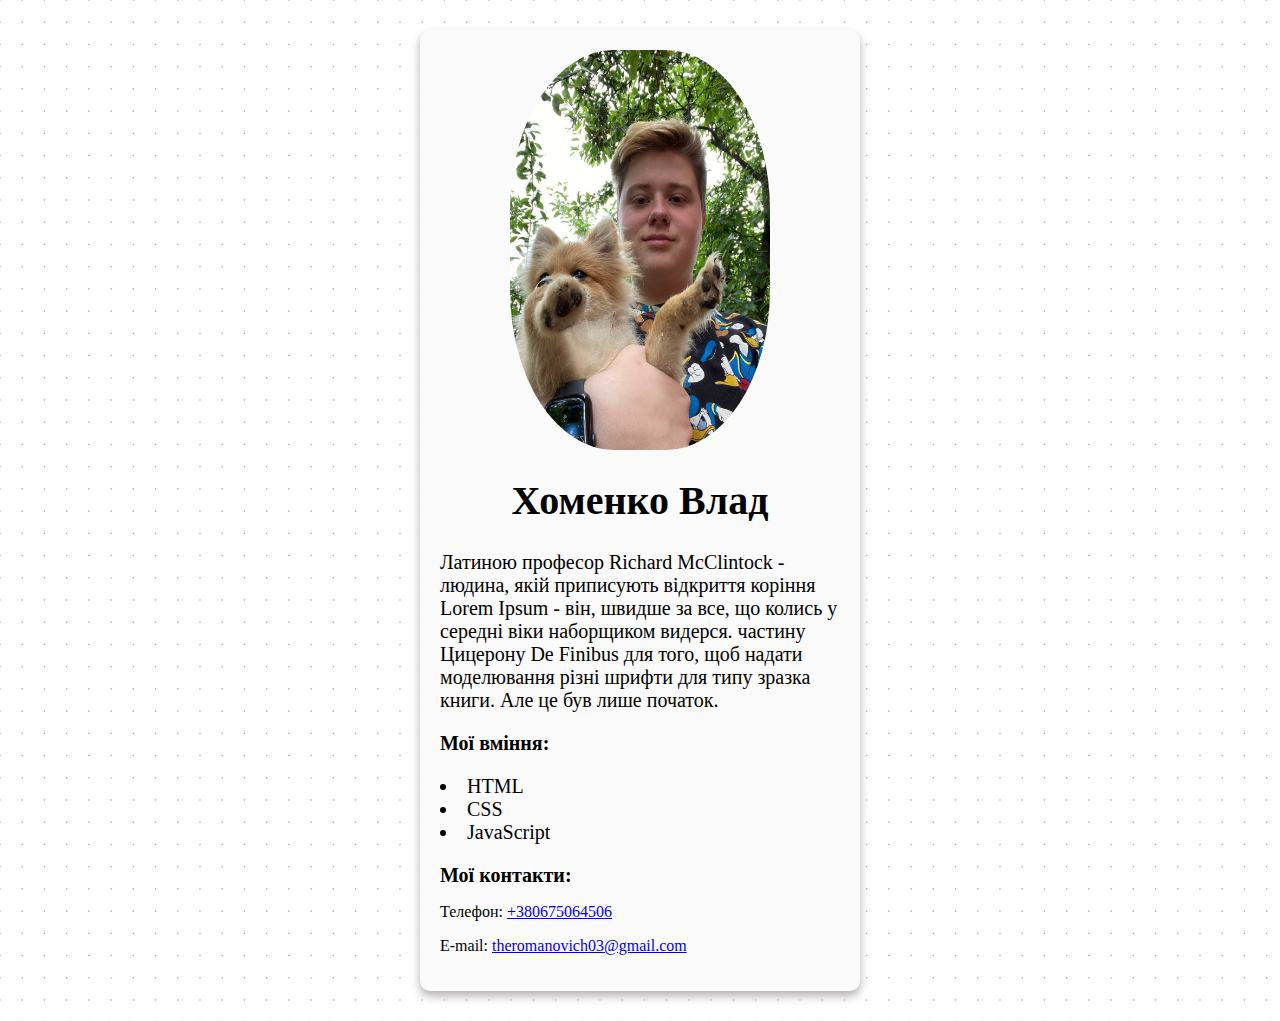
<file: cv/index.html>
<!DOCTYPE html>
<html lang="en">

<head>
    <meta charset="UTF-8">
    <meta http-equiv="X-UA-Compatible" content="IE=edge">
    <link href="style.css" rel="stylesheet" type="text/css">
    <meta name="viewport" content="width=device-width, initial-scale=1.0">
    <title>Візитка</title>
</head>

<body>
    <div class="card">
        <img class="card-photo" src="img/photo_2022-09-20_14-38-18.jpg" alt="Vlad Khomenko">
        <h1 class="card-title">Хоменко Влад</h1>
        <div class="card-text">
            <p>Латиною професор Richard McClintock - людина, якій приписують відкриття коріння
                Lorem Ipsum - він, швидше за все, що колись у середні віки наборщиком видерся.
                частину Цицерону De Finibus для того, щоб надати моделювання
                різні шрифти для типу зразка книги. Але це був лише початок.</p>

        </div>
        <h2 class="card-subtitle">Мої вміння:</h2>
        <ul class="card-list">
            <li>HTML</li>
            <li>CSS</li>
            <li>JavaScript</li>

        </ul>
        <h2 class="card-subtitle">Мої контакти:</h2>
        <p>Телефон: <a href="tell:+380675064506">+380675064506</a></p>
        <p>E-mail: <a href="mailto:theromanovich03@gmail.com">theromanovich03@gmail.com</a></p>

    </div>

</body>

</html>
</file>
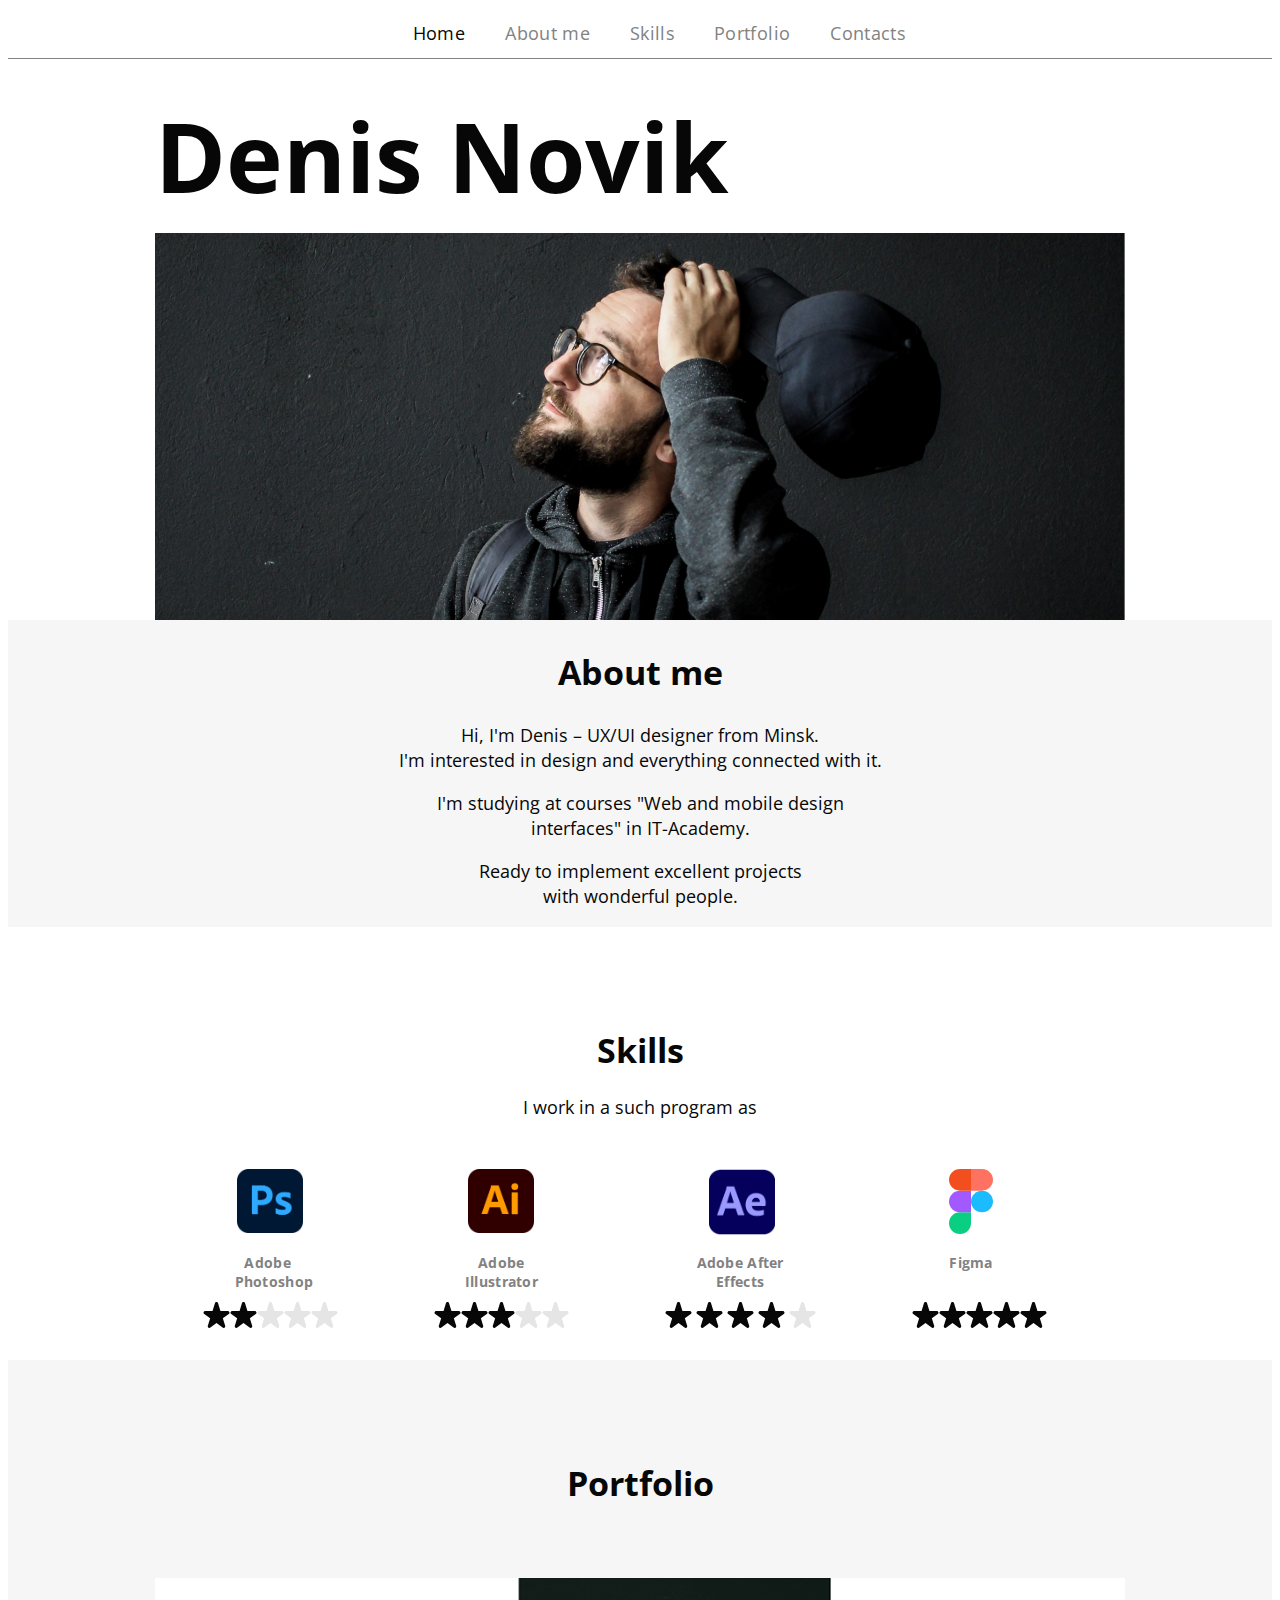
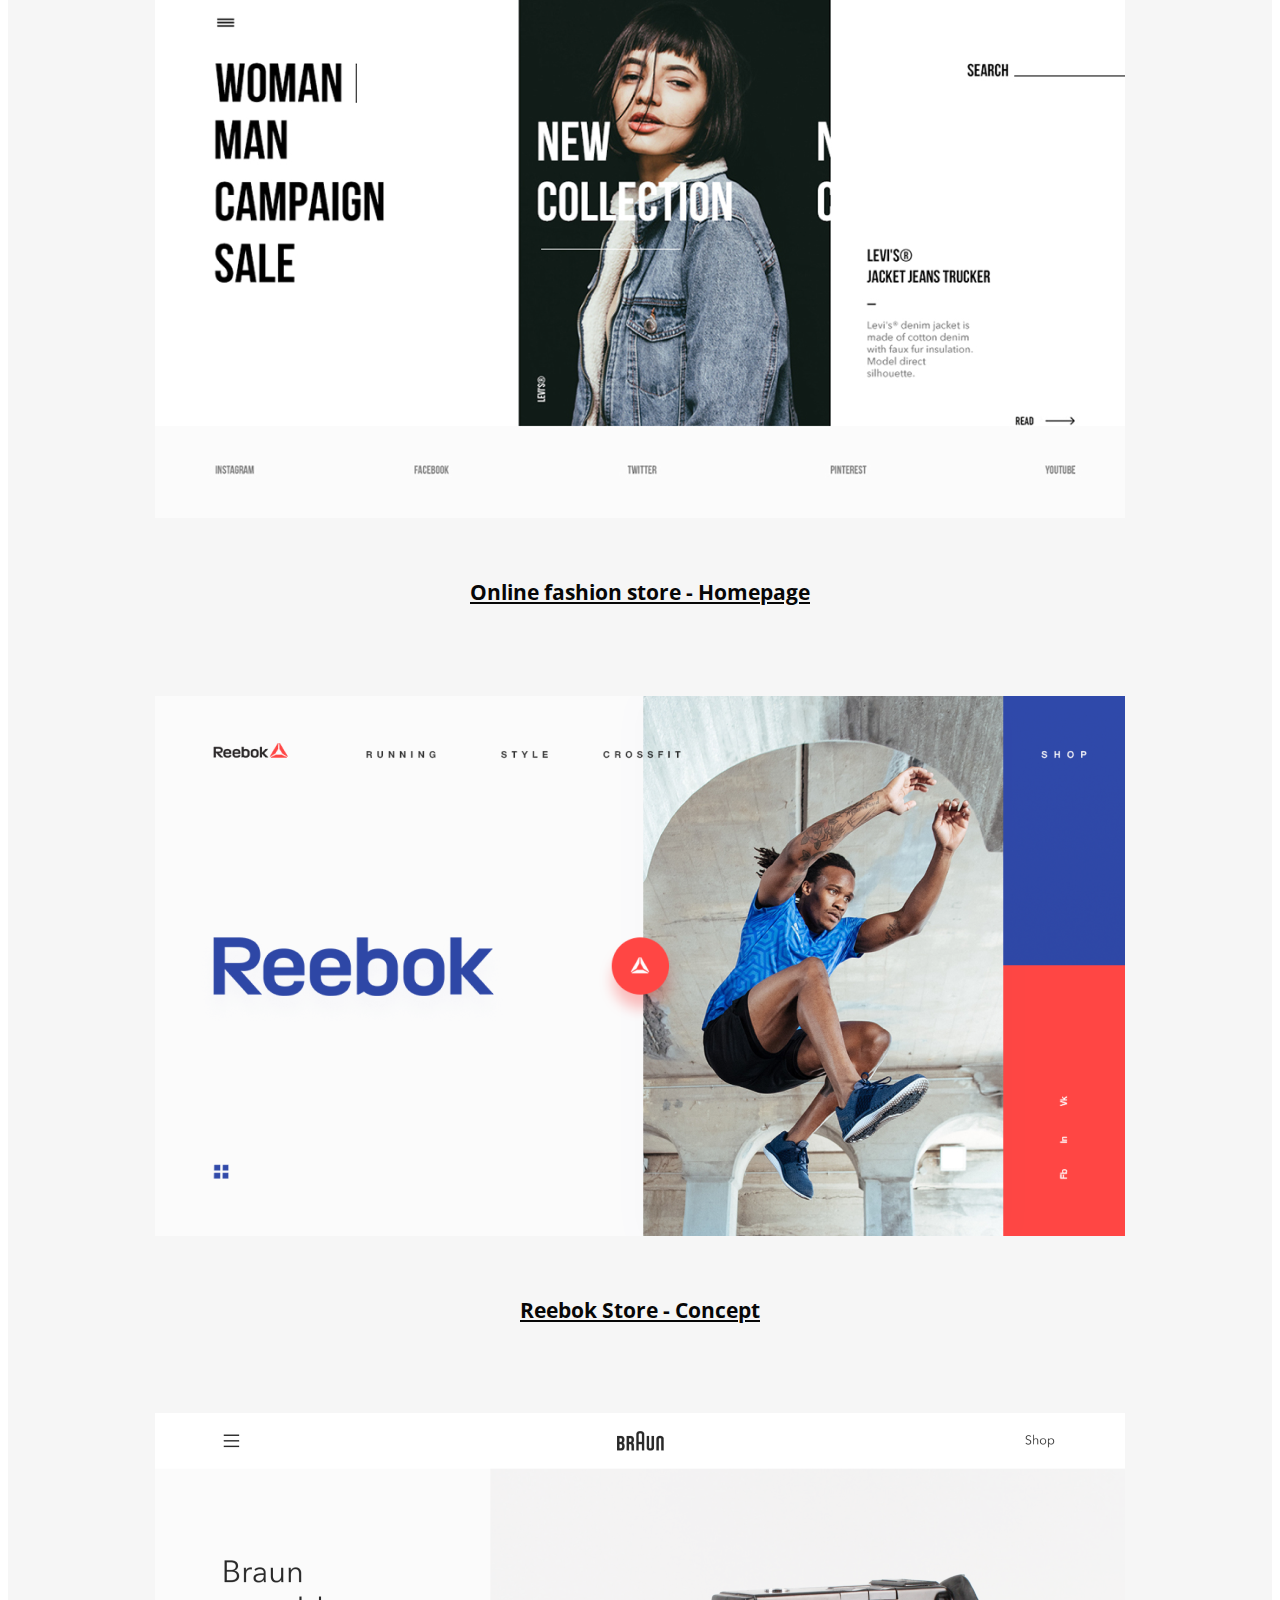
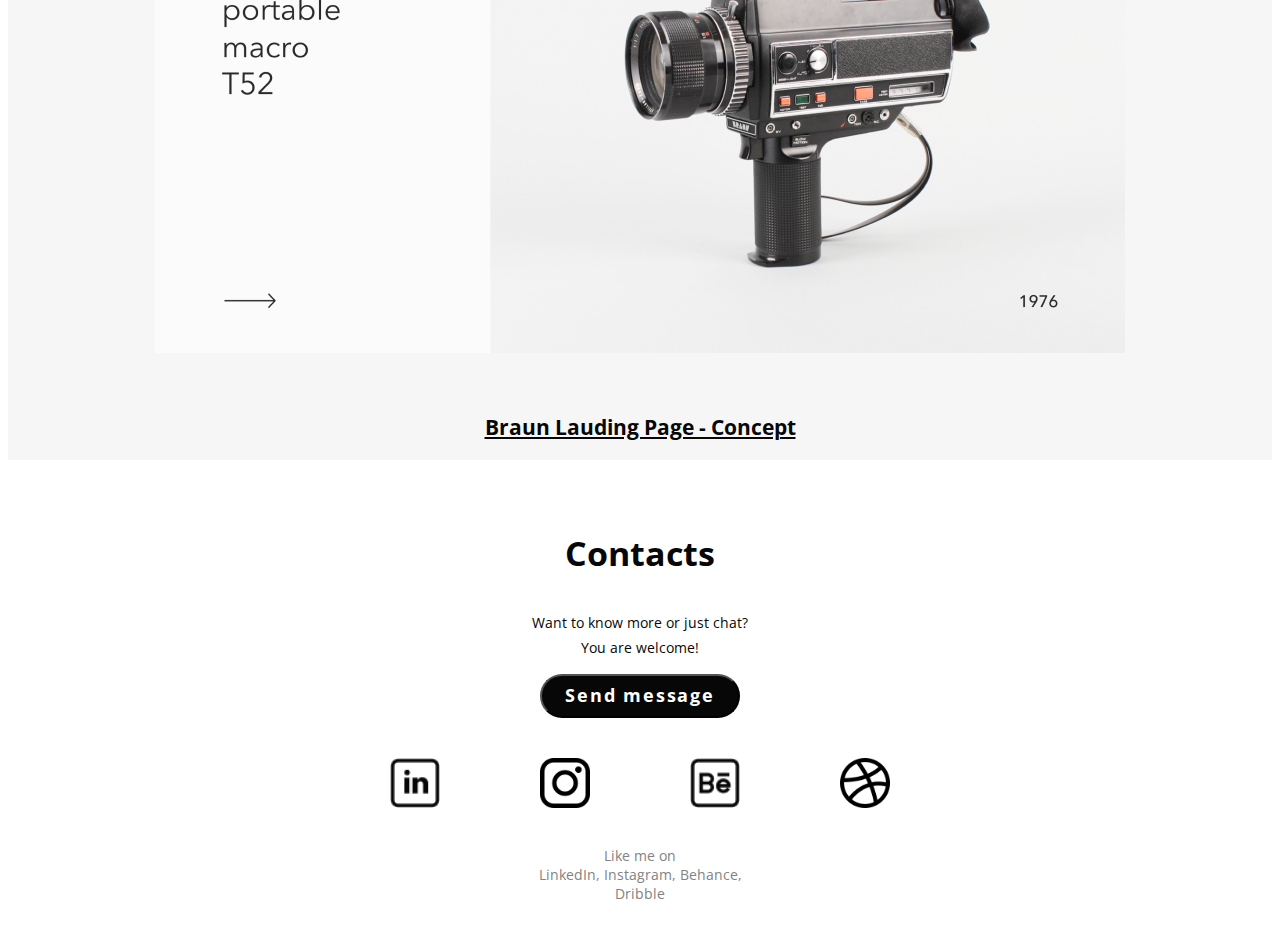
<file: denis/index.html>
<!DOCTYPE html>
<html lang="en">
<head>
    <meta charset="UTF-8">
    <meta http-equiv="X-UA-Compatible" content="IE=edge">
    <meta name="viewport" content="width=device-width, initial-scale=1.0">
    <link rel="stylesheet" href="style.css">
    <link rel="preconnect" href="https://fonts.googleapis.com">
<link rel="preconnect" href="https://fonts.gstatic.com" crossorigin>
<link href="https://fonts.googleapis.com/css2?family=Caveat&family=Open+Sans:wght@700&display=swap" rel="stylesheet">
<link rel="preconnect" href="https://fonts.googleapis.com">
<link rel="preconnect" href="https://fonts.gstatic.com" crossorigin>
<link href="https://fonts.googleapis.com/css2?family=Caveat&family=Open+Sans:wght@400;700&display=swap" rel="stylesheet">
    <title>Document</title>
</head>
<body class="page">
    <section class="section-whiteback">
  
        <div class="container">
            <nav class="menu">
                <ul class="menu__list">
                <a href="#"><li class="menu__element menu__element__home">Home</li></a>
                <a href="#aboutmeinfo"><li class="menu__element menu__element__about">About me</li></a>
                <a href="#myskills"><li class="menu__element menu__element__skills">Skills</li></a>
                <a href="#myportfolio"><li class="menu__element menu__element__portfolio">Portfolio</li></a>
                <a href="#mycontacts"><li class="menu__element menu__element__contacts">Contacts</li></a>
              
                
                </ul>
            </nav>
    
        </div>
        <div class="main-title">
            <h1 class="main-title__element">Denis Novik</h1> </div>
        
       <div class ="main-image">
        <img src="img/photox940.jpg" alt="denis" class="denis-image"></div>
    
</section>
<section class="section-greyback">
<div class="text"> <h2 class="section-greyback__subtitle">About me</h2>
    <p class="main-section-text">Hi, I'm Denis – UX/UI designer from Minsk. <br> I'm interested in design and everything connected with it.</p>
    <p class="main-section-text">I'm studying at courses "Web and mobile design <br> interfaces" in IT-Academy.</p>
    <p class="main-section-text">Ready to implement excellent projects <br> with wonderful people.</p>
</div>
</section>
<section class="program-section">
 <div class="program-section-div"> <h2 class="title__skills">
    Skills
</h2>
<h3 class="program-section__subtitle">I work in a such program as</h3>
</div>
<div class="photo-div-main">
        <div class="photo-div">
                 <div class="photoshop-div"> <img src="img/Adobe_Photoshop_CC_icon.svg.png" class="photoshopicon" alt=""></div>
            
                 <div class="illustrator-div"><img src="img/Adobe_Illustrator_CC_icon.svg.png" class="illustratoricon" alt=""></div>
                 <div class="aftereffects-div"><img src="img/en-adobe-affter-effect-logo-english.png" class="aftereffectsicon" alt=""></div>
             <div class="figma-div"><img src="img/Figma-logo.svg" class="figmaicon" alt=""></div>
        </div>
</div>
    <div class="text-div">
    <div class="photoshop-text"> <p>Adobe Photoshop</p></div>
    <div class="illustrator-text"> <p>Adobe Illustrator</p></div>
    <div class="aftereffects-text"> <p>Adobe After Effects</p></div>
    <div class="figma-text"> <p>Figma</p></div>
</div>
<div class="div-icons">
    <div class="div-icons__photoshop"><svg width="27" height="26" viewBox="0 0 27 26" fill="none" xmlns="http://www.w3.org/2000/svg">
        <path d="M7.41471 25.6211C6.78429 26.1123 6.14017 26.1259 5.48235 25.662C4.82453 25.1982 4.60525 24.5843 4.82452 23.8203L7.16802 16.2485L1.20649 12.0329C0.54867 11.5691 0.350226 10.9551 0.611163 10.1911C0.871003 9.42715 1.39836 9.04516 2.19323 9.04516H9.55263L11.9372 1.18692C12.0743 0.804923 12.287 0.511331 12.5753 0.306144C12.8626 0.102048 13.1707 0 13.4996 0C13.8285 0 14.1366 0.102048 14.4238 0.306144C14.7122 0.511331 14.9249 0.804923 15.0619 1.18692L17.4465 9.04516H24.8059C25.6008 9.04516 26.1287 9.42715 26.3896 10.1911C26.6495 10.9551 26.4505 11.5691 25.7927 12.0329L19.8311 16.2485L22.1746 23.8203C22.3939 24.5843 22.1746 25.1982 21.5168 25.662C20.859 26.1259 20.2149 26.1123 19.5844 25.6211L13.4996 20.9962L7.41471 25.6211Z" fill="#070707"/>
        </svg>
        <svg width="27" height="26" viewBox="0 0 27 26" fill="none" xmlns="http://www.w3.org/2000/svg">
            <path d="M7.41471 25.6211C6.78429 26.1123 6.14017 26.1259 5.48235 25.662C4.82453 25.1982 4.60525 24.5843 4.82452 23.8203L7.16802 16.2485L1.20649 12.0329C0.54867 11.5691 0.350226 10.9551 0.611163 10.1911C0.871003 9.42715 1.39836 9.04516 2.19323 9.04516H9.55263L11.9372 1.18692C12.0743 0.804923 12.287 0.511331 12.5753 0.306144C12.8626 0.102048 13.1707 0 13.4996 0C13.8285 0 14.1366 0.102048 14.4238 0.306144C14.7122 0.511331 14.9249 0.804923 15.0619 1.18692L17.4465 9.04516H24.8059C25.6008 9.04516 26.1287 9.42715 26.3896 10.1911C26.6495 10.9551 26.4505 11.5691 25.7927 12.0329L19.8311 16.2485L22.1746 23.8203C22.3939 24.5843 22.1746 25.1982 21.5168 25.662C20.859 26.1259 20.2149 26.1123 19.5844 25.6211L13.4996 20.9962L7.41471 25.6211Z" fill="#070707"/>
            </svg>
            <svg width="27" height="26" viewBox="0 0 27 26" fill="none" xmlns="http://www.w3.org/2000/svg">
                <path d="M7.41471 25.6211C6.78429 26.1123 6.14017 26.1259 5.48235 25.662C4.82452 25.1982 4.60525 24.5843 4.82452 23.8203L7.16802 16.2485L1.20649 12.0329C0.54867 11.5691 0.350226 10.9551 0.611163 10.1911C0.871003 9.42715 1.39836 9.04516 2.19323 9.04516H9.55264L11.9372 1.18692C12.0743 0.804923 12.287 0.511331 12.5753 0.306144C12.8626 0.102048 13.1707 0 13.4996 0C13.8285 0 14.1366 0.102048 14.4238 0.306144C14.7122 0.511331 14.9249 0.804923 15.0619 1.18692L17.4465 9.04516H24.8059C25.6008 9.04516 26.1287 9.42715 26.3896 10.1911C26.6495 10.9551 26.4505 11.5691 25.7927 12.0329L19.8311 16.2485L22.1746 23.8203C22.3939 24.5843 22.1746 25.1982 21.5168 25.662C20.859 26.1259 20.2149 26.1123 19.5844 25.6211L13.4996 20.9962L7.41471 25.6211Z" fill="#E5E5E5"/>
                </svg>
                
                <svg width="27" height="26" viewBox="0 0 27 26" fill="none" xmlns="http://www.w3.org/2000/svg">
                    <path d="M7.41471 25.6211C6.78429 26.1123 6.14017 26.1259 5.48235 25.662C4.82452 25.1982 4.60525 24.5843 4.82452 23.8203L7.16802 16.2485L1.20649 12.0329C0.54867 11.5691 0.350226 10.9551 0.611163 10.1911C0.871003 9.42715 1.39836 9.04516 2.19323 9.04516H9.55264L11.9372 1.18692C12.0743 0.804923 12.287 0.511331 12.5753 0.306144C12.8626 0.102048 13.1707 0 13.4996 0C13.8285 0 14.1366 0.102048 14.4238 0.306144C14.7122 0.511331 14.9249 0.804923 15.0619 1.18692L17.4465 9.04516H24.8059C25.6008 9.04516 26.1287 9.42715 26.3896 10.1911C26.6495 10.9551 26.4505 11.5691 25.7927 12.0329L19.8311 16.2485L22.1746 23.8203C22.3939 24.5843 22.1746 25.1982 21.5168 25.662C20.859 26.1259 20.2149 26.1123 19.5844 25.6211L13.4996 20.9962L7.41471 25.6211Z" fill="#E5E5E5"/>
                    </svg>
                    <svg width="27" height="26" viewBox="0 0 27 26" fill="none" xmlns="http://www.w3.org/2000/svg">
                        <path d="M7.41471 25.6211C6.78429 26.1123 6.14017 26.1259 5.48235 25.662C4.82452 25.1982 4.60525 24.5843 4.82452 23.8203L7.16802 16.2485L1.20649 12.0329C0.54867 11.5691 0.350226 10.9551 0.611163 10.1911C0.871003 9.42715 1.39836 9.04516 2.19323 9.04516H9.55264L11.9372 1.18692C12.0743 0.804923 12.287 0.511331 12.5753 0.306144C12.8626 0.102048 13.1707 0 13.4996 0C13.8285 0 14.1366 0.102048 14.4238 0.306144C14.7122 0.511331 14.9249 0.804923 15.0619 1.18692L17.4465 9.04516H24.8059C25.6008 9.04516 26.1287 9.42715 26.3896 10.1911C26.6495 10.9551 26.4505 11.5691 25.7927 12.0329L19.8311 16.2485L22.1746 23.8203C22.3939 24.5843 22.1746 25.1982 21.5168 25.662C20.859 26.1259 20.2149 26.1123 19.5844 25.6211L13.4996 20.9962L7.41471 25.6211Z" fill="#E5E5E5"/>
                        </svg>
                        
        </div>
        <div class="div-icons__illustrator">
            <svg width="27" height="26" viewBox="0 0 27 26" fill="none" xmlns="http://www.w3.org/2000/svg">
                <path d="M7.41471 25.6211C6.78429 26.1123 6.14017 26.1259 5.48235 25.662C4.82453 25.1982 4.60525 24.5843 4.82452 23.8203L7.16802 16.2485L1.20649 12.0329C0.54867 11.5691 0.350226 10.9551 0.611163 10.1911C0.871003 9.42715 1.39836 9.04516 2.19323 9.04516H9.55263L11.9372 1.18692C12.0743 0.804923 12.287 0.511331 12.5753 0.306144C12.8626 0.102048 13.1707 0 13.4996 0C13.8285 0 14.1366 0.102048 14.4238 0.306144C14.7122 0.511331 14.9249 0.804923 15.0619 1.18692L17.4465 9.04516H24.8059C25.6008 9.04516 26.1287 9.42715 26.3896 10.1911C26.6495 10.9551 26.4505 11.5691 25.7927 12.0329L19.8311 16.2485L22.1746 23.8203C22.3939 24.5843 22.1746 25.1982 21.5168 25.662C20.859 26.1259 20.2149 26.1123 19.5844 25.6211L13.4996 20.9962L7.41471 25.6211Z" fill="#070707"/>
                </svg>
                <svg width="27" height="26" viewBox="0 0 27 26" fill="none" xmlns="http://www.w3.org/2000/svg">
                    <path d="M7.41471 25.6211C6.78429 26.1123 6.14017 26.1259 5.48235 25.662C4.82453 25.1982 4.60525 24.5843 4.82452 23.8203L7.16802 16.2485L1.20649 12.0329C0.54867 11.5691 0.350226 10.9551 0.611163 10.1911C0.871003 9.42715 1.39836 9.04516 2.19323 9.04516H9.55263L11.9372 1.18692C12.0743 0.804923 12.287 0.511331 12.5753 0.306144C12.8626 0.102048 13.1707 0 13.4996 0C13.8285 0 14.1366 0.102048 14.4238 0.306144C14.7122 0.511331 14.9249 0.804923 15.0619 1.18692L17.4465 9.04516H24.8059C25.6008 9.04516 26.1287 9.42715 26.3896 10.1911C26.6495 10.9551 26.4505 11.5691 25.7927 12.0329L19.8311 16.2485L22.1746 23.8203C22.3939 24.5843 22.1746 25.1982 21.5168 25.662C20.859 26.1259 20.2149 26.1123 19.5844 25.6211L13.4996 20.9962L7.41471 25.6211Z" fill="#070707"/>
                    </svg>
                    <svg width="27" height="26" viewBox="0 0 27 26" fill="none" xmlns="http://www.w3.org/2000/svg">
                        <path d="M7.41471 25.6211C6.78429 26.1123 6.14017 26.1259 5.48235 25.662C4.82453 25.1982 4.60525 24.5843 4.82452 23.8203L7.16802 16.2485L1.20649 12.0329C0.54867 11.5691 0.350226 10.9551 0.611163 10.1911C0.871003 9.42715 1.39836 9.04516 2.19323 9.04516H9.55263L11.9372 1.18692C12.0743 0.804923 12.287 0.511331 12.5753 0.306144C12.8626 0.102048 13.1707 0 13.4996 0C13.8285 0 14.1366 0.102048 14.4238 0.306144C14.7122 0.511331 14.9249 0.804923 15.0619 1.18692L17.4465 9.04516H24.8059C25.6008 9.04516 26.1287 9.42715 26.3896 10.1911C26.6495 10.9551 26.4505 11.5691 25.7927 12.0329L19.8311 16.2485L22.1746 23.8203C22.3939 24.5843 22.1746 25.1982 21.5168 25.662C20.859 26.1259 20.2149 26.1123 19.5844 25.6211L13.4996 20.9962L7.41471 25.6211Z" fill="#070707"/>
                        </svg>
                        <svg width="27" height="26" viewBox="0 0 27 26" fill="none" xmlns="http://www.w3.org/2000/svg">
                            <path d="M7.41471 25.6211C6.78429 26.1123 6.14017 26.1259 5.48235 25.662C4.82452 25.1982 4.60525 24.5843 4.82452 23.8203L7.16802 16.2485L1.20649 12.0329C0.54867 11.5691 0.350226 10.9551 0.611163 10.1911C0.871003 9.42715 1.39836 9.04516 2.19323 9.04516H9.55264L11.9372 1.18692C12.0743 0.804923 12.287 0.511331 12.5753 0.306144C12.8626 0.102048 13.1707 0 13.4996 0C13.8285 0 14.1366 0.102048 14.4238 0.306144C14.7122 0.511331 14.9249 0.804923 15.0619 1.18692L17.4465 9.04516H24.8059C25.6008 9.04516 26.1287 9.42715 26.3896 10.1911C26.6495 10.9551 26.4505 11.5691 25.7927 12.0329L19.8311 16.2485L22.1746 23.8203C22.3939 24.5843 22.1746 25.1982 21.5168 25.662C20.859 26.1259 20.2149 26.1123 19.5844 25.6211L13.4996 20.9962L7.41471 25.6211Z" fill="#E5E5E5"/>
                            </svg>
                            <svg width="27" height="26" viewBox="0 0 27 26" fill="none" xmlns="http://www.w3.org/2000/svg">
                                <path d="M7.41471 25.6211C6.78429 26.1123 6.14017 26.1259 5.48235 25.662C4.82452 25.1982 4.60525 24.5843 4.82452 23.8203L7.16802 16.2485L1.20649 12.0329C0.54867 11.5691 0.350226 10.9551 0.611163 10.1911C0.871003 9.42715 1.39836 9.04516 2.19323 9.04516H9.55264L11.9372 1.18692C12.0743 0.804923 12.287 0.511331 12.5753 0.306144C12.8626 0.102048 13.1707 0 13.4996 0C13.8285 0 14.1366 0.102048 14.4238 0.306144C14.7122 0.511331 14.9249 0.804923 15.0619 1.18692L17.4465 9.04516H24.8059C25.6008 9.04516 26.1287 9.42715 26.3896 10.1911C26.6495 10.9551 26.4505 11.5691 25.7927 12.0329L19.8311 16.2485L22.1746 23.8203C22.3939 24.5843 22.1746 25.1982 21.5168 25.662C20.859 26.1259 20.2149 26.1123 19.5844 25.6211L13.4996 20.9962L7.41471 25.6211Z" fill="#E5E5E5"/>
                                </svg>
        </div>
        <div class="div-icons__aftereffects">
            <svg width="27" height="26" viewBox="0 0 27 26" fill="none" xmlns="http://www.w3.org/2000/svg">
                <path d="M7.41471 25.6211C6.78429 26.1123 6.14017 26.1259 5.48235 25.662C4.82453 25.1982 4.60525 24.5843 4.82452 23.8203L7.16802 16.2485L1.20649 12.0329C0.54867 11.5691 0.350226 10.9551 0.611163 10.1911C0.871003 9.42715 1.39836 9.04516 2.19323 9.04516H9.55263L11.9372 1.18692C12.0743 0.804923 12.287 0.511331 12.5753 0.306144C12.8626 0.102048 13.1707 0 13.4996 0C13.8285 0 14.1366 0.102048 14.4238 0.306144C14.7122 0.511331 14.9249 0.804923 15.0619 1.18692L17.4465 9.04516H24.8059C25.6008 9.04516 26.1287 9.42715 26.3896 10.1911C26.6495 10.9551 26.4505 11.5691 25.7927 12.0329L19.8311 16.2485L22.1746 23.8203C22.3939 24.5843 22.1746 25.1982 21.5168 25.662C20.859 26.1259 20.2149 26.1123 19.5844 25.6211L13.4996 20.9962L7.41471 25.6211Z" fill="#070707"/>
                </svg>
                <svg width="27" height="26" viewBox="0 0 27 26" fill="none" xmlns="http://www.w3.org/2000/svg">
                    <path d="M7.41471 25.6211C6.78429 26.1123 6.14017 26.1259 5.48235 25.662C4.82453 25.1982 4.60525 24.5843 4.82452 23.8203L7.16802 16.2485L1.20649 12.0329C0.54867 11.5691 0.350226 10.9551 0.611163 10.1911C0.871003 9.42715 1.39836 9.04516 2.19323 9.04516H9.55263L11.9372 1.18692C12.0743 0.804923 12.287 0.511331 12.5753 0.306144C12.8626 0.102048 13.1707 0 13.4996 0C13.8285 0 14.1366 0.102048 14.4238 0.306144C14.7122 0.511331 14.9249 0.804923 15.0619 1.18692L17.4465 9.04516H24.8059C25.6008 9.04516 26.1287 9.42715 26.3896 10.1911C26.6495 10.9551 26.4505 11.5691 25.7927 12.0329L19.8311 16.2485L22.1746 23.8203C22.3939 24.5843 22.1746 25.1982 21.5168 25.662C20.859 26.1259 20.2149 26.1123 19.5844 25.6211L13.4996 20.9962L7.41471 25.6211Z" fill="#070707"/>
                    </svg>
                    <svg width="27" height="26" viewBox="0 0 27 26" fill="none" xmlns="http://www.w3.org/2000/svg">
                        <path d="M7.41471 25.6211C6.78429 26.1123 6.14017 26.1259 5.48235 25.662C4.82453 25.1982 4.60525 24.5843 4.82452 23.8203L7.16802 16.2485L1.20649 12.0329C0.54867 11.5691 0.350226 10.9551 0.611163 10.1911C0.871003 9.42715 1.39836 9.04516 2.19323 9.04516H9.55263L11.9372 1.18692C12.0743 0.804923 12.287 0.511331 12.5753 0.306144C12.8626 0.102048 13.1707 0 13.4996 0C13.8285 0 14.1366 0.102048 14.4238 0.306144C14.7122 0.511331 14.9249 0.804923 15.0619 1.18692L17.4465 9.04516H24.8059C25.6008 9.04516 26.1287 9.42715 26.3896 10.1911C26.6495 10.9551 26.4505 11.5691 25.7927 12.0329L19.8311 16.2485L22.1746 23.8203C22.3939 24.5843 22.1746 25.1982 21.5168 25.662C20.859 26.1259 20.2149 26.1123 19.5844 25.6211L13.4996 20.9962L7.41471 25.6211Z" fill="#070707"/>
                        </svg>
                        <svg width="27" height="26" viewBox="0 0 27 26" fill="none" xmlns="http://www.w3.org/2000/svg">
                            <path d="M7.41471 25.6211C6.78429 26.1123 6.14017 26.1259 5.48235 25.662C4.82453 25.1982 4.60525 24.5843 4.82452 23.8203L7.16802 16.2485L1.20649 12.0329C0.54867 11.5691 0.350226 10.9551 0.611163 10.1911C0.871003 9.42715 1.39836 9.04516 2.19323 9.04516H9.55263L11.9372 1.18692C12.0743 0.804923 12.287 0.511331 12.5753 0.306144C12.8626 0.102048 13.1707 0 13.4996 0C13.8285 0 14.1366 0.102048 14.4238 0.306144C14.7122 0.511331 14.9249 0.804923 15.0619 1.18692L17.4465 9.04516H24.8059C25.6008 9.04516 26.1287 9.42715 26.3896 10.1911C26.6495 10.9551 26.4505 11.5691 25.7927 12.0329L19.8311 16.2485L22.1746 23.8203C22.3939 24.5843 22.1746 25.1982 21.5168 25.662C20.859 26.1259 20.2149 26.1123 19.5844 25.6211L13.4996 20.9962L7.41471 25.6211Z" fill="#070707"/>
                            </svg>
                            <svg width="27" height="26" viewBox="0 0 27 26" fill="none" xmlns="http://www.w3.org/2000/svg">
                                <path d="M7.41471 25.6211C6.78429 26.1123 6.14017 26.1259 5.48235 25.662C4.82452 25.1982 4.60525 24.5843 4.82452 23.8203L7.16802 16.2485L1.20649 12.0329C0.54867 11.5691 0.350226 10.9551 0.611163 10.1911C0.871003 9.42715 1.39836 9.04516 2.19323 9.04516H9.55264L11.9372 1.18692C12.0743 0.804923 12.287 0.511331 12.5753 0.306144C12.8626 0.102048 13.1707 0 13.4996 0C13.8285 0 14.1366 0.102048 14.4238 0.306144C14.7122 0.511331 14.9249 0.804923 15.0619 1.18692L17.4465 9.04516H24.8059C25.6008 9.04516 26.1287 9.42715 26.3896 10.1911C26.6495 10.9551 26.4505 11.5691 25.7927 12.0329L19.8311 16.2485L22.1746 23.8203C22.3939 24.5843 22.1746 25.1982 21.5168 25.662C20.859 26.1259 20.2149 26.1123 19.5844 25.6211L13.4996 20.9962L7.41471 25.6211Z" fill="#E5E5E5"/>
                                </svg>
        </div>
        <div class="div-icons__figma">
            <svg width="27" height="26" viewBox="0 0 27 26" fill="none" xmlns="http://www.w3.org/2000/svg">
                <path d="M7.41471 25.6211C6.78429 26.1123 6.14017 26.1259 5.48235 25.662C4.82453 25.1982 4.60525 24.5843 4.82452 23.8203L7.16802 16.2485L1.20649 12.0329C0.54867 11.5691 0.350226 10.9551 0.611163 10.1911C0.871003 9.42715 1.39836 9.04516 2.19323 9.04516H9.55263L11.9372 1.18692C12.0743 0.804923 12.287 0.511331 12.5753 0.306144C12.8626 0.102048 13.1707 0 13.4996 0C13.8285 0 14.1366 0.102048 14.4238 0.306144C14.7122 0.511331 14.9249 0.804923 15.0619 1.18692L17.4465 9.04516H24.8059C25.6008 9.04516 26.1287 9.42715 26.3896 10.1911C26.6495 10.9551 26.4505 11.5691 25.7927 12.0329L19.8311 16.2485L22.1746 23.8203C22.3939 24.5843 22.1746 25.1982 21.5168 25.662C20.859 26.1259 20.2149 26.1123 19.5844 25.6211L13.4996 20.9962L7.41471 25.6211Z" fill="#070707"/>
                </svg>
                <svg width="27" height="26" viewBox="0 0 27 26" fill="none" xmlns="http://www.w3.org/2000/svg">
                    <path d="M7.41471 25.6211C6.78429 26.1123 6.14017 26.1259 5.48235 25.662C4.82453 25.1982 4.60525 24.5843 4.82452 23.8203L7.16802 16.2485L1.20649 12.0329C0.54867 11.5691 0.350226 10.9551 0.611163 10.1911C0.871003 9.42715 1.39836 9.04516 2.19323 9.04516H9.55263L11.9372 1.18692C12.0743 0.804923 12.287 0.511331 12.5753 0.306144C12.8626 0.102048 13.1707 0 13.4996 0C13.8285 0 14.1366 0.102048 14.4238 0.306144C14.7122 0.511331 14.9249 0.804923 15.0619 1.18692L17.4465 9.04516H24.8059C25.6008 9.04516 26.1287 9.42715 26.3896 10.1911C26.6495 10.9551 26.4505 11.5691 25.7927 12.0329L19.8311 16.2485L22.1746 23.8203C22.3939 24.5843 22.1746 25.1982 21.5168 25.662C20.859 26.1259 20.2149 26.1123 19.5844 25.6211L13.4996 20.9962L7.41471 25.6211Z" fill="#070707"/>
                    </svg>
                    <svg width="27" height="26" viewBox="0 0 27 26" fill="none" xmlns="http://www.w3.org/2000/svg">
                        <path d="M7.41471 25.6211C6.78429 26.1123 6.14017 26.1259 5.48235 25.662C4.82453 25.1982 4.60525 24.5843 4.82452 23.8203L7.16802 16.2485L1.20649 12.0329C0.54867 11.5691 0.350226 10.9551 0.611163 10.1911C0.871003 9.42715 1.39836 9.04516 2.19323 9.04516H9.55263L11.9372 1.18692C12.0743 0.804923 12.287 0.511331 12.5753 0.306144C12.8626 0.102048 13.1707 0 13.4996 0C13.8285 0 14.1366 0.102048 14.4238 0.306144C14.7122 0.511331 14.9249 0.804923 15.0619 1.18692L17.4465 9.04516H24.8059C25.6008 9.04516 26.1287 9.42715 26.3896 10.1911C26.6495 10.9551 26.4505 11.5691 25.7927 12.0329L19.8311 16.2485L22.1746 23.8203C22.3939 24.5843 22.1746 25.1982 21.5168 25.662C20.859 26.1259 20.2149 26.1123 19.5844 25.6211L13.4996 20.9962L7.41471 25.6211Z" fill="#070707"/>
                        </svg>
                        <svg width="27" height="26" viewBox="0 0 27 26" fill="none" xmlns="http://www.w3.org/2000/svg">
                            <path d="M7.41471 25.6211C6.78429 26.1123 6.14017 26.1259 5.48235 25.662C4.82453 25.1982 4.60525 24.5843 4.82452 23.8203L7.16802 16.2485L1.20649 12.0329C0.54867 11.5691 0.350226 10.9551 0.611163 10.1911C0.871003 9.42715 1.39836 9.04516 2.19323 9.04516H9.55263L11.9372 1.18692C12.0743 0.804923 12.287 0.511331 12.5753 0.306144C12.8626 0.102048 13.1707 0 13.4996 0C13.8285 0 14.1366 0.102048 14.4238 0.306144C14.7122 0.511331 14.9249 0.804923 15.0619 1.18692L17.4465 9.04516H24.8059C25.6008 9.04516 26.1287 9.42715 26.3896 10.1911C26.6495 10.9551 26.4505 11.5691 25.7927 12.0329L19.8311 16.2485L22.1746 23.8203C22.3939 24.5843 22.1746 25.1982 21.5168 25.662C20.859 26.1259 20.2149 26.1123 19.5844 25.6211L13.4996 20.9962L7.41471 25.6211Z" fill="#070707"/>
                            </svg>
                            <svg width="27" height="26" viewBox="0 0 27 26" fill="none" xmlns="http://www.w3.org/2000/svg">
                                <path d="M7.41471 25.6211C6.78429 26.1123 6.14017 26.1259 5.48235 25.662C4.82453 25.1982 4.60525 24.5843 4.82452 23.8203L7.16802 16.2485L1.20649 12.0329C0.54867 11.5691 0.350226 10.9551 0.611163 10.1911C0.871003 9.42715 1.39836 9.04516 2.19323 9.04516H9.55263L11.9372 1.18692C12.0743 0.804923 12.287 0.511331 12.5753 0.306144C12.8626 0.102048 13.1707 0 13.4996 0C13.8285 0 14.1366 0.102048 14.4238 0.306144C14.7122 0.511331 14.9249 0.804923 15.0619 1.18692L17.4465 9.04516H24.8059C25.6008 9.04516 26.1287 9.42715 26.3896 10.1911C26.6495 10.9551 26.4505 11.5691 25.7927 12.0329L19.8311 16.2485L22.1746 23.8203C22.3939 24.5843 22.1746 25.1982 21.5168 25.662C20.859 26.1259 20.2149 26.1123 19.5844 25.6211L13.4996 20.9962L7.41471 25.6211Z" fill="#070707"/>
                                </svg>
        </div>
</div>
</section>
<section class="section-portfolio">
    <div>
        <h2 class="title-portfolio">
            Portfolio
        </h2>
    </div>
    <div class="fashion-div">
        <img src="img/Fashion-Store.png" class="fashionimg" alt="">
        
    </div>
    <div class="fashion-text-div"><h3>Online fashion store - Homepage</h3></div>
    <div class="reebok-div">
        <img src="img/reebok_web.png"  class="reebokimg" alt="">
        
    </div>
    <div class="reebok-text-div"><h3>Reebok Store - Concept</h3></div>
    <div class="braun-div">
        <img src="img/braun-landing.png"  class="braunimg" alt="">
        
    </div>
    <div class="braun-text-div"><h3>Braun Lauding Page - Concept</h3></div>
</section>


<section class="footer-section">
   
    <div class="footer-section-div">
        <h3 class="footer-section__title">Contacts</h3>
        </div>

        <div>
            <div class="footer-text">
         <p class="footer-text__element">Want to know more or just chat?
         <br> You are welcome!</p>
        </div>
        </div>

    <div class="footer-button">
        <button>Send message</button>
    </div>
    <div class="footer-icons-div">
        <div class="linkedin-icon-div"><img src="img/linkedin-image.png" class="linkedin-icon" alt=""></div>
        <div class="instagram-icon-div"><img src="img/instagram.png" class="instagram-icon" alt=""></div>
        <div class="behance-icon-div"><img src="img/behance-image.png"  class="behance-icon" alt=""></div>
        <div class="dribble-icon-div"><img src="img/dribble.png" class="dribbble-icon" alt=""></div>
    </div>
    <div class="downtext-div"> <p class="downtext">Like me on <br> LinkedIn, Instagram, Behance, <br> Dribble</p></div>
</section>
</body>
</html>
</file>
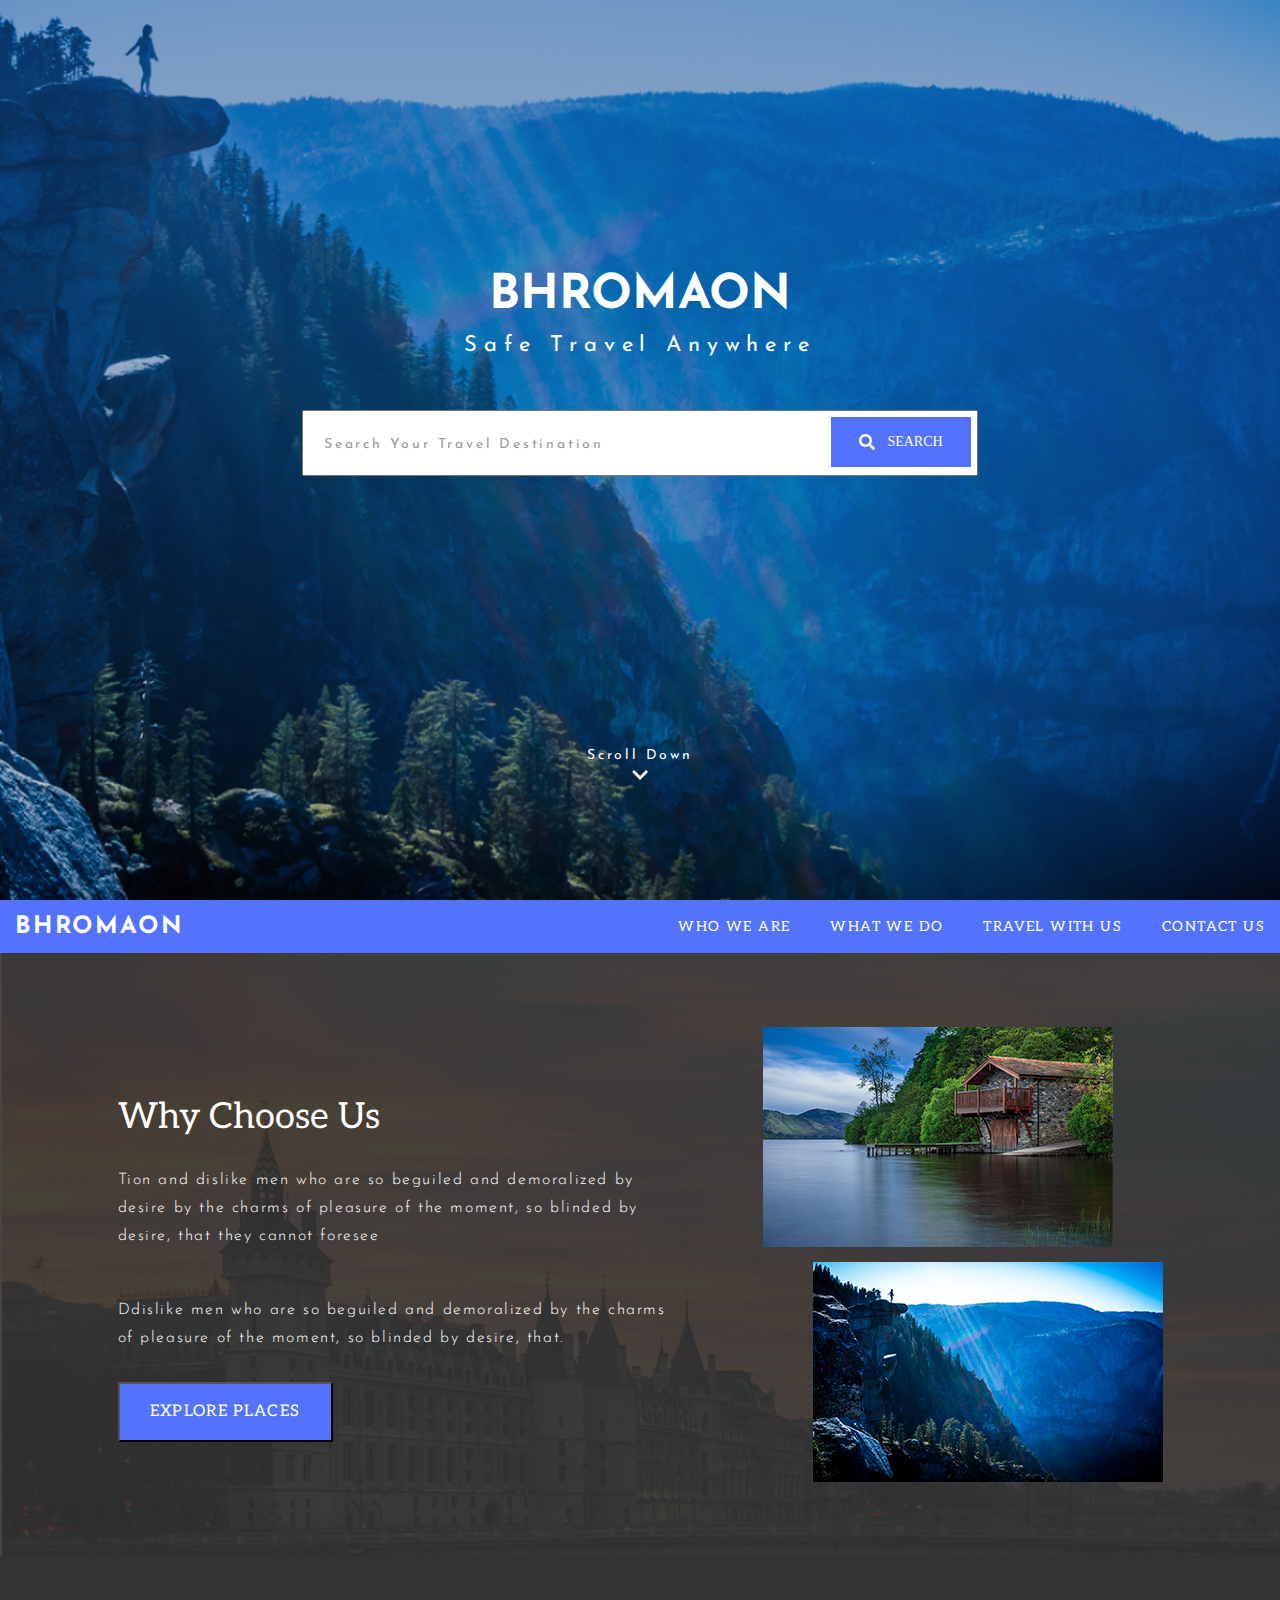
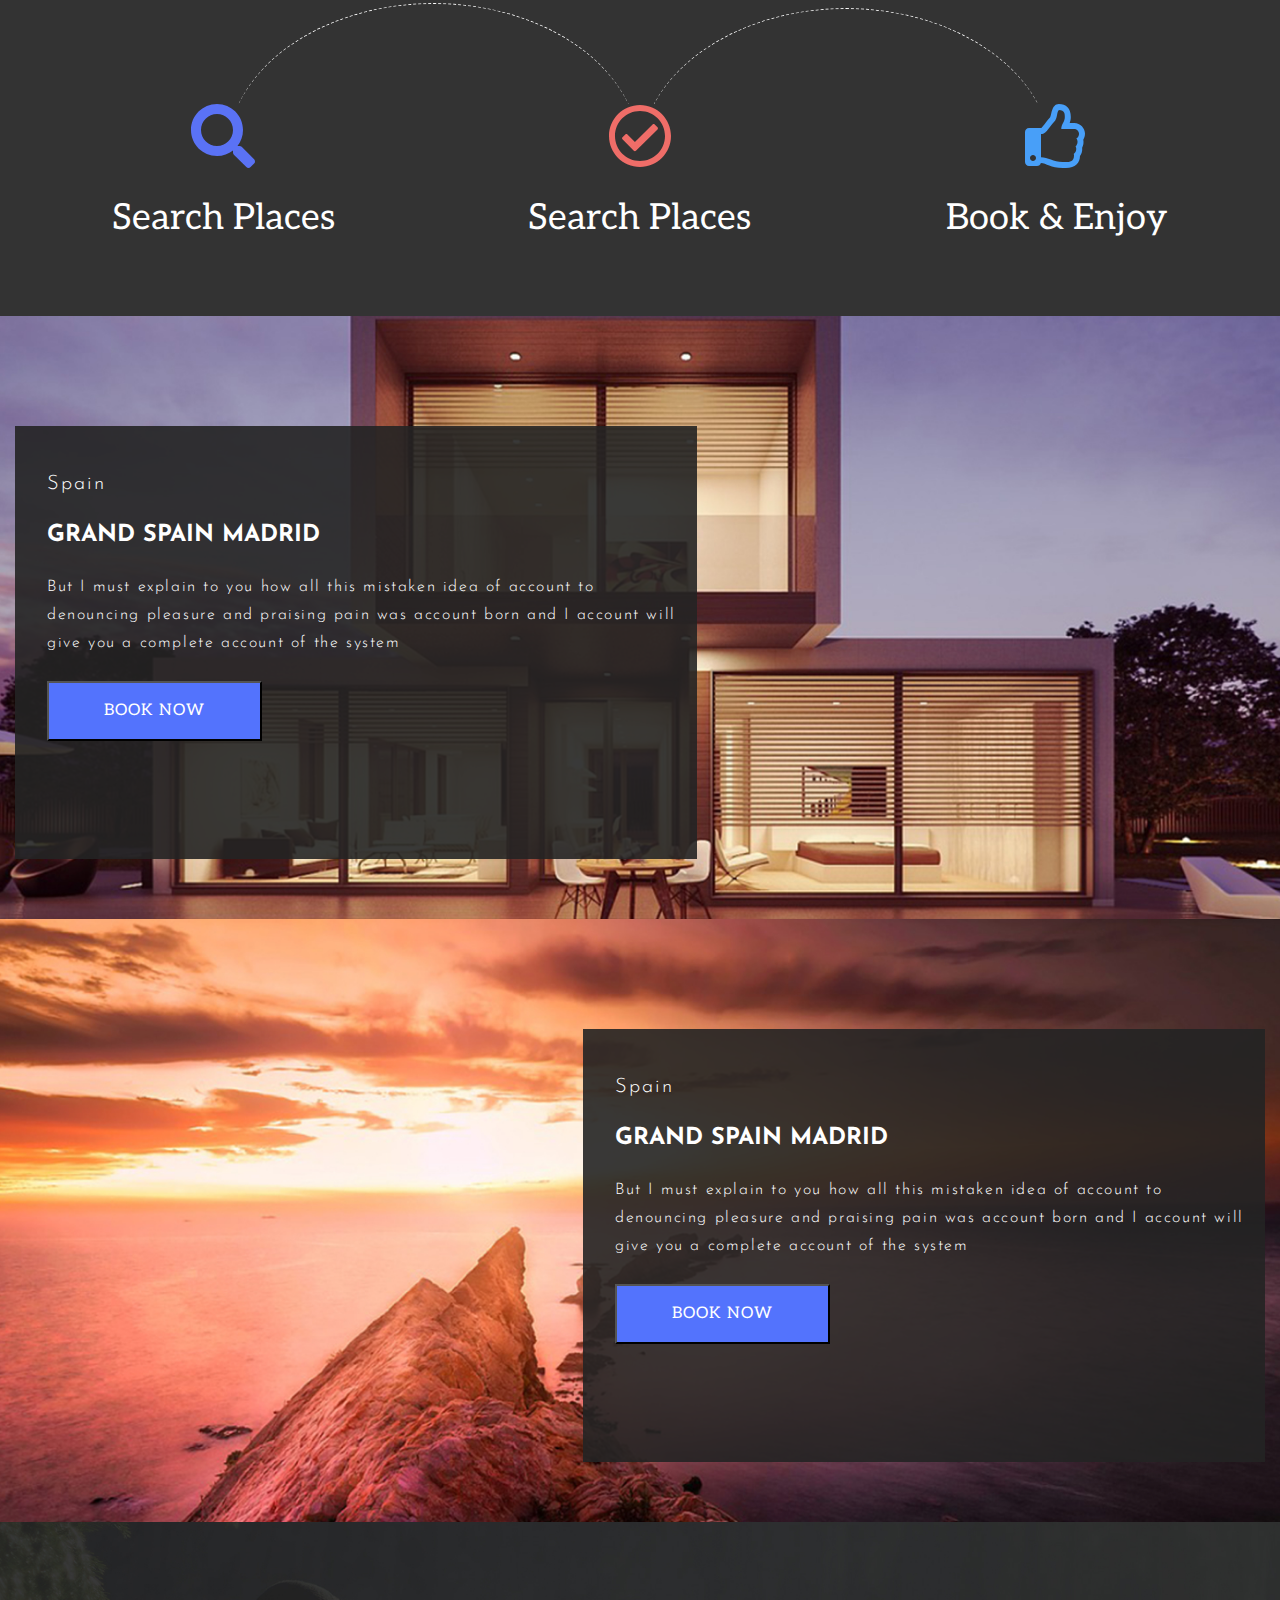
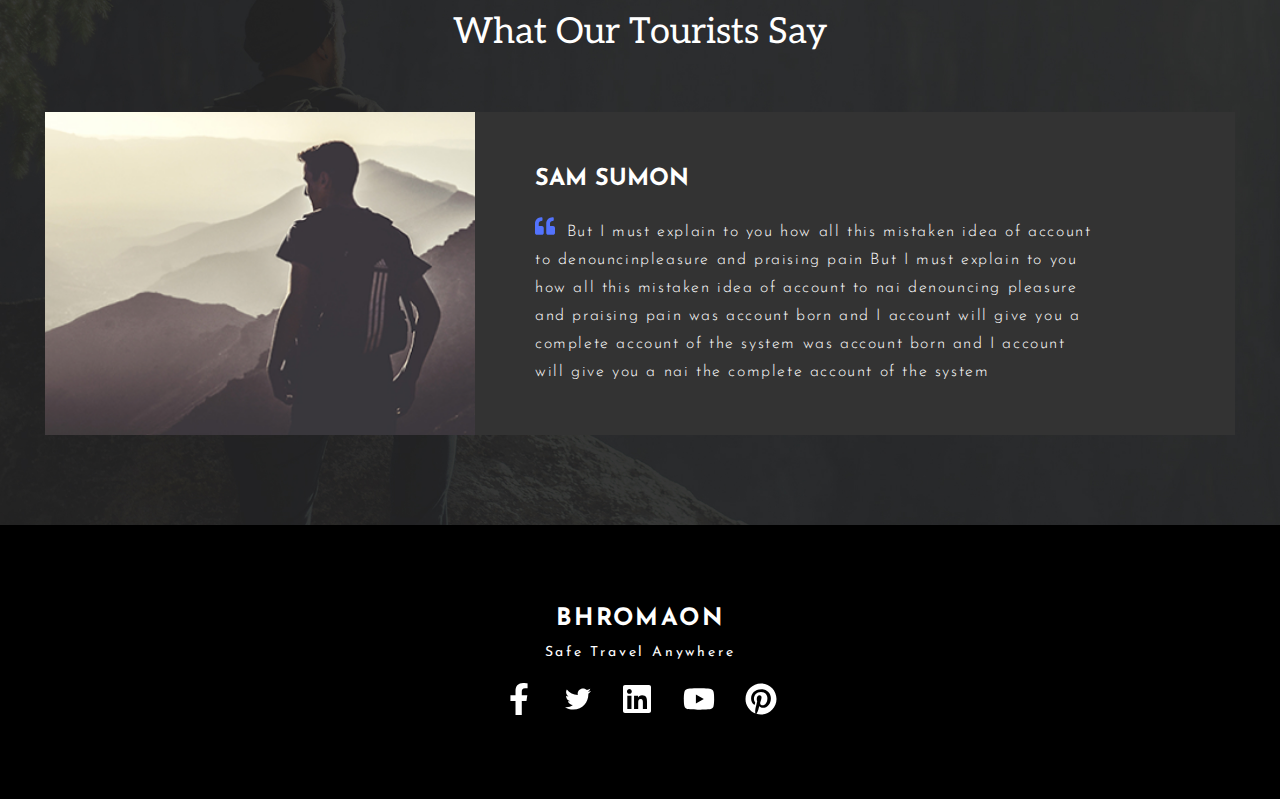
<file: exam копія 2/index.html>
<!DOCTYPE html>
<html lang="en">
<head>
    <meta charset="UTF-8">
    <meta http-equiv="X-UA-Compatible" content="IE=edge">
    <link rel="stylesheet" href="sass/normalize.css">
    <link rel="stylesheet" href="sass/main.css">
    <link rel="preconnect" href="https://fonts.googleapis.com">
<link rel="preconnect" href="https://fonts.gstatic.com" crossorigin>
<link href="https://fonts.googleapis.com/css2?family=Aleo&family=Josefin+Sans:wght@300;400;700&display=swap" rel="stylesheet">
    <meta name="viewport" content="width=device-width, initial-scale=1.0">
    <link rel="shortcut icon" href="img/favicon.ico">
    <title>Bhromaon</title>
</head>
<body class="page">
    <div class="page-wrapper">
            <section class="hero-section">
              
                    <div class="hero-section__block">
                        <div class="hero-section__block-content">
                            <div class="hero-section__title">
                                Bhromaon
                            </div>
                            <div class="hero-section__subtitle">
                                Safe Travel Anywhere
                            </div>
                            <div class="hero-section__input">
                                <input type="text" name="input" id="input" placeholder="Search Your Travel Destination">
                                <div class="hero-section__input-button">
                                    
                                    <button class="hero-section__input-button__content">
                                        <div class="icon">
                                        <svg width="16" height="16" viewBox="0 0 64 64" fill="none" xmlns="http://www.w3.org/2000/svg" class="search-icon">
                                            <g clip-path="url(#clip0_1_152)">
                                            <path d="M63.1296 55.3321L50.6662 42.8708C50.1037 42.3084 49.3411 41.9959 48.541 41.9959H46.5034C49.9537 37.5838 52.0038 32.0344 52.0038 25.9975C52.0038 11.6364 40.3655 0 26.0019 0C11.6384 0 0 11.6364 0 25.9975C0 40.3586 11.6384 51.9949 26.0019 51.9949C32.0398 51.9949 37.5903 49.9451 42.0031 46.4955V48.5328C42.0031 49.3327 42.3156 50.0951 42.8781 50.6576L55.3416 63.1188C56.5166 64.2937 58.4168 64.2937 59.5794 63.1188L63.1171 59.5817C64.2922 58.4068 64.2922 56.507 63.1296 55.3321ZM26.0019 41.9959C17.1638 41.9959 10.0007 34.8466 10.0007 25.9975C10.0007 17.1608 17.1513 9.99902 26.0019 9.99902C34.84 9.99902 42.0031 17.1483 42.0031 25.9975C42.0031 34.8341 34.8526 41.9959 26.0019 41.9959Z" fill="white"/>
                                            </g>
                                            <defs>
                                            <clipPath id="clip0_1_152">
                                            <rect width="64" height="64" fill="white"/>
                                            </clipPath>
                                            </defs>
                                            </svg>
                                        </div>
                                        <span>
                                            SEARCH
                                        </span>
                                      
                                    </button>
                                </div>
                            </div>
                        
                        </div>
                        <div class="hero-section__scrolldown">
                            <a href="#dark-bg" class="scrolldown">Scroll Down
                            <svg width="18" height="18" viewBox="0 0 56 64" fill="none" xmlns="http://www.w3.org/2000/svg">
                                <path d="M25.8786 47.6845L1.58575 23.3915C0.414125 22.2199 0.414125 20.3204 1.58575 19.1489L4.41913 16.3155C5.58875 15.1459 7.48438 15.1436 8.65675 16.3105L28 35.5631L47.3431 16.3105C48.5155 15.1436 50.4111 15.1459 51.5807 16.3155L54.4141 19.1489C55.5857 20.3205 55.5857 22.22 54.4141 23.3915L30.1214 47.6845C28.9497 48.856 27.0503 48.856 25.8786 47.6845Z" fill="white"/>
                                </svg>
                            </a>
                        </div>
                    </div>
                    
            
            </section>
            <div class="navigation-wrapper">
                <div class="container">
                    <div class="navigation">
                   
                        <div class="navigation-logo">
                         <a href="" class="logo-link"> Bhromaon</a>
                        </div>
                        <ul class="navigation-menu">
                            <li class="navigation-menu__item"><a href="#" class="navigation-menu__link"> Who We Are</a></li>
                            <li class="navigation-menu__item"><a href="#" class="navigation-menu__link">What We Do</a></li>
                            <li class="navigation-menu__item"><a href="#" class="navigation-menu__link">Travel With Us</a></li>
                            <li class="navigation-menu__item"><a href="#" class="navigation-menu__link">Contact Us</a></li>
                        </ul>
                        <div class="burger" id="burger">
                            <span></span>
                            <span></span>
                            <span></span>
                        </div>
                  
                    </div>
            </div>
        </div>
        <section class="bg-section bg-section--dark" id="dark-bg">
            <div class="bg-section--dark__wrapper">
            <div class="container">
                
                    <div class="bg-section--dark__main">
                    <div class="bg-section--dark__text">
                        <h2>Why Choose Us</h2>
                        <p>Tion and dislike men who are so beguiled and 
                            demoralized by desire by the  charms of pleasure
                             of the moment, so blinded by desire, that they
                              cannot foresee</p>
                              <p class="subtext">Ddislike men who are so beguiled 
                              and demoralized by the charms of pleasure  of the 
                              moment, so blinded by desire, that.</p>
                        
                             
                     
                        <div class="bg-section--dark__text-button">
                            <button class="card__button-text">Explore Places </button>
                        </div>
                    </div>
                    <div class="bg-section--dark__images">
                        <div class="bg-section--dark__upper-image">
                            <img src="img/upper-image.jpg" alt="upper-image">
                        </div>
    
                        <div class="bg-section--dark__down-image">
                            <img src="img/down-image.jpg" alt="down-image">
                        </div>
                    </div>
                    </div>
            </div>
            </div>
        </section>
        <section class="steps-section">
            <div class="container">
                <div class="steps-section__wrapper">
                    <div class="steps-section__item">
                        <div class="svg-backgroung">
                        <svg width="64" height="64" viewBox="0 0 64 64" fill="none" xmlns="http://www.w3.org/2000/svg">
                            <g clip-path="url(#clip0_1_152)">
                            <path d="M63.1296 55.3321L50.6662 42.8708C50.1037 42.3084 49.3411 41.9959 48.541 41.9959H46.5034C49.9537 37.5838 52.0038 32.0344 52.0038 25.9975C52.0038 11.6364 40.3655 0 26.0019 0C11.6384 0 0 11.6364 0 25.9975C0 40.3586 11.6384 51.9949 26.0019 51.9949C32.0398 51.9949 37.5903 49.9451 42.0031 46.4955V48.5328C42.0031 49.3327 42.3156 50.0951 42.8781 50.6576L55.3416 63.1188C56.5166 64.2937 58.4168 64.2937 59.5794 63.1188L63.1171 59.5817C64.2922 58.4068 64.2922 56.507 63.1296 55.3321ZM26.0019 41.9959C17.1638 41.9959 10.0007 34.8466 10.0007 25.9975C10.0007 17.1608 17.1513 9.99902 26.0019 9.99902C34.84 9.99902 42.0031 17.1483 42.0031 25.9975C42.0031 34.8341 34.8526 41.9959 26.0019 41.9959Z" fill="#5A72F5"/>
                            </g>
                            <defs>
                            <clipPath id="clip0_1_152">
                            <rect width="64" height="64" fill="white"/>
                            </clipPath>
                            </defs>
                            </svg>
                        </div>
                            <h2 class="steps-section__title">Search Places</h2>
                    </div>
                    <div class="steps-section__item lines">
                        <div class="svg-backgroung">
                        <svg width="64" height="64" viewBox="0 0 64 64" fill="none" xmlns="http://www.w3.org/2000/svg">
                            <path d="M32 1C14.8791 1 1 14.8791 1 32C1 49.1209 14.8791 63 32 63C49.1209 63 63 49.1209 63 32C63 14.8791 49.1209 1 32 1ZM32 7C45.8165 7 57 18.1814 57 32C57 45.8165 45.8186 57 32 57C18.1835 57 7 45.8186 7 32C7 18.1835 18.1814 7 32 7ZM49.5255 23.2834L46.7085 20.4436C46.1251 19.8555 45.1754 19.8516 44.5872 20.4351L26.9182 37.9621L19.4443 30.4275C18.8609 29.8394 17.9111 29.8355 17.323 30.4189L14.4831 33.2359C13.895 33.8192 13.8911 34.769 14.4746 35.3573L25.8223 46.7967C26.4056 47.3849 27.3554 47.3887 27.9435 46.8052L49.5171 25.4048C50.1051 24.8213 50.1089 23.8715 49.5255 23.2834Z" fill="#EF6D68"/>
                            </svg>
                        </div>
                            <h2 class="steps-section__title">Search Places</h2>
                    </div>
                    <div class="steps-section__item">
                        <div class="svg-backgroung">
                        <svg width="64" height="64" viewBox="0 0 64 64" fill="none" xmlns="http://www.w3.org/2000/svg">
                            <path d="M58.2837 35.8363C59.38 33.98 60 32 60 29.6063C60 24.1044 55.3477 18.9088 49.2725 18.9088H44.7125C45.3275 17.3075 45.8187 15.3925 45.8187 13.0913C45.8187 3.992 41.1075 0 33.91 0C26.2091 0 26.6484 11.8666 24.94 13.575C22.0966 16.4184 18.7381 21.8809 16.345 24H4C1.79087 24 0 25.7909 0 28V58C0 60.2091 1.79087 62 4 62H12C13.8616 62 15.426 60.7282 15.8722 59.0062C21.4359 59.1314 25.2548 63.9987 38.0975 63.9987C39 63.9987 40 64 40.875 64C50.5146 64 54.8733 59.0721 54.9925 52.0838C56.6574 49.7806 57.5299 46.6935 57.16 43.71C58.3917 41.4035 58.868 38.6671 58.2837 35.8363ZM50.565 42.565C52.135 45.2062 50.7225 48.7412 48.8225 49.7612C49.785 55.8587 46.6215 57.9987 42.1825 57.9987H37.455C28.5001 57.9987 22.7014 53.2713 16 53.2713V30H17.365C20.91 30 25.8625 21.1387 29.1825 17.8175C32.7275 14.2725 31.5462 8.36375 33.91 6C39.8187 6 39.8187 10.1225 39.8187 13.0913C39.8187 17.9875 36.2738 20.1813 36.2738 24.9088H49.2725C51.9112 24.9088 53.9887 27.2725 54 29.6362C54.0113 31.9987 52.3975 34.3625 51.2163 34.3625C52.9024 36.1819 53.2626 40.017 50.565 42.565V42.565ZM11 54C11 55.6569 9.65688 57 8 57C6.34312 57 5 55.6569 5 54C5 52.3431 6.34312 51 8 51C9.65688 51 11 52.3431 11 54Z" fill="#489FF8"/>
                            </svg>
                        </div>
                            <h2 class="steps-section__title">Book & Enjoy</h2>
                    </div>
                </div>
            </div>
        </section>
        <section class="bg-section bg-section--house">
            <div class="bg-section--house__wrapper">
                <div class="container">
                    <div class="bg-section--house__card">
                        <div class="card">
                        <div class="card__subtext">
                           <span> Spain</span>
                         
                        </div>
                        <div class="card__title">
                            <h3>Grand Spain Madrid</h3>
                            
                        </div>
                        <div class="card__text">
                            <p> But I must explain to you how 
                                all this mistaken idea of 
                                account to  denouncing 
                                pleasure and praising pain 
                                was account  born and I  
                                account will give you a 
                                complete account of the system</p>
                   
                        </div>
                        <div class="card__button">
                            <button class="card__button-text">Book Now</button>
                 
                        </div>
                        </div>
                    </div>
                </div>

            </div>

        </section>

        <section class="bg-section bg-section--spain">
  
            <div class="bg-section--spain__wrapper">
                <div class="container">
                    <div class="bg-section--spain__card">
                        <div class="card">
                        <div class="card__subtext">
                           <span> Spain</span>
                        </div>
                        <div class="card__title">
                            <h3>Grand Spain Madrid</h3>
                        </div>
                        <div class="card__text">
                            <p>
                            But I must explain to you how 
                            all this mistaken idea of 
                            account to denouncing 
                            pleasure and praising pain 
                            was account  born and I 
                            account will give you a 
                            complete account of the system
                        </p>
                        </div>
                        <div class="card__button">
                            <button class="card__button-text">Book Now</button>
                        </div>
                        </div>
                    </div>
                </div>

            </div>

        </section>

        <section class="bg-section bg-section--grey">
            <div class="bg-section--grey__wrapper">
               
                <div class="container">
                    <div class="bg-section--grey__title">
                        <span>What Our Tourists Say</span>
                    </div>
                    <div class="bg-section--grey__card">
                        <div class="bg-section--grey__card-image">
                            <img src="img/ReviewPhoto.jpg" alt="" class="review-photo">
                        </div>
                        <div class="bg-section--grey__card-text">
                           <div class="card">
                            <div class="card__wrapper">
                            <div class="card__title">
                                <figcaption>
                                    <h3>Sam Sumon</h3>
                                </figcaption>
                              
                            </div>
                            <div class="card__text">
                              <blockquote>                               
                                    <p class="grey-paragraph">
                                <svg class="quote-icon" width="20" height="20" viewBox="0 0 64 64" fill="none" xmlns="http://www.w3.org/2000/svg">
                                <path d="M58 32H48V24C48 19.5875 51.5875 16 56 16H57C58.6625 16 60 14.6625 60 13V7C60 5.3375 58.6625 4 57 4H56C44.95 4 36 12.95 36 24V54C36 57.3125 38.6875 60 42 60H58C61.3125 60 64 57.3125 64 54V38C64 34.6875 61.3125 32 58 32ZM22 32H12V24C12 19.5875 15.5875 16 20 16H21C22.6625 16 24 14.6625 24 13V7C24 5.3375 22.6625 4 21 4H20C8.95 4 0 12.95 0 24V54C0 57.3125 2.6875 60 6 60H22C25.3125 60 28 57.3125 28 54V38C28 34.6875 25.3125 32 22 32Z" fill="#5373FD"/>
                                </svg>
                                But I must explain to you how 
                                all this mistaken idea of account 
                                to denouncinpleasure and praising
                                 pain  But I must explain to you how 
                                 all this mistaken idea of account to
                                  nai denouncing pleasure and praising 
                                  pain was account  born and I account
                                   will give you a complete account of 
                                   the system was account  born and I
                                    account will give you a nai the 
                                    complete account of the system
                                </p>
                            </blockquote>
                            </div>
                           </div>
                        </div>
                        </div>
                    </div>
                </div>
            </div>
        </section>
        <footer class="footer">
            <div class="footer-wrapper">
                <div class="footer-wrapper__content">
                    <div class="footer__title">
                        Bhromaon
                    </div>
                    <div class="footer__subtitle">
                        Safe Travel Anywhere
                    </div>
                    <div class="footer__icons">
                  
                        <div class="svg-icon">
                            <svg class="social-icon" width="32" height="32" viewBox="0 0 40 64" fill="none" xmlns="http://www.w3.org/2000/svg">
                                <path d="M34.8925 36L36.67 24.4175H25.5562V16.9013C25.5562 13.7325 27.1087 10.6438 32.0862 10.6438H37.1387V0.7825C37.1387 0.7825 32.5537 0 28.17 0C19.0175 0 13.035 5.5475 13.035 15.59V24.4175H2.86124V36H13.035V64H25.5562V36H34.8925Z" fill="white"/>
                                </svg>
                                
                        </div>
                        <div class="svg-icon">
                            <svg  class="social-icon" width="26" height="32" viewBox="0 0 64 64" fill="none" xmlns="http://www.w3.org/2000/svg">
                                <path class="path" d="M57.4212 18.9645C57.4619 19.533 57.4619 20.1016 57.4619 20.6701C57.4619 38.0101 44.264 57.9899 20.1421 57.9899C12.7106 57.9899 5.80713 55.8375 0 52.1016C1.05587 52.2234 2.071 52.264 3.1675 52.264C9.29938 52.264 14.9441 50.193 19.4517 46.66C13.6852 46.5381 8.85275 42.7615 7.18775 37.5635C8 37.6853 8.81212 37.7665 9.665 37.7665C10.8426 37.7665 12.0204 37.604 13.1167 37.3199C7.10662 36.1015 2.59888 30.8224 2.59888 24.4468V24.2844C4.345 25.259 6.37563 25.8681 8.52775 25.9493C4.99475 23.5939 2.68012 19.5736 2.68012 15.0254C2.68012 12.5889 3.32975 10.3554 4.46688 8.40613C10.9237 16.3655 20.6294 21.5634 31.5125 22.132C31.3095 21.1574 31.1876 20.1423 31.1876 19.127C31.1876 11.8985 37.0354 6.01025 44.3044 6.01025C48.081 6.01025 51.4921 7.594 53.8881 10.1524C56.8525 9.58388 59.6951 8.48738 62.213 6.98488C61.2383 10.0306 59.1672 12.589 56.4465 14.2133C59.0861 13.9291 61.6445 13.198 63.9997 12.1829C62.2132 14.7818 59.9796 17.0964 57.4212 18.9645V18.9645Z" fill="white"/>
                                </svg>
                                
                        </div>
                        <div class="svg-icon">
                            <svg class="social-icon" width="32" height="32" viewBox="0 0 56 64" fill="none" xmlns="http://www.w3.org/2000/svg">
                                <path class="path" d="M52 4H3.9875C1.7875 4 0 5.8125 0 8.0375V55.9625C0 58.1875 1.7875 60 3.9875 60H52C54.2 60 56 58.1875 56 55.9625V8.0375C56 5.8125 54.2 4 52 4ZM16.925 52H8.625V25.275H16.9375V52H16.925ZM12.775 21.625C10.1125 21.625 7.9625 19.4625 7.9625 16.8125C7.9625 14.1625 10.1125 12 12.775 12C15.425 12 17.5875 14.1625 17.5875 16.8125C17.5875 19.475 15.4375 21.625 12.775 21.625V21.625ZM48.0375 52H39.7375V39C39.7375 35.9 39.675 31.9125 35.425 31.9125C31.1 31.9125 30.4375 35.2875 30.4375 38.775V52H22.1375V25.275H30.1V28.925H30.2125C31.325 26.825 34.0375 24.6125 38.075 24.6125C46.475 24.6125 48.0375 30.15 48.0375 37.35V52V52Z" fill="white"/>
                                </svg>
                                
                        </div>
                        <div class="svg-icon">
                            <svg class="social-icon" width="32" height="32" viewBox="0 0 72 64" fill="none" xmlns="http://www.w3.org/2000/svg">
                                <path class="path" d="M68.7068 15.5104C67.9217 12.5541 65.6084 10.2259 62.6713 9.43575C57.3475 8 35.9999 8 35.9999 8C35.9999 8 14.6524 8 9.32853 9.43575C6.39141 10.226 4.07816 12.5541 3.29303 15.5104C1.86653 20.8688 1.86653 32.0485 1.86653 32.0485C1.86653 32.0485 1.86653 43.2282 3.29303 48.5866C4.07816 51.5429 6.39141 53.7741 9.32853 54.5643C14.6524 56 35.9999 56 35.9999 56C35.9999 56 57.3474 56 62.6713 54.5643C65.6084 53.7741 67.9217 51.5429 68.7068 48.5866C70.1333 43.2282 70.1333 32.0485 70.1333 32.0485C70.1333 32.0485 70.1333 20.8688 68.7068 15.5104V15.5104ZM29.018 42.1989V21.8981L46.8604 32.0488L29.018 42.1989V42.1989Z" fill="white"/>
                                </svg>
                                
                        </div>
                        <div class="svg-icon">
                            <svg class="social-icon" width="32" height="32" viewBox="0 0 62 64" fill="none" xmlns="http://www.w3.org/2000/svg">
                                <path class="path" d="M62 32C62 49.125 48.125 63 31 63C27.8 63 24.725 62.5125 21.825 61.6125C23.0875 59.55 24.975 56.175 25.675 53.4875C26.05 52.0375 27.6 46.1125 27.6 46.1125C28.6125 48.0375 31.5625 49.675 34.7 49.675C44.05 49.675 50.7875 41.075 50.7875 30.3875C50.7875 20.15 42.425 12.4875 31.675 12.4875C18.3 12.4875 11.1875 21.4625 11.1875 31.25C11.1875 35.8 13.6125 41.4625 17.475 43.2625C18.0625 43.5375 18.375 43.4125 18.5125 42.85C18.6125 42.425 19.1375 40.3125 19.375 39.3375C19.45 39.025 19.4125 38.75 19.1625 38.45C17.9 36.8875 16.875 34.0375 16.875 31.375C16.875 24.5375 22.05 17.925 30.875 17.925C38.4875 17.925 43.825 23.1125 43.825 30.5375C43.825 38.925 39.5875 44.7375 34.075 44.7375C31.0375 44.7375 28.75 42.225 29.4875 39.1375C30.3625 35.45 32.05 31.475 32.05 28.8125C32.05 26.4375 30.775 24.45 28.125 24.45C25.0125 24.45 22.5125 27.6625 22.5125 31.975C22.5125 34.725 23.4375 36.575 23.4375 36.575C23.4375 36.575 20.375 49.55 19.8125 51.975C19.1875 54.65 19.4375 58.425 19.7 60.875C8.175 56.3625 0 45.1375 0 32C0 14.875 13.875 1 31 1C48.125 1 62 14.875 62 32Z" fill="white"/>
                                </svg>
                                
                        </div>
                    </div>
                </div>
            </div>
        </footer>
    </div>
    <script>
        let menuBtn = document.querySelector('.burger');
    let menu = document.querySelector('.navigation-menu');
    menuBtn.addEventListener('click', function(){
        menu.classList.toggle('active');
    })
    let burger = document.querySelector('.burger');
    let burgerBtn = document.querySelector('.burger');
    burger.addEventListener('click', function(){
        burgerBtn.classList.toggle('active');
    })
    </script>
</body>
</html>
</file>
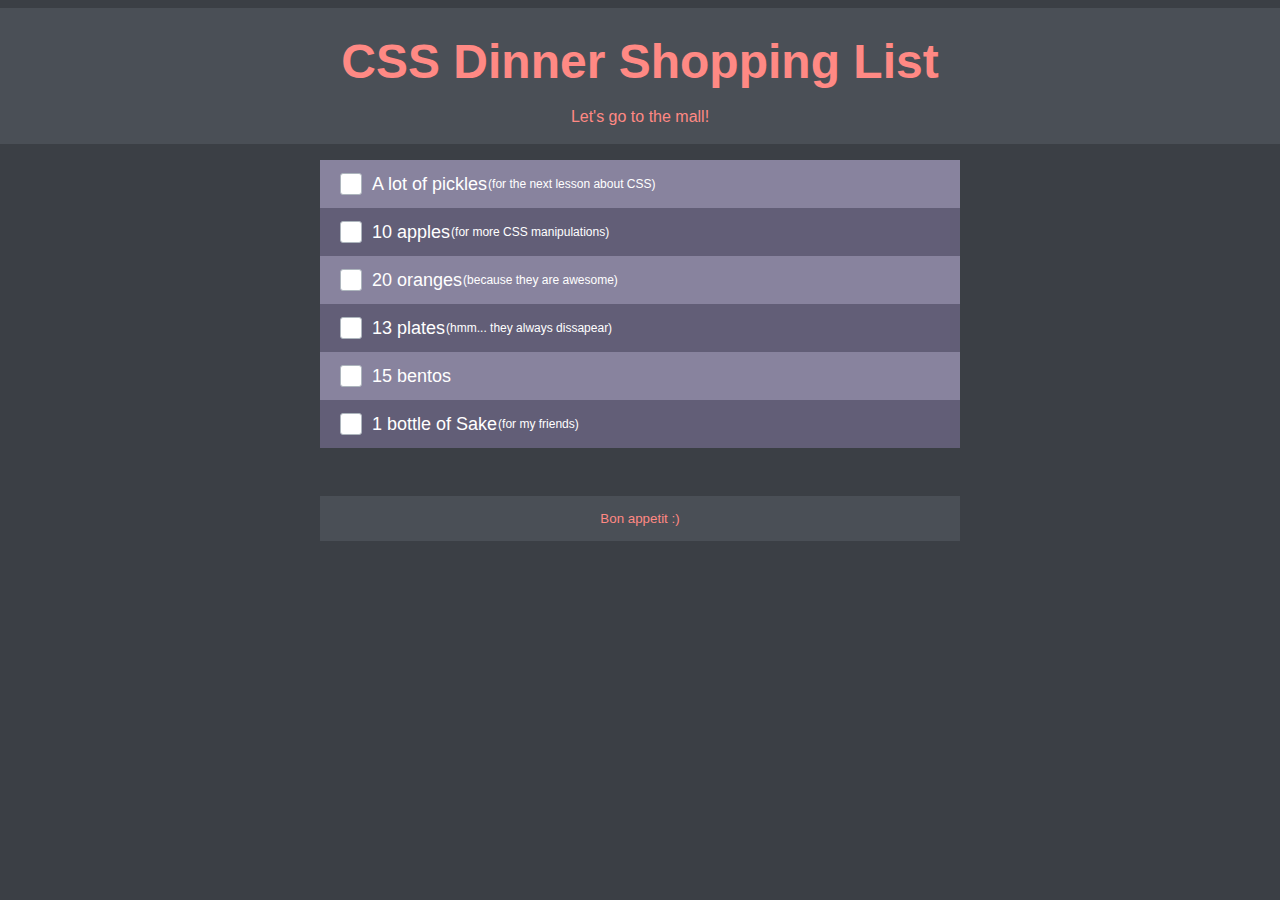
<file: lesson8/index.html>
<!DOCTYPE html>
<html lang="en">
  <head>
    <meta charset="UTF-8" />
    <link rel="stylesheet" href="style.css" >
    <meta http-equiv="X-UA-Compatible" content="IE=edge" />
    <meta name="viewport" content="width=device-width, initial-scale=1.0" />
    <title>Document</title>
  </head>
  <body class="page">
   <header class="page-header">
  <div class="title-div">
    <div class="title"><h1>CSS Dinner Shopping List</h1> </div>
    <div ><p class="subtitle">Let's go to the mall!</p></div>
  </div>
   </header>
   <div class="container">
    <ul class="list">
      <li class="list-element">
      
        <input type="checkbox" class="checkbox" id="first__checkbox">
        <label for="first__checkbox"> </label>
        <span class="first-span">A lot of pickles</span>
        <span class="second-span first-subtext">(for the next lesson about CSS)</span>

       
      </li>
      <li class="list-element">
    
        <input type="checkbox" class="checkbox" id="second__checkbox">
        <label for="second__checkbox"></label>
        <span class="first-span">10 apples</span>
        <span class="second-span second-subtext">(for more CSS manipulations)</span>

    
      </li>
      <li class="list-element">
        
        <input type="checkbox"  class="checkbox" id="third__checkbox">
        <label for="third__checkbox"></label>
        <span class="first-span">20 oranges</span>
        <span class="second-span third-subtext">(because they are awesome)</span>

       
      </li>
      <li class="list-element">
       
        <input type="checkbox"  class="checkbox" id="fourth__checkbox">
        <label for="fourth__checkbox"></label>
        <span class="first-span">13 plates</span>
        <span class="second-span fourth-subtext">(hmm... they always dissapear)</span>

    
      </li>
      <li class="list-element"> 
        
        <input type="checkbox"  class="checkbox" id="fifth__checkbox">
        <label for="fifth__checkbox"></label>
        <span class="first-span">15 bentos</span>
       

      
      </li>
      <li class="list-element">
       
        <input type="checkbox" class="checkbox" id="sixth__checkbox">
        <label for="sixth__checkbox"></label>
        <span class="first-span">1 bottle of Sake</span>
        <span class="second-span sixth-subtext">(for my friends)</span>

        
      </li>
    </ul>
   </div>
   <div class="button-div">

    <button class="button"><a href="#" class="button-link">Bon appetit :) </a></button>
   </div>
  </body>
</html>
</file>
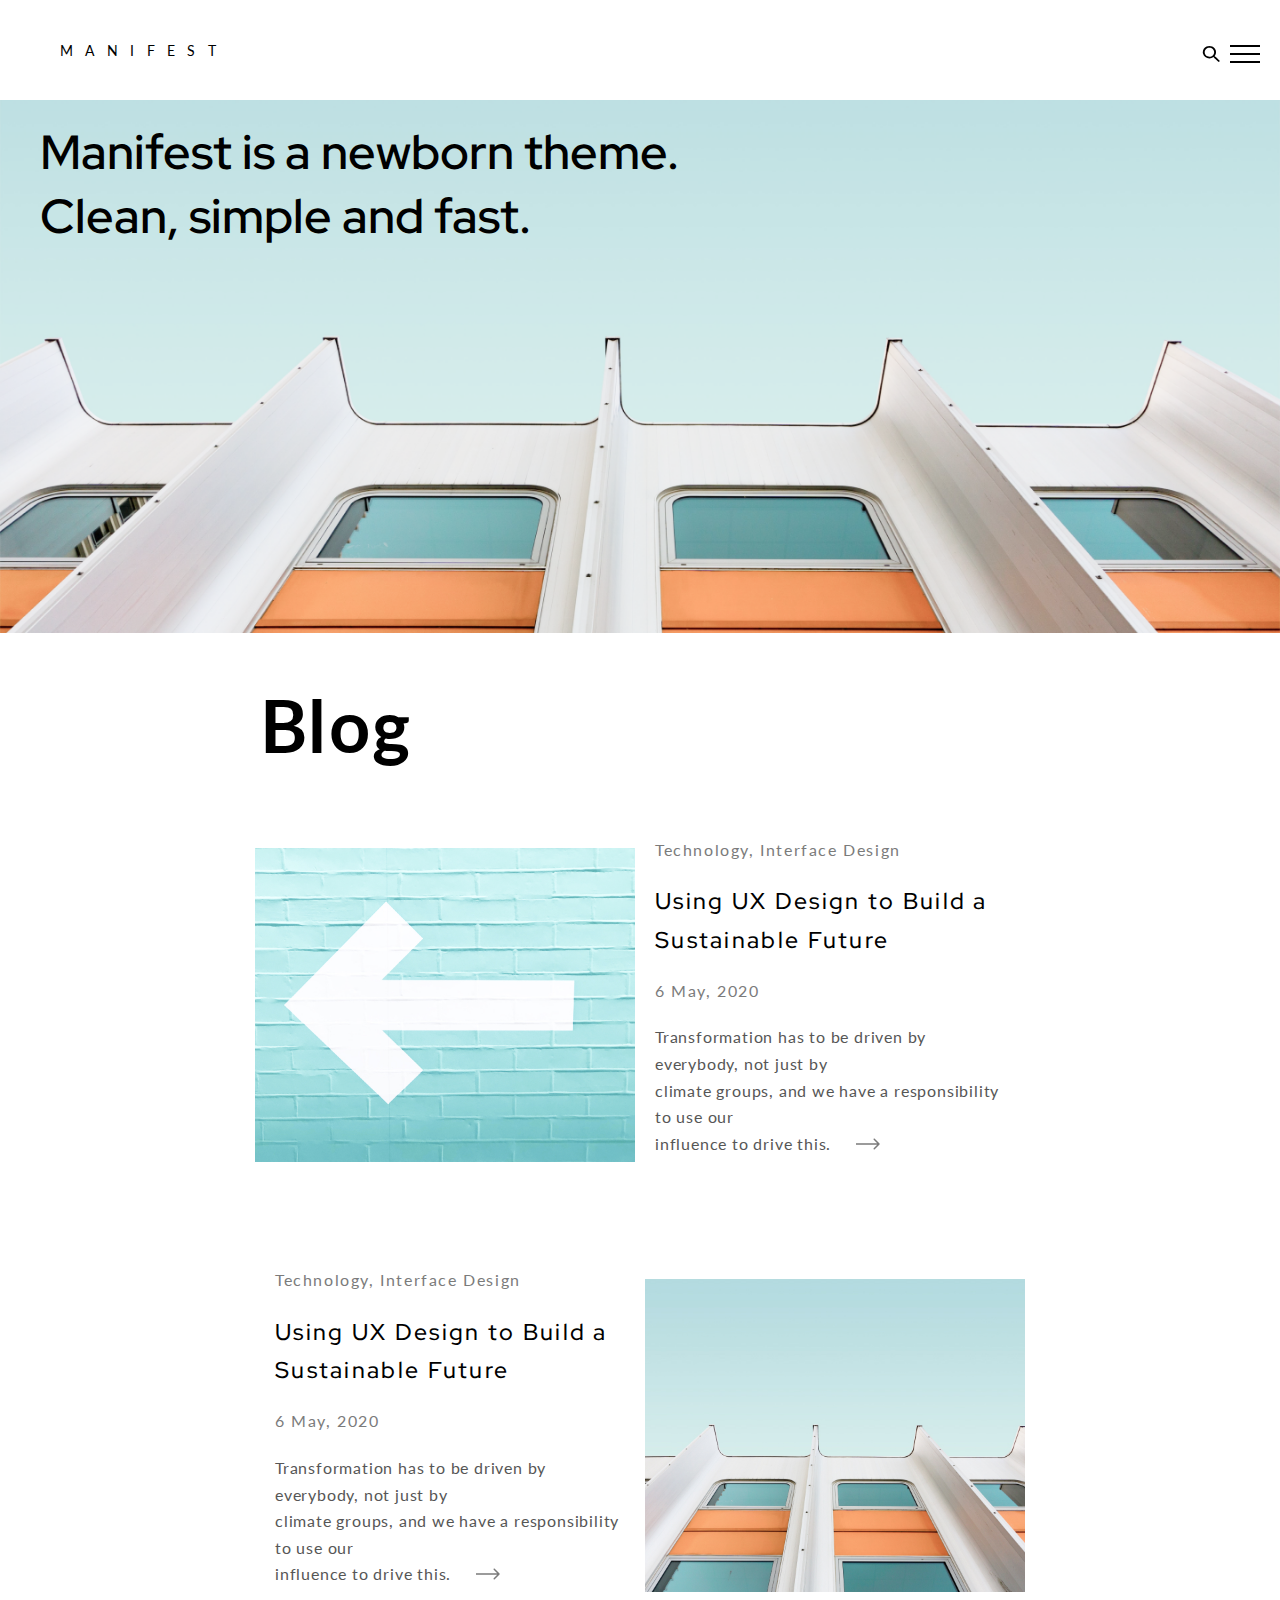
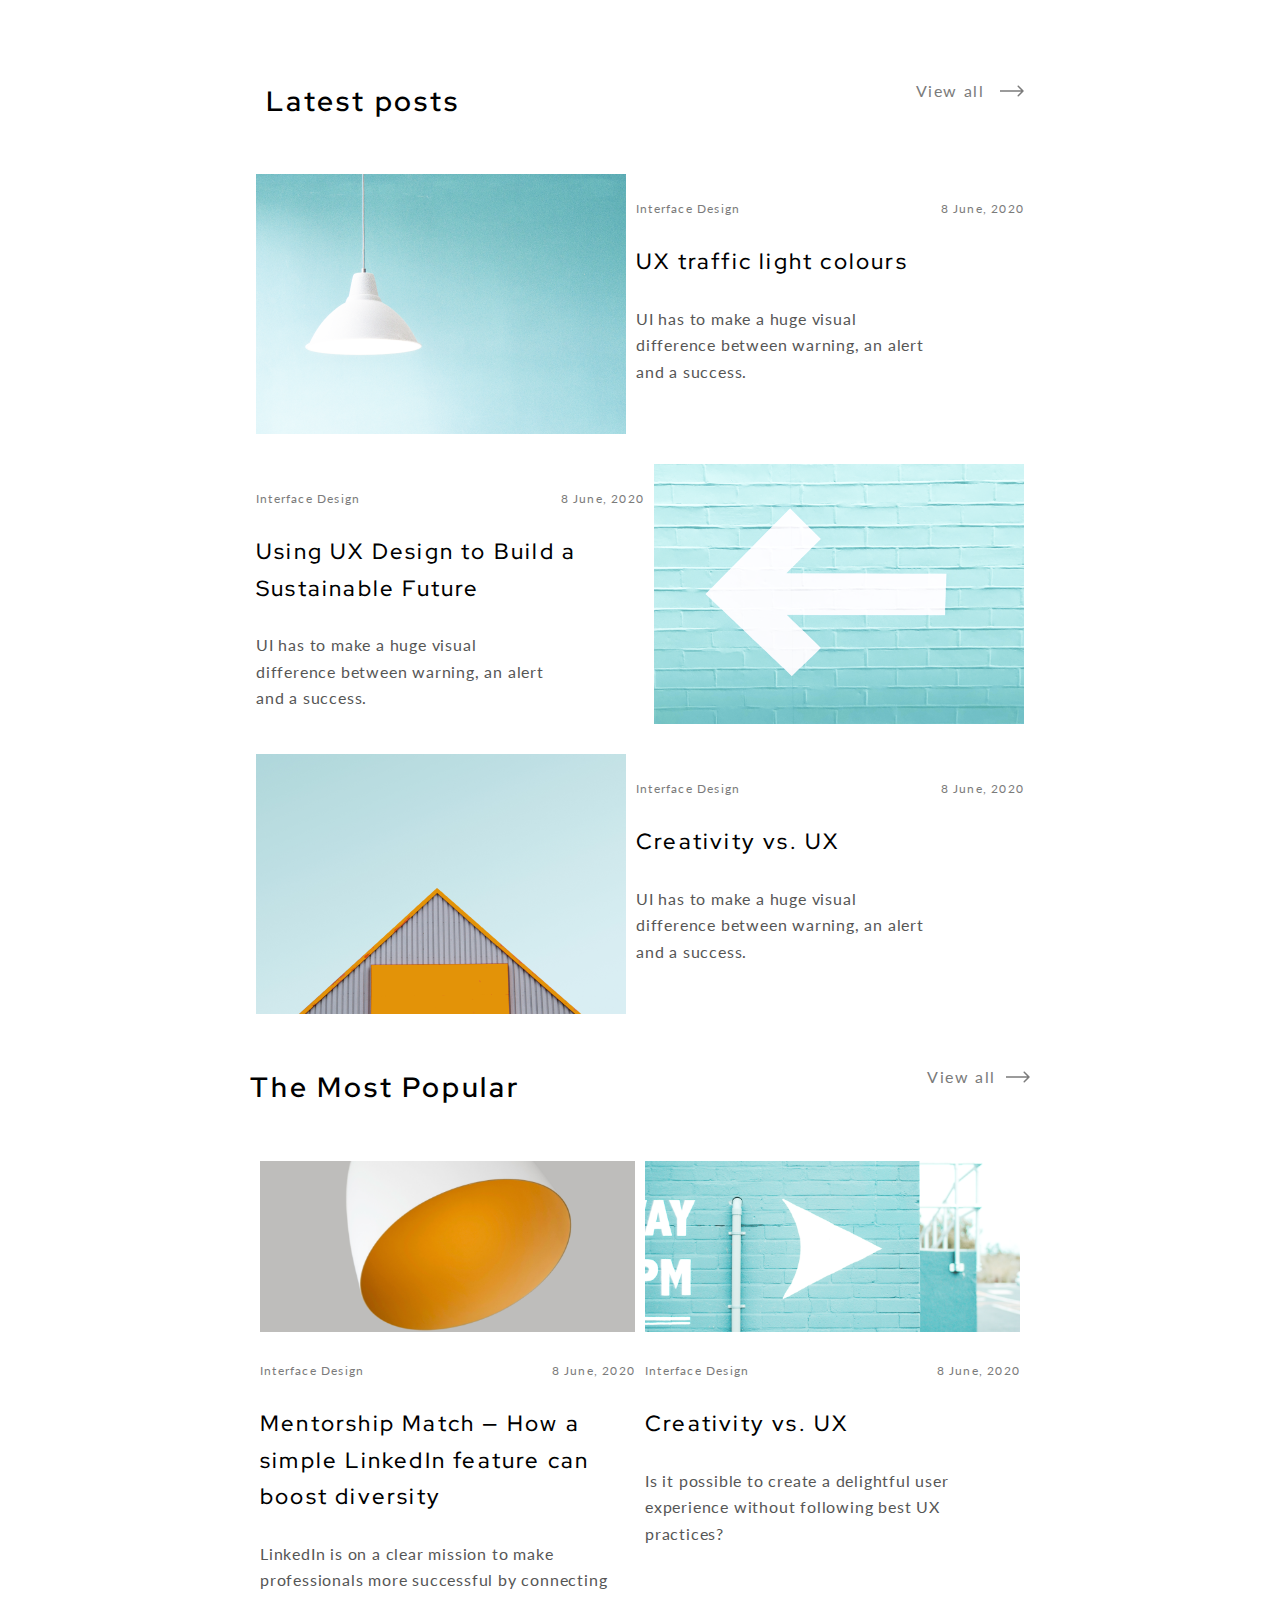
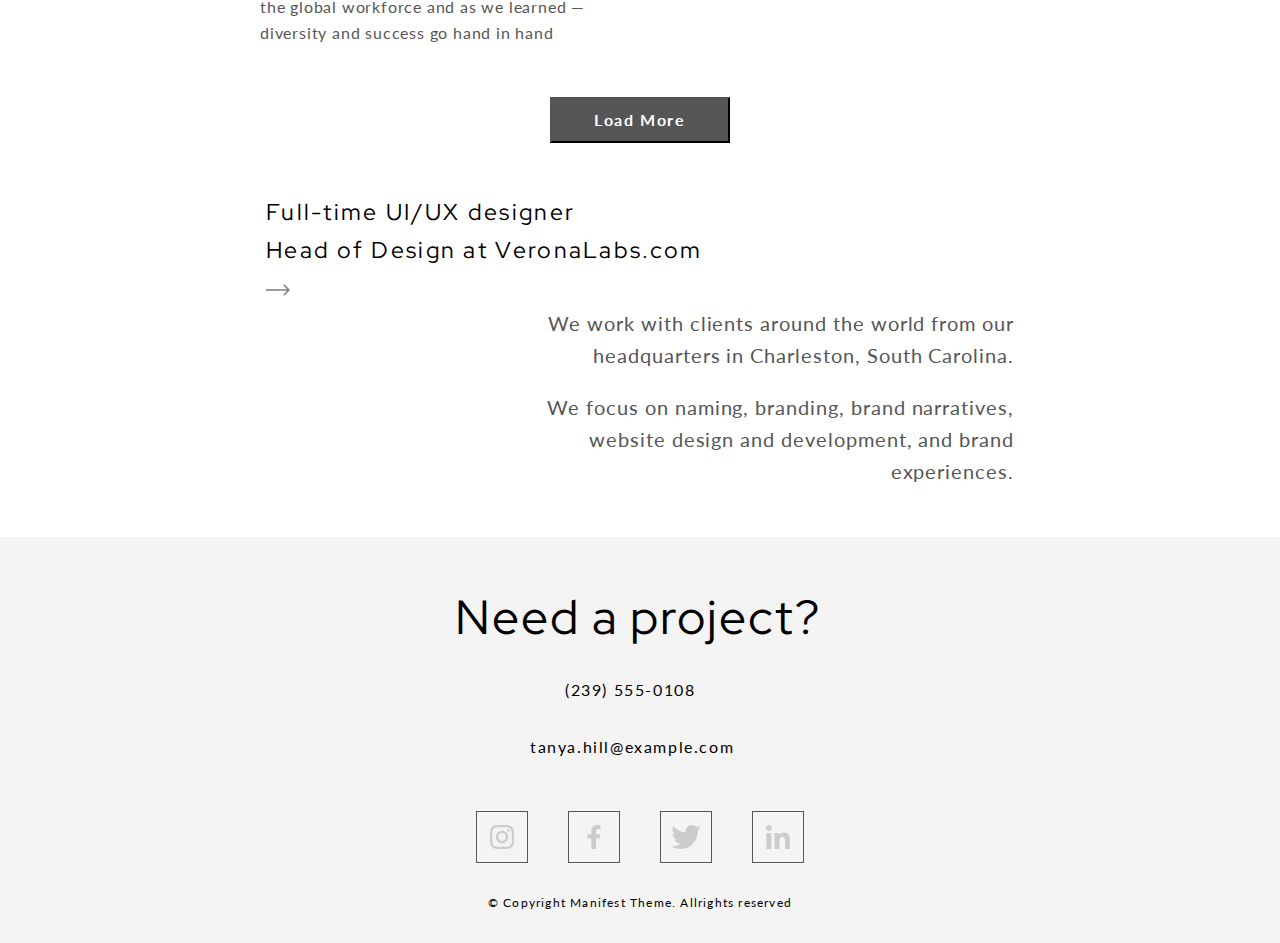
<file: manifest/index.html>
<!DOCTYPE html>
<html lang="en">
<head>
    <meta charset="UTF-8">
    <meta http-equiv="X-UA-Compatible" content="IE=edge">
    <link rel="stylesheet" href="css/normalize.css">
    <link rel="stylesheet" href="sass/main.css">
    <meta name="viewport" content="width=device-width, initial-scale=1.0">
    <link rel="preconnect" href="https://fonts.googleapis.com">
    <link rel="preconnect" href="https://fonts.gstatic.com" crossorigin>
    <link href="https://fonts.googleapis.com/css2?family=Lato:wght@400;700&family=Red+Hat+Display:wght@400;500;600&display=swap" rel="stylesheet">
    
        <title>Manifest</title>
    </head>
    <body class="page">
        <div class="wrapper">
            <header class="page-header">
                <div class="container">
                        <div class="page-title">
                            <span class="page-title__span">
                                M A N I F E S T
                            </span>
                        </div>
                        <div class="navigation-search-wrapper">
                            <nav class="navigation">
                                <ul class="navigation-menu">
                                    <li class="navigation-menu__item">
                                       <a href="" class="navigation__link home-link"> Home </a>
                                    </li>
                                    <li class="navigation-menu__item">
                                        <a href="" class="navigation__link about-link"> About </a>
                                    </li>
                                    <li class="navigation-menu__item">
                                        <a href="" class="navigation__link works-link"> Works </a>
                                    </li>
                                    <li class="navigation-menu__item">
                                        <a href="" class="navigation__link blog-link"> Blog </a>
                                    </li>
                                    <li class="navigation-menu__item">
                                        <a href="" class="navigation__link contacts-link"> Contacts </a>
                                    </li>
                                </ul>
                            </nav>
                            <div class="navigation-menu__item-search">
                                <svg width="18" height="16" viewBox="0 0 18 16" fill="none" xmlns="http://www.w3.org/2000/svg">
                                <path fill-rule="evenodd" clip-rule="evenodd" d="M13.8942 11.0715L17.6712 14.6313C17.8399 14.8079 17.8316 15.0783 17.6524 15.2454L16.9914 15.8684C16.9027 15.9526 16.7821 16 16.6562 16C16.5303 16 16.4096 15.9526 16.3209 15.8684L12.5439 12.3085C12.4394 12.21 12.3446 12.1028 12.2606 11.9881L11.5524 11.0982C10.3806 11.9801 8.92549 12.4602 7.42595 12.4598C4.33594 12.4699 1.65084 10.461 0.960303 7.62231C0.269767 4.78365 1.75809 1.87288 4.54414 0.613257C7.3302 -0.646363 10.6704 0.0813446 12.5873 2.36555C14.5042 4.64977 14.4862 7.88086 12.5439 10.1459L13.4881 10.76C13.6356 10.849 13.7718 10.9535 13.8942 11.0715ZM2.70508 6.23017C2.70508 8.68773 4.81889 10.68 7.42641 10.68C8.67859 10.68 9.87948 10.2112 10.7649 9.37666C11.6503 8.54216 12.1477 7.41034 12.1477 6.23017C12.1477 3.77262 10.0339 1.78037 7.42641 1.78037C4.81889 1.78037 2.70508 3.77262 2.70508 6.23017Z" fill="black"/>
                            </svg>
                        </div>
                        <div class="burger">
                            <div></div>
                            <div></div>
                            <div></div>
                          </div>
                    </div>
                </div>
            </header>
    
            <section class="bg-section">
                <div class="bg-section-wrapper">
                    <img src="img/bg-image.png" alt="" class="bg-section-wrapper__image">
                        <div class="bg-section-wrapper__span">
                            <span class="bg-section-wrapper__span-text">
                                Manifest is a newborn theme. <br> Clean, simple and fast.
                            </span>
                        </div>
                </div> 
            </section>
    
            <section class="blog-section">
                
                <div class="blog-section-wrapper">
    
                    <div class="card-main-wrapper">
    
                        <div class="blog-section__title-wrapper">
                            <h2 class="blog-section__title">
                                Blog
                            </h2>
                        </div>
                        
                        <div class="blog-section__upper-card-wrapper">
    
                                <div class="upper-card__image-wrapper">
                                    <img src="img/image.jpg" alt="" class="upper-card__image">
                                </div>
    
                           <div class="upper-card__text-wrapper">
    
                            <div class="upper-card">
                                <span class="upper-card__span">
                                    Technology, Interface Design
                                </span>
                                    <h2 class="upper-card__title">
                                        Using UX Design to Build a <br> Sustainable Future
                                    </h2>
                            <div>
                                <span class="upper-card__date">
                                6 May, 2020
                                </span>
                            </div> 
                            <div class="upper-card__down-span">
                                <span class="upper-card__down-span__item">
                                    Transformation has to be driven by everybody, not just 
                                    by <br> climate groups, and we have a responsibility to
                                     use our <br> influence to drive this.
                                </span>
                                <svg width="24" height="12" viewBox="0 0 24 12" fill="none" xmlns="http://www.w3.org/2000/svg">
                                    <path  class="svg-arrow" d="M23.5303 6.53033C23.8232 6.23744 23.8232 5.76257 23.5303 5.46967L18.7574 0.696701C18.4645 0.403807 17.9896 0.403807 17.6967 0.696701C17.4038 0.989594 17.4038 1.46447 17.6967 1.75736L21.9393 6L17.6967 10.2426C17.4038 10.5355 17.4038 11.0104 17.6967 11.3033C17.9896 11.5962 18.4645 11.5962 18.7574 11.3033L23.5303 6.53033ZM-6.55671e-08 6.75L23 6.75L23 5.25L6.55671e-08 5.25L-6.55671e-08 6.75Z" fill="#7B7B7B"/>
                                    </svg>
                           </div>
                        </div>
                           </div>
                        </div>
                    
    
    
                        <div class="blog-section__down-card-wrapper">
                           
                           <div class="upper-card__text-wrapper">
                            <div class="upper-card">
                                <span class="upper-card__span">
                                    Technology, Interface Design
                                </span>
                                    <h2 class="upper-card__title">
                                        Using UX Design to Build a <br> Sustainable Future
                                    </h2>
                               <div> 
                                <span class="upper-card__date"> 
                                6 May, 2020
                                </span>
                            </div>
                            <div class="upper-card__down-span">
                                <span class="upper-card__down-span__item down-card__text">
                                    Transformation has to be driven by everybody, not just by
                                     <br> climate groups, and we have a responsibility to use
                                      our <br> influence to drive this.
                                </span>
                                <svg width="24" height="12" viewBox="0 0 24 12" fill="none" xmlns="http://www.w3.org/2000/svg">
                                    <path class="svg-arrow" d="M23.5303 6.53033C23.8232 6.23744 23.8232 5.76257 23.5303 5.46967L18.7574 0.696701C18.4645 0.403807 17.9896 0.403807 17.6967 0.696701C17.4038 0.989594 17.4038 1.46447 17.6967 1.75736L21.9393 6L17.6967 10.2426C17.4038 10.5355 17.4038 11.0104 17.6967 11.3033C17.9896 11.5962 18.4645 11.5962 18.7574 11.3033L23.5303 6.53033ZM-6.55671e-08 6.75L23 6.75L23 5.25L6.55671e-08 5.25L-6.55671e-08 6.75Z" fill="#7B7B7B"/>
                                    </svg>
                            </div>
                            </div>
                           </div>
                           <div class="down-card__image-wrapper">
                            <img src="img/blog-image.jpg" alt="" class="down-card__image">
                            </div>
                        </div>
                
                    </div>
                </div>
            </section>
    
            <section class="latest-posts-section">
                <div class="latest-posts-bar">
                    <div class="latest-posts-bar__title">
                    <span>
                        Latest posts
                    </span>
                    </div>
                    <div class="latest-posts-bar__button">
                        <span>
                            View all
                        </span>
                        <svg class="latest-posts-bar__image" width="24" height="12" viewBox="0 0 24 12" fill="none" xmlns="http://www.w3.org/2000/svg">
                        <path d="M23.5303 6.53033C23.8232 6.23744 23.8232 5.76257 23.5303 5.46967L18.7574 0.696701C18.4645 0.403807 17.9896 0.403807 17.6967 0.696701C17.4038 0.989594 17.4038 1.46447 17.6967 1.75736L21.9393 6L17.6967 10.2426C17.4038 10.5355 17.4038 11.0104 17.6967 11.3033C17.9896 11.5962 18.4645 11.5962 18.7574 11.3033L23.5303 6.53033ZM-6.55671e-08 6.75L23 6.75L23 5.25L6.55671e-08 5.25L-6.55671e-08 6.75Z" fill="#7B7B7B"/>
                        </svg></div>
                </div>
                
                <div class="latest-posts-cards">
                    <div class="latest-posts-cards__left-card">
                        <img src="img/second.png" alt="" class="left-card">
                        <div class="latest-posts-card__description">
                        <div class="latest-posts-cards__subtext">
                            <span>
                                Interface Design
                            </span>  
                            <span>
                                8 June, 2020
                            </span>
                        </div>
                    <div class="latest-posts-cards__title">
                        <span>
                            UX traffic light colours
                        </span>
                    </div>
                      <div class="latest-posts-cards__downtext">
                        <span>
                            UI has to make a huge visual difference between warning, an alert and a success.
                        </span>
                    </div>
                </div>
                    </div>
                    <div class="latest-posts-cards__center-card">
                        <img src="img/first.png" alt="" class="center-card">
                        <div class="latest-posts-card__description">
                        <div class="latest-posts-cards__subtext">
                            <span>
                                Interface Design
                            </span>  
                            <span>
                                8 June, 2020
                            </span>
                        </div>
                    <div class="latest-posts-cards__title">
                        <span>
                            Using UX Design to Build a Sustainable Future
                        </span>
                    </div>
                      <div class="latest-posts-cards__downtext">
                        <span>
                            UI has to make a huge visual difference between warning, an alert and a success.
                        </span>
                    </div>
                        </div>
                    </div>
                    <div class="latest-posts-cards__right-card">
                        <img src="img/third.png" alt="" class="right-card">
                        <div class="latest-posts-card__description">
                        <div class="latest-posts-cards__subtext">
                            <span>
                                Interface Design
                            </span> 
                             <span>
                                8 June, 2020
                            </span>
                        </div>
                    <div class="latest-posts-cards__title">
                        <span>
                            Creativity vs. UX
                        </span>
                    </div>
                      <div class="latest-posts-cards__downtext">
                        <span>
                            UI has to make a huge visual difference between warning, an alert and a success.
                        </span>
                    </div>
                        </div>
                    </div>
                </div>
    
            </section>
            <section class="popular-cards-section">
                <div class="popular-cards-bar">
                    <div class="popular-cards-bar__title"> <span>The Most Popular</span></div>
                    <div class="popular-cards-bar__button"><span>View all</span><svg class="popular-cards__image" width="24" height="12" viewBox="0 0 24 12" fill="none" xmlns="http://www.w3.org/2000/svg">
                        <path d="M23.5303 6.53033C23.8232 6.23744 23.8232 5.76257 23.5303 5.46967L18.7574 0.696701C18.4645 0.403807 17.9896 0.403807 17.6967 0.696701C17.4038 0.989594 17.4038 1.46447 17.6967 1.75736L21.9393 6L17.6967 10.2426C17.4038 10.5355 17.4038 11.0104 17.6967 11.3033C17.9896 11.5962 18.4645 11.5962 18.7574 11.3033L23.5303 6.53033ZM-6.55671e-08 6.75L23 6.75L23 5.25L6.55671e-08 5.25L-6.55671e-08 6.75Z" fill="#7B7B7B"/>
                        </svg>
                    </div>
                </div>
                
                </div>
    
                <div class="popular-cards">
                    <div class="popular-cards-left">
                    <div class="popular-cards__left-card">
                        <img src="img/fourth.png" alt="" class="popular-cards__left-image">
                        <div class="popular-cards__subtext"><span>Interface Design</span>  <span>8 June, 2020</span></div>
                        <div class="popular-cards__title"><span>Mentorship Match — How a simple LinkedIn feature can boost diversity</span></div>
                          <div class="popular-cards__downtext"><span>LinkedIn is on a clear mission to make professionals more successful by connecting the global workforce and as we learned — diversity and success go hand in hand</span></div>
                    </div>
                </div>
               
                    <div class="popular-card-right">
                        <div class="popular-card__right-card">
                        <img src="img/fifth.png" alt="" class="popular-cards__right-card">
                        <div class="popular-cards__subtext"><span>Interface Design</span>  <span>8 June, 2020</span></div>
                        <div class="popular-cards__title"><span>Creativity vs. UX</span></div>
                        <div class="popular-cards__downtext"><span>Is it possible to create a delightful user experience without following best UX practices?</span></div>
                    </div>
                
                    </div>
                   
                    </div>
                    <div class="popular-cards-section__button">
                        <button class="popular-cards-section__button-content">
                            Load More
                        </button>
                </div>
            </section>
            <section class="description-section">
                <div class="description-section__wrapper">
                    <div class="description-section__wrapper-left">
                        <span>
                            Full-time UI/UX designer <br> Head of Design at VeronaLabs.com
                        </span>
                        <div><svg width="24" height="12" viewBox="0 0 24 12" fill="none" xmlns="http://www.w3.org/2000/svg">
                            <path d="M23.5303 6.53033C23.8232 6.23744 23.8232 5.76257 23.5303 5.46967L18.7574 0.696701C18.4645 0.403807 17.9896 0.403807 17.6967 0.696701C17.4038 0.989594 17.4038 1.46447 17.6967 1.75736L21.9393 6L17.6967 10.2426C17.4038 10.5355 17.4038 11.0104 17.6967 11.3033C17.9896 11.5962 18.4645 11.5962 18.7574 11.3033L23.5303 6.53033ZM-6.55671e-08 6.75L23 6.75L23 5.25L6.55671e-08 5.25L-6.55671e-08 6.75Z" fill="#7B7B7B"/>
                            </svg>
                            </div>
                    </div>
                    <div class="description-section__wrapper-right">
                        <div class="description__upper-span"> 
                            <span>
                                We work with clients around the world from our <br> headquarters in Charleston, South Carolina.
                            </span>  </div>
                        <div class="description__down-span"> 
                            <span>
                                We focus on naming, branding, brand narratives, <br> website design and development, and brand <br> experiences.
                            </span> 
                        </div>
                    </div>
                </div>
            </section>
            
    
            <footer class="footer">
                <div class="footer-wrapper">
                    <div class="footer-container">
                        <div class="footer-container__text">
                            <h2 class="footer-container__text-title">
                                Need a project?
                            </h2>
                            <div class="footer-container__text-number">
                                (239) 555-0108
                            </div>
                            <div class="footer-container__text-mail">
                                tanya.hill@example.com
                            </div>
                        </div>
                        <div class="footer-icons">
                    <div class="footer-icons__item insta-div"> <img src="img/instagram-icon.svg" alt="" class="icon"></div>
                    <div class="footer-icons__item  face-div">  <img  src="img/facebook-icon.svg" alt="" class="icon"></div> 
                    <div class="footer-icons__item  twitter-div"><img src="img/twitter-icon.svg" alt="" class="icon"></div> 
                    <div class="footer-icons__item  linkedin-div"> <img src="img/linkedin-icon.svg" alt="" class="icon"></div> 
                                            
                        </div>
                    </div>
                    <div class="copyright-wrapper">
                 
                        <span class="copyright-wrapper__span">
                            © Copyright Manifest Theme. Allrights reserved
                        </span>
                    </div>
                </div>
            </footer>
        </div>
        <script>
            let menuBtn = document.querySelector('.burger');
        let menu = document.querySelector('.navigation');
        menuBtn.addEventListener('click', function(){
            menu.classList.toggle('active');
        })
        let burger = document.querySelector('.burger');
        let burgerBtn = document.querySelector('.burger');
        burger.addEventListener('click', function(){
            burgerBtn.classList.toggle('active');
        })
            </script>
    </body>
</html>
</file>
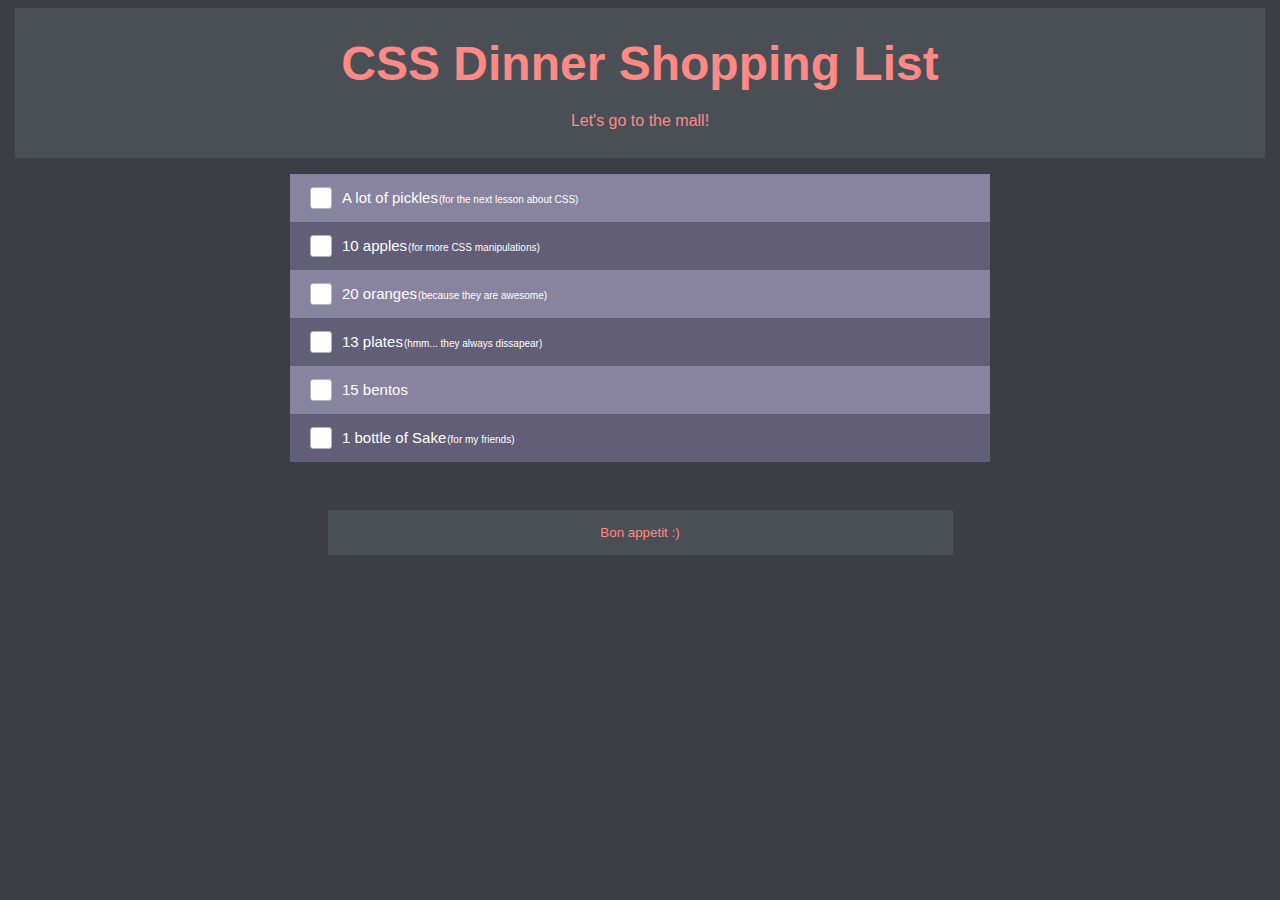
<file: Shopping list/index.html>
<!DOCTYPE html>
<html lang="en">
  <head>
    <meta charset="UTF-8" />
    <link rel="stylesheet" href="style.css" >
    <meta http-equiv="X-UA-Compatible" content="IE=edge" />
    <meta name="viewport" content="width=device-width, initial-scale=1.0" />
    <title>Document</title>
  </head>
  <body class="page">
    <div class="wrapper">
   <header class="header">
  <div class="title-div">
    <div class="title"><h1>CSS Dinner Shopping List</h1> </div>
    <div ><p class="subtitle">Let's go to the mall!</p></div>
  </div>
   </header>
   <div class="wrapper">
   <div class="container">
   
    <ul class="list">
      <li class="list__element">
      
        <input type="checkbox" class="checkbox" id="first__checkbox">
        <label for="first__checkbox"> </label>
        <span class="first-span">A lot of pickles</span>
        <span class="second-span first-subtext">(for the next lesson about CSS)</span>

       
      </li>
      <li class="list__element">
    
        <input type="checkbox" class="checkbox" id="second__checkbox">
        <label for="second__checkbox"></label>
        <span class="first-span">10 apples</span>
        <span class="second-span second-subtext">(for more CSS manipulations)</span>

    
      </li>
      <li class="list__element">
        
        <input type="checkbox"  class="checkbox" id="third__checkbox">
        <label for="third__checkbox"></label>
        <span class="first-span">20 oranges</span>
        <span class="second-span third-subtext">(because they are awesome)</span>

       
      </li>
      <li class="list__element">
       
        <input type="checkbox"  class="checkbox" id="fourth__checkbox">
        <label for="fourth__checkbox"></label>
        <span class="first-span">13 plates</span>
        <span class="second-span fourth-subtext">(hmm... they always dissapear)</span>

    
      </li>
      <li class="list__element"> 
        
        <input type="checkbox"  class="checkbox" id="fifth__checkbox">
        <label for="fifth__checkbox"></label>
        <span class="first-span">15 bentos</span>
       

      
      </li>
      <li class="list__element">
       
        <input type="checkbox" class="checkbox" id="sixth__checkbox">
        <label for="sixth__checkbox"></label>
        <span class="first-span">1 bottle of Sake</span>
        <span class="second-span sixth-subtext">(for my friends)</span>

        
      </li>
    </ul>
   </div>
   </div>
   <div class="button-wrapper">

    <button class="button"><span class="button-text">Bon appetit :)</span></button>
   </div>
    </div>
  </body>
</html>
</file>
<file: cv/style.css>
body {
    margin: 0;
    background-color: rgb(54, 211, 138);
    background: url("img/photo_2022-09-20_14-38-31.jpg");
}

.card {
    width: 400px;
    margin: 30px auto;
    padding: 20px;
    background-color: rgb(250, 250, 250);
    box-shadow: 0 5px 10px rgb(182, 175, 175);
    border-radius: 10px;
}

.card-photo {
    display: block;
    height: 400px;
    width: 260px;
    margin: 0 auto;
    border-radius: 40%;
}

.card-title {
    font-size: 40px;
    text-align: center;
    color: black;
}

.card-text {
    font-size: 20px;
}

.card-subtitle {
    font-size: 20px;
    color: rgb(0, 0, 0);
}

.card-list {
    padding-left: 0;
    list-style-position: inside;
    font-size: 20px;

}
</file>
<file: denis/style.css>
.page {
   
    max-width: 100%;
    
}
.menu {
    display: flex;
    justify-content: center;
    align-items: center;
   max-height: 50px;
}
.menu__list {
    text-decoration: none;
    list-style: none;
    height: 100%;
   display: flex;
align-items: center;
justify-content: center;

}
.menu__element {
    display: inline-block;
   
    list-style: none;
    text-decoration: none;
    padding: 0px 20px  0px  20px;

}

.section-greyback {
    margin-top: 0px;

    background-color: #F6F6F6;

    display: flex;
    justify-content: center;
    align-items: center;
   
}
.container {
    display: flex;
    justify-content: center;
    margin: 0 auto;
 
    border-bottom: 1px solid #828282;
   
}

.menu__element {
    max-width: 77px;
    max-height: 25px;
  
    font-family: 'Open Sans';
    font-style: normal;
    font-weight: 400;
    font-size: 18px;
    line-height: 25px;
    /* identical to box height */
    
    letter-spacing: 0.02em;
    
    color: #828282;
}
.menu__element__home {
    max-width: 53px;
    max-height: 25px;
    
    font-family: 'Open Sans';
    font-style: normal;
    font-weight: 400;
    font-size: 18px;
    line-height: 25px;

    
    letter-spacing: 0.02em;
    
   
    
    color: #070707;
}

.menu__element__about {
max-width: 91px;
max-height: 25px;

font-family: 'Open Sans';
font-style: normal;
font-weight: 400;
font-size: 18px;
line-height: 25px;


letter-spacing: 0.02em;

color: #828282;

}
.menu__element__skills {
max-width: 44px;
max-height: 25px;

font-family: 'Open Sans';
font-style: normal;
font-weight: 400;
font-size: 18px;
line-height: 25px;
/* identical to box height */

letter-spacing: 0.02em;

color: #828282;


}
.menu__element__portfolio {

    max-width: 78px;
    max-height: 25px;
    
    font-family: 'Open Sans';
    font-style: normal;
    font-weight: 400;
    font-size: 18px;
    line-height: 25px;
    /* identical to box height */
    
    text-align: center;
    letter-spacing: 0.02em;
    
    color: #828282;
}
.menu__element__contacts {
    width: 77px;
height: 25px;

font-family: 'Open Sans';
font-style: normal;
font-weight: 400;
font-size: 18px;
line-height: 25px;
/* identical to box height */

letter-spacing: 0.02em;

color: #828282;


}
.main-title {
    max-width: 100%;
    width: 970px;
    max-height: 60px;
margin: 0 auto;
font-family: 'Open Sans';
font-style: normal;
font-weight: 700;
font-size: 48px;
line-height: 65px;

/* Black */

color: #070707;
   
    margin-bottom: 50px;
}
.main-image {
    display: flex;
    justify-content: center;
    align-items: center;
    margin-bottom: 0px;
}

.section-greyback__subtitle {
    display: flex;
    justify-content: center;


font-family: 'Open Sans';
font-style: normal;
font-weight: 700;
font-size: 34px;
line-height: 46px;




color: #070707;

}
.main-section-text {
    display: flex;
    justify-content: center;
    text-align: center;
    font-family: 'Open Sans';
font-style: normal;
font-weight: 400;
font-size: 18px;
line-height: 25px;


/* Black */

color: #070707;
}


.title__skills {
    display: flex;
    justify-content: center;
    text-align: center;
 margin-top: 100px;
height: 40px;

font-family: 'Open Sans';
font-style: normal;
font-weight: 700;
font-size: 34px;
line-height: 46px;
text-align: center;

/* Black */

color: #070707;
    
}
.program-section__subtitle {
    display: flex;
    justify-content: center;
    text-align: center;
  
height: 24px;

font-family: 'Open Sans';
font-style: normal;
font-weight: 400;
font-size: 18px;
line-height: 25px;
text-align: center;

/* Black */

color: #070707;
margin-bottom: 50px;
}
.photoshopicon {
    
    max-width: 66px;
    
    
}
.illustratoricon {
    max-width: 66px;
 
}
.aftereffectsicon {
    max-width: 66px;

   
}
.figmaicon {
    max-width: 66px;
    max-height: 65px;
   
}
.photo-div {
 
    display: flex;
justify-content: space-around;

margin-right: 50px;

}
.photo-div-main {
    width: 970px;
    max-width: 100%;
    margin: 0 auto;
}

.illustrator-div {

    margin-right: 10px;
    
}
.aftereffects-div {
 
margin-right: 10px;
  
  
}

.text-div {

    display: flex;
    justify-content: space-around;
    width: 970px;
    max-width: 100%;
    margin: 0px auto 25px;
    
}
.photoshop-text {
    
   
width: 20px;
text-align: center;


width: 66px;
height: 38px;

font-family: 'Open Sans';
font-style: normal;
font-weight: 700;
font-size: 14px;
line-height: 19px;
text-align: center;
letter-spacing: 0.02em;

/* text */

color: #828282;
  
}
.illustrator-text {
    display: flex;

  
    text-align: center;
margin-left: 5px;
    width: 66px;
height: 38px;

font-family: 'Open Sans';
font-style: normal;
font-weight: 700;
font-size: 14px;
line-height: 19px;
text-align: center;
letter-spacing: 0.02em;

/* text */

color: #828282;

}
.aftereffects-text {
    display: flex;

    text-align: center;
  
  

    width: 100px;
height: 38px;

font-family: 'Open Sans';
font-style: normal;
font-weight: 700;
font-size: 14px;
line-height: 19px;
text-align: center;
letter-spacing: 0.02em;

/* text */

color: #828282;

  
}
.figma-text {
    display: flex;

    text-align: center;


    width: 66px;
    height: 19px;
    
    font-family: 'Open Sans';
    font-style: normal;
    font-weight: 700;
    font-size: 14px;
    line-height: 19px;
    /* identical to box height */
    
    text-align: center;
    letter-spacing: 0.02em;
    
    /* text */
    
    color: #828282;
    margin-right: 30px;
    
}
.div-icons {
    display: flex;
 justify-content: center;
    margin-top: 30px;
    justify-content: space-around;
    width: 970px;
    max-width: 100%;
    margin: 20px auto;
}
.div-icons__photoshop {
display: flex;

}
.div-icons__illustrator{
    display: flex;
}
.div-icons__illustrator {
    display: flex;
}
.div-icons__figma {
    display: flex;
    margin-right: 30px;
}
.section-portfolio {
  
    background-color:  #F6F6F6;
}
.title-portfolio {
    padding-top: 100px;
    padding-bottom: 50px;
height: 40px;

font-family: 'Open Sans';
font-style: normal;
font-weight: 700;
font-size: 34px;

text-align: center;

/* Black */

color: #070707;

    text-align: center;
}
.fashion-div {
    display: flex;
    justify-content: center;
    align-items: center;
}
.fashion-text-div {
    display: flex;
    justify-content: center;
    align-items: center;
    font-family: 'Open Sans';
font-style: normal;
font-weight: 400;
font-size: 18px;
line-height: 25px;
text-align: center;
text-decoration-line: underline;
margin-top: 40px;
    margin-bottom: 70px;

/* Black */

color: #070707
}
.reebok-div {
    display: flex;
    justify-content: center;
    align-items: center;
}
.reebok-text-div {
    display: flex;
    justify-content: center;
    align-items: center;
    font-family: 'Open Sans';
font-style: normal;
font-weight: 400;
font-size: 18px;
line-height: 25px;
text-align: center;
text-decoration-line: underline;
margin-top: 40px;
    margin-bottom: 70px;

/* Black */

color: #070707
}
.braun-div {
    display: flex;
    justify-content: center;
    align-items: center;
}
.braun-text-div {
    margin-top: 40px;
    margin-bottom: 70px;
    display: flex;
    justify-content: center;
    align-items: center;
    font-family: 'Open Sans';
font-style: normal;
font-weight: 400;
font-size: 18px;
line-height: 25px;
text-align: center;
text-decoration-line: underline;

/* Black */

color: #070707
}


.footer-section__title {

font-family: 'Open Sans';
font-style: normal;
font-weight: 700;
font-size: 34px;
line-height: 46px;
text-align: center;

/* Black */

color: #070707;

}

.footer-text__element {
   

font-family: 'Open Sans';
font-style: normal;
font-weight: 400;
font-size: 14px;
line-height: 25px;
text-align: center;

/* Black */

color: #070707;

}
.footer-button {
    display: flex;
    align-items: center;
    justify-content: center;
}
button {
    background-color: #070707;

    color: white;
    width: 200px;
    height: 44px;
    border-radius: 25px;

font-family: 'Open Sans';
font-style: normal;
font-weight: 700;
font-size: 18px;
line-height: 25px;
text-align: center;
letter-spacing: 0.1em;
}
.footer-icons-div {
    

    display: flex;
    align-items: center;
    justify-content: center;
    
   
}
.linkedin-icon {
    
   
width: 50px;
}
.instagram-icon {
   
    width: 50px;
}
.behance-icon {
   
    width: 50px;
}
.dribbble-icon {
    
    width: 50px;
}

.linkedin-icon-div {
    margin-top: 40px;
    width: 50px;
    margin-right: 50px;

}

.instagram-icon-div {
    margin-top: 40px;
    width: 50px;
    margin-left: 50px;
    margin-right: 50px;
}

.behance-icon-div {
    margin-top: 40px;
    margin-left: 50px;
    margin-right: 50px;
    width: 50px;
 
}
.dribble-icon-div {
    margin-top: 40px;
    margin-left: 50px;
    width: 50px;
 
}
.downtext-div {
    display: flex;
    text-align: center;
    justify-content: center;
    padding-top: 20px;
}
.downtext {
    font-family: 'Open Sans';
font-style: normal;
font-weight: 400;
font-size: 14px;
line-height: 19px;
text-align: center;

color: #828282;

}
@media (max-width:1024px) and  (min-width:769px)  {
    html {
 
  
        overflow-x:hidden;
       }
        .page {
           
            max-width: 100%;
          
        }
        .menu {
            display: flex;
          
           max-height: 50px;
           width: 100%;
        }
        .menu__list {
            max-height: 50px;
            width: 100%;
            padding: 0;
         
        }
        .main-title {


            font-weight: 400;
            font-size: 27px;
            line-height: 25px;
            
         
            margin: auto 10px;
        
              
            }
        
        .denis-image {
            min-height: 250px;
            max-height: 300px;
            width: 100%;
            object-fit: cover;
            }
            .fashionimg {
                min-height: 250px;
                max-height: 300px;
              width: 100%;
              object-fit: cover;
            }
            .reebokimg {
                min-height: 250px;
                max-height: 300px;
              width: 100%;
              object-fit: cover;
            }
            .braunimg {
                min-height: 250px;
                max-height: 300px;
              width: 100%;
              object-fit: cover;
            }
       
}
@media  (max-width:768px)  {
  

   html {
 
  
    overflow-x:hidden;
   }
    .page {
       
        max-width: 100%;
      
    }
    .menu {
        display: flex;
      
       max-height: 50px;
       width: 100%;
    }
    .menu__list {
        max-height: 50px;
        width: 100%;
        padding: 0;
     
    }
   
    .menu__element {
        display: inline-block;
       
        list-style: none;
        text-decoration: none;
        padding: 0px 5px;
    
    }
    
 
    
    .menu__element {
        max-width: 77px;
        max-height: 25px;
      
        font-family: 'Open Sans';
        font-style: normal;
        font-weight: 400;
        font-size: 16px;
        line-height: 25px;
        /* identical to box height */
        
        letter-spacing: 0.02em;
        
        color: #828282;
      
    }
    .menu__element__home {
        
        max-height: 25px;
        
    
        font-weight: 400;
        font-size: 16px;
        line-height: 20px;
    
        
  
   
    }
    
     .menu__element__about {
     
        max-height: 25px;
    
        font-weight: 400;
        font-size: 16px;
        line-height: 25px;
 
    

    
    }
    .menu__element__skills {

        max-height: 25px;
        
        font-family: 'Open Sans';
        font-style: normal;
        font-weight: 400;
        font-size: 16px;
        line-height: 25px;
        /* identical to box height */
        
        letter-spacing: 0.02em;
        
        color: #828282;
    
    
    }
    .menu__element__portfolio {
    
    
        max-height: 25px;
        
        font-family: 'Open Sans';
        font-style: normal;
        font-weight: 400;
        font-size: 16px;
        line-height: 25px;
       
        
        text-align: center;
        letter-spacing: 0.02em;
        
        color: #828282;
    }
    .menu__element__contacts {
      
         max-height: 25px;
        
        font-family: 'Open Sans';
        font-style: normal;
        font-weight: 400;
        font-size: 16px;
        line-height: 25px;
       
        
        letter-spacing: 0.02em;
        
        color: #828282;
    
    
    }
    .section-greyback {
        margin-top: 0px;
    
        background-color: #F6F6F6;
    
        display: flex;
        justify-content: center;
        align-items: center;
       
    }
    .container {
        display: flex;
        justify-content: center;
        margin: 0px;
     
        border-bottom: 1px solid #828282;
       
    }
    .main-title {


    font-weight: 400;
    font-size: 27px;
    line-height: 25px;
    
 
    margin: auto 10px;

      
    }
    .main-title__element {
        max-width: 250px;
    }
   
    .denis-image {
    min-height: 250px;
    max-height: 300px;
    width: 100%;
    object-fit: cover;
    }
    .fashionimg {
        min-height: 250px;
        max-height: 300px;
      width: 100%;
    }
    .reebokimg {
        min-height: 250px;
        max-height: 300px;
      width: 100%;
      object-fit: cover;
    }
    .braunimg {
        min-height: 250px;
        max-height: 300px;
      width: 100%;
      object-fit: cover;
    }
    .linkedin-icon-div {
        margin-top: 40px;
        width: 50px;
        margin-right: 5px;
    
    }
    
    .instagram-icon-div {
        margin-top: 40px;
        width: 50px;
        margin-left: 5px;
        margin-right: 5px;
    }
    
    .behance-icon-div {
        margin-top: 40px;
        margin-left: 5px;
        margin-right: 5px;
        width: 50px;
     
    }
    .dribble-icon-div {
        margin-top: 40px;
        margin-left: 5px;
        width: 50px;
     
    
    }
    .section-greyback__subtitle {
        display: flex;
        justify-content: center;
    
    
    font-family: 'Open Sans';
    font-style: normal;
    font-weight: 700;
    font-size: 27px;
    line-height: 46px;
    
    
    
    
    color: #070707;
    
    }
    .main-section-text {
      
    font-weight: 400;
    font-size: 18px;
    line-height: 25px;
   
    }
    
    
    .title__skills {
 
     margin-top: 50px;
    height: 40px;
    
  
    font-weight: 700;
    font-size: 27px;
    line-height: 46px;
   
        
    }
    .program-section__subtitle {

      
    height: 24px;

    font-weight: 400;
    font-size: 18px;
    line-height: 25px;
 
    margin-bottom: 50px;
    }
    .photoshop-div {
        width: 66px;
        height: 66px;
    }
    .illustrator-div {
        width: 66px;
        height: 66px;
    }
    .aftereffects-div {
        width: 66px;
        height: 66px;
    }
    .figma-div {
        width: 66px;
        height: 66px;
    }
    .photo-div {
 
        display: flex;
    justify-content: space-around;
 

    }
    .photoshopicon {
      margin-left: 5px;
      
    }
    .illustratoricon {
        margin-left: 20px;

    }
    .aftereffectsicon {
        margin-left: 30px;
        margin-right: 30px;
    }
    .figmaicon {
      margin-left: 60px;
    }
    .photoshop-text {
     margin-left: 5px;
    }
    .illustrator-text {
margin-left: 25px;
    }
    .aftereffects-text {
margin-left: 20px;
margin-right: 25px;
    }
    .figma-text {
    margin-right: 0px;
    }
 
    .div-icons__photoshop {
display: flex;
flex-direction: column;


    }
    .div-icons__illustrator {
        display: flex;
        flex-direction: column;
        margin-right: 10px;
    }
    .div-icons__aftereffects {
        display: flex;
        flex-direction: column;
        margin-right: 10px;
    }
    .div-icons__figma {
        display: flex;
        flex-direction: column;
  margin-right: 0;
    }

    .text-div {
        display: flex;
        justify-content: space-around;
        
        
    }
    .footer-section__title {
        font-size: 30px;
    }

}
</file>
<file: exam копія 2/sass/main.css>
.page-wrapper {
  width: 100%;
}

.container {
  width: 100%;
}

.hero-section {
  width: 100%;
}
.hero-section__block {
  width: 100%;
  min-height: 100vh;
  background-image: linear-gradient(rgba(17, 93, 186, 0.476), transparent), url(../img/HeaderBackground.jpg);
  background-repeat: no-repeat;
  background-position: top;
  background-size: cover;
  display: flex;
  justify-content: center;
  align-items: center;
  flex-direction: column;
}
.hero-section__block-content {
  height: 40vh;
}
.hero-section__title {
  text-align: center;
  display: block;
  font-family: "Josefin Sans";
  font-style: normal;
  font-weight: 700;
  font-size: 48px;
  line-height: 52px;
  text-transform: uppercase;
  margin-bottom: 10px;
  color: #FFFFFF;
}
.hero-section__subtitle {
  text-align: center;
  display: block;
  font-family: "Josefin Sans";
  font-style: normal;
  font-weight: 400;
  font-size: 22px;
  line-height: 28px;
  letter-spacing: 0.31em;
  margin-bottom: 50px;
  color: #FFFFFF;
}
.hero-section__input {
  width: 100%;
}

.scrolldown {
  text-decoration: none;
  display: flex;
  justify-content: center;
  align-items: center;
  flex-direction: column;
  color: white;
  position: absolute;
  top: 85%;
  left: 50%;
  transform: translate(-50%, -50%);
  font-family: "Josefin Sans";
  font-style: normal;
  font-weight: 400;
  font-size: 14px;
  line-height: 20px;
  text-align: center;
  letter-spacing: 0.2em;
  color: #FFFFFF;
  -webkit-animation: scrolldown 2s linear 2s infinite;
          animation: scrolldown 2s linear 2s infinite;
}

@-webkit-keyframes scrolldown {
  0% {
    transform: translate(-50%, -50%);
  }
  50% {
    transform: translate(-50%, -20%);
  }
  100% {
    transform: translate(-50%, -50%);
  }
}

@keyframes scrolldown {
  0% {
    transform: translate(-50%, -50%);
  }
  50% {
    transform: translate(-50%, -20%);
  }
  100% {
    transform: translate(-50%, -50%);
  }
}
.hero-section__input {
  position: relative;
}
.hero-section__input-button__content {
  position: absolute;
  top: 0;
  right: 0;
  width: 140px;
  height: 50px;
  display: flex;
  font-size: 14px;
  justify-content: center;
  align-items: center;
  margin-right: 0.5em;
  margin-top: 0.5em;
  padding: 15px;
  background: #5373FD;
  color: #ffffff;
  font-size: 14px;
  border: none;
  cursor: pointer;
}

.search-icon {
  margin-top: 5px;
  margin-right: 12px;
}

#input {
  width: 650px;
  height: 60px;
  max-width: 100%;
  padding-left: 20px;
}

#input::-moz-placeholder {
  font-family: "Josefin Sans";
  font-style: normal;
  font-weight: 400;
  font-size: 14px;
  line-height: 20px;
  /* identical to box height, or 143% */
  letter-spacing: 0.2em;
  /* Text Grey */
  color: #999999;
}

#input:-ms-input-placeholder {
  font-family: "Josefin Sans";
  font-style: normal;
  font-weight: 400;
  font-size: 14px;
  line-height: 20px;
  /* identical to box height, or 143% */
  letter-spacing: 0.2em;
  /* Text Grey */
  color: #999999;
}

#input::placeholder {
  font-family: "Josefin Sans";
  font-style: normal;
  font-weight: 400;
  font-size: 14px;
  line-height: 20px;
  /* identical to box height, or 143% */
  letter-spacing: 0.2em;
  /* Text Grey */
  color: #999999;
}

@media (max-width: 1024px) and (min-width: 768px) {
  #input {
    width: 80vw;
  }
}
@media (max-width: 767px) {
  #input {
    width: 90vw;
  }
  #input::-moz-placeholder {
    font-size: 10px;
    line-height: 20px;
    /* identical to box height, or 143% */
    letter-spacing: 0.1em;
  }
  #input:-ms-input-placeholder {
    font-size: 10px;
    line-height: 20px;
    /* identical to box height, or 143% */
    letter-spacing: 0.1em;
  }
  #input::placeholder {
    font-size: 10px;
    line-height: 20px;
    /* identical to box height, or 143% */
    letter-spacing: 0.1em;
  }
}
.container {
  max-width: 100%;
  width: 1320px;
  margin: 0 auto;
  padding-left: 15px;
  padding-right: 15px;
  box-sizing: border-box;
}

.navigation {
  display: flex;
  align-items: center;
  justify-content: space-between;
  background-color: #5373FD;
}
.navigation-logo span {
  display: block;
  margin: auto auto;
}
.navigation-logo {
  display: flex;
  justify-content: center;
}
.navigation-menu {
  display: flex;
  list-style: none;
  padding: 0px;
}
.navigation-wrapper {
  position: -webkit-sticky;
  position: sticky;
  top: 0px;
  z-index: 10;
  width: 100%;
  background-color: #5373FD;
}
.navigation-menu li {
  line-height: 20px;
  margin-left: 40px;
}
.navigation-menu__link {
  text-decoration: none;
  font-family: "Aleo";
  font-style: normal;
  font-weight: 400;
  font-size: 14px;
  color: #FFFFFF;
  letter-spacing: 0.1em;
  text-transform: uppercase;
}

.logo-link {
  text-decoration: none;
  font-family: "Josefin Sans";
  font-style: normal;
  font-weight: 700;
  font-size: 24px;
  line-height: 28px;
  /* or 117% */
  letter-spacing: 0.1em;
  text-transform: uppercase;
  /* White */
  color: #FFFFFF;
}

.burger {
  display: none;
}
.burger span {
  background-color: white;
  height: 2px;
  width: 40px;
  margin: 6px auto;
  transition: 0.2s;
}

@media (max-width: 1024px) and (min-width: 768px) {
  .navigation {
    display: block;
    background-color: #5373FD;
    padding-top: 30px;
    padding-bottom: 20px;
  }
  .navigation-logo span {
    display: block;
    margin: auto auto;
  }
  .navigation-menu {
    display: flex;
    list-style: none;
    justify-content: center;
  }
  .navigation-wrapper {
    position: -webkit-sticky;
    position: sticky;
    top: 0px;
    z-index: 10;
    width: 100%;
    background-color: #5373FD;
  }
  .navigation-menu li {
    margin-left: 20px;
    margin-right: 20px;
  }
  .navigation-menu__link {
    text-decoration: none;
    font-family: "Aleo";
    font-style: normal;
    font-weight: 400;
    font-size: 14px;
    color: #FFFFFF;
    letter-spacing: 0.1em;
    text-transform: uppercase;
  }
}
@media (max-width: 767px) {
  .burger {
    display: block;
  }
  .burger span {
    background-color: white;
    height: 2px;
    width: 40px;
    display: block;
    margin: 6px auto;
    transition: 0.2s;
  }
  .navigation {
    height: 84px;
  }
  .navigation-menu {
    position: fixed;
    top: 0;
    right: -200%;
  }
  .navigation-menu.active {
    background-color: #5373FD;
    right: 0px;
    top: 50px;
    width: 100vw;
    height: 30vh;
    display: block;
  }
  .navigation-menu.active .navigation-menu__item {
    display: flex;
    justify-content: center;
    margin-top: 40px;
  }
  .burger.active span:nth-child(1) {
    transform: translateY(8px) rotate(45deg);
  }
  .burger.active span:nth-child(2) {
    transform: translateY(8px) rotate(45deg);
    opacity: 0;
  }
  .burger.active span:nth-child(3) {
    transform: translateY(-8px) rotate(-45deg);
  }
}
.bg-section--dark__wrapper {
  background-image: url(../img/WhyBackground.jpg);
  background-repeat: no-repeat;
  background-size: cover;
  background-position: top left;
  height: 67vh;
  width: 100%;
}
.bg-section--dark__main {
  display: flex;
  height: 67vh;
  margin: auto;
  justify-content: center;
  align-items: center;
}
.bg-section--dark__text {
  width: 50%;
}
.bg-section--dark__text h2 {
  /* Heading 2 */
  font-family: "Aleo";
  font-style: normal;
  font-weight: 400;
  font-size: 36px;
  line-height: 40px;
  /* identical to box height, or 111% */
  text-transform: capitalize;
  /* White */
  color: #FFFFFF;
}
.bg-section--dark__text p {
  font-family: "Josefin Sans";
  font-style: normal;
  font-weight: 300;
  font-size: 16px;
  line-height: 28px;
  /* or 175% */
  letter-spacing: 0.1em;
  /* White */
  max-width: 560px;
  color: #FFFFFF;
}
.bg-section--dark__images {
  width: 50%;
  max-width: 400px;
  margin-left: 20px;
}
.bg-section--dark__upper-image {
  width: 350px;
  height: 220px;
}
.bg-section--dark__down-image {
  width: 350px;
  height: 220px;
  margin-left: 50px;
  margin-top: 15px;
}
.bg-section--dark__button {
  background: #5373FD;
  color: white;
  height: 60px;
  padding: 20px 32px;
  border: none;
  font-family: "Aleo";
  font-style: normal;
  font-weight: 400;
  font-size: 16px;
  line-height: 20px;
  text-align: center;
  letter-spacing: 0.07em;
  text-transform: uppercase;
  cursor: pointer;
  color: #FFFFFF;
}

.subtext {
  display: inline-block;
  margin: 30px 0;
}

@media (max-width: 1024px) and (min-width: 768px) {
  .bg-section--dark__wrapper {
    background-position: center;
    height: 76vh;
  }
  .bg-section--dark__main {
    flex-direction: column-reverse;
    padding-top: 60px;
    padding-bottom: 60px;
  }
  .bg-section--dark__text {
    max-width: 100%;
    width: 768px;
    margin: 0 auto;
    display: block;
    text-align: center;
    padding-bottom: 30px;
  }
  .bg-section--dark__images {
    width: 100%;
    max-width: 768px;
    display: flex;
    margin-left: 0;
    margin-top: 0;
    justify-content: center;
  }
  .bg-section--dark__upper-image {
    width: 350px;
    height: 220px;
  }
  .bg-section--dark__down-image {
    width: 350px;
    height: 220px;
    margin-left: 10px;
    margin-top: 0;
  }
  .bg-section--dark__text p {
    margin: 20px auto;
  }
}
@media (max-width: 767px) {
  .bg-section--dark__wrapper {
    background-position: center;
    height: 76vh;
  }
  .bg-section--dark__main {
    flex-direction: column-reverse;
    padding-top: 60px;
    padding-bottom: 60px;
  }
  .bg-section--dark__text {
    max-width: 100%;
    width: 768px;
    margin: 0 auto;
    display: block;
    text-align: center;
    padding-bottom: 30px;
  }
  .bg-section--dark__images {
    width: 100%;
    max-width: 768px;
    display: flex;
    margin-left: 0;
    margin-top: 0;
    justify-content: center;
  }
  .bg-section--dark__upper-image {
    width: 258px;
    height: 162px;
  }
  .bg-section--dark__down-image {
    width: 258px;
    height: 162px;
    margin-left: 10px;
    margin-top: 0;
  }
  .bg-section--dark__text p {
    margin: 20px auto;
  }
  img {
    width: 258px;
    max-width: 100%;
    height: 162px;
    max-height: 100%;
  }
}
.steps-section {
  background-color: #333333;
}
.steps-section__wrapper {
  display: flex;
  justify-content: space-around;
  align-items: center;
  height: 40vh;
}
.steps-section__item {
  display: flex;
  flex-direction: column;
  align-items: center;
  justify-content: center;
  margin-top: 100px;
  width: 33%;
}
.steps-section__title {
  display: flex;
  align-items: center;
  font-family: "Aleo";
  font-style: normal;
  font-weight: 400;
  font-size: 36px;
  line-height: 40px;
  /* identical to box height, or 111% */
  text-align: center;
  text-transform: capitalize;
  /* White */
  color: #FFFFFF;
}

.lines:before {
  display: block;
  content: "";
  height: 300px;
  width: 100%;
  border-top: 1px dashed #FFFFFF;
  border-radius: 50%;
  position: relative;
  /* left: 300px; */
  left: -50%;
  top: 200px;
}

.lines:after {
  display: block;
  content: "";
  width: 100%;
  height: 300px;
  border-top: 1px dashed #FFFFFF;
  border-radius: 50%;
  position: relative;
  right: -50%;
  top: -260px;
}

.svg-backgroung {
  width: 64px;
  height: 64px;
  position: relative;
  z-index: 2;
  background: #333333;
}

@media (max-width: 1024px) and (min-width: 768px) {
  .steps-section {
    background-color: #333333;
  }
  .steps-section__wrapper {
    flex-direction: column;
    height: 76vh;
    padding: 30px;
  }
  .steps-section__item {
    display: flex;
    flex-direction: column;
    align-items: center;
    justify-content: center;
    margin-top: 0px;
    width: 250px;
  }
  .lines:before {
    display: none;
  }
  .lines:after {
    display: none;
  }
}
@media (max-width: 767px) {
  .steps-section {
    background-color: #333333;
  }
  .steps-section__wrapper {
    flex-direction: column;
    height: 76vh;
    padding: 30px;
    padding-top: 50px;
  }
  .steps-section__item {
    display: flex;
    flex-direction: column;
    align-items: center;
    justify-content: center;
    margin-top: 0px;
    width: 250px;
    max-width: 100%;
  }
  .lines:before {
    display: none;
  }
  .lines:after {
    display: none;
  }
}
.bg-section--house__wrapper {
  width: 100%;
  background-image: url(../img/house.jpg);
  background-repeat: no-repeat;
  background-size: cover;
  background-position: top;
  height: 67vh;
  width: 100%;
  display: flex;
  align-items: center;
}
.bg-section--house__card {
  background-color: rgba(35, 35, 35, 0.9);
  padding: 44px 0px 44px 32px;
  width: 650px;
  max-width: 100%;
  height: 345px;
  max-height: 100%;
  margin-top: 50px;
}

.card__subtext {
  font-family: "Josefin Sans";
  font-style: normal;
  font-weight: 300;
  font-size: 20px;
  line-height: 28px;
  /* identical to box height, or 140% */
  letter-spacing: 0.1em;
  /* White */
  color: #FFFFFF;
  margin-bottom: 16px;
}
.card__title {
  font-family: "Josefin Sans";
  font-style: normal;
  font-weight: 400;
  font-size: 20px;
  line-height: 28px;
  /* identical to box height, or 140% */
  text-transform: uppercase;
  /* White */
  color: #FFFFFF;
  margin-bottom: 16px;
}
.card__text {
  font-family: "Josefin Sans";
  font-style: normal;
  font-weight: 300;
  font-size: 16px;
  line-height: 28px;
  /* or 175% */
  letter-spacing: 0.1em;
  width: 490px;
  max-width: 95%;
  /* White */
  color: #FFFFFF;
  margin-bottom: 24px;
}
.card__button-text {
  width: 215px;
  height: 60px;
  background-color: #5373FD;
  color: white;
  font-family: "Aleo";
  font-style: normal;
  font-weight: 400;
  font-size: 16px;
  line-height: 20px;
  /* identical to box height, or 125% */
  letter-spacing: 0.07em;
  text-transform: uppercase;
}

@media (max-width: 1024px) and (min-width: 769px) {
  .bg-section--house__wrapper {
    background-position: center;
    height: 68vh;
  }
  .bg-section--house__card {
    background-color: rgba(35, 35, 35, 0.9);
    padding: 44px 0px 44px 32px;
    width: 768px;
    max-width: 100%;
    min-height: 376px;
    max-height: 100%;
    margin: 50px auto;
    box-sizing: border-box;
  }
}
@media (max-width: 767px) {
  .bg-section--house__wrapper {
    background-position: center;
    height: 68vh;
  }
  .bg-section--house__card {
    background-color: rgba(35, 35, 35, 0.9);
    padding: 24px 0px 20px 32px;
    width: 768px;
    max-width: 100%;
    max-width: 100%;
    min-height: 420px;
    max-height: 100%;
    margin: 50px auto;
    box-sizing: border-box;
  }
}
.bg-section--spain__wrapper {
  width: 100%;
  background-image: url(../img/spain.jpg);
  background-repeat: no-repeat;
  background-size: cover;
  background-position: top;
  height: 67vh;
  width: 100%;
  display: flex;
  align-items: center;
}
.bg-section--spain__card {
  background-color: rgba(35, 35, 35, 0.9);
  padding: 44px 0px 44px 32px;
  width: 650px;
  max-width: 100%;
  height: 345px;
  max-height: 100%;
  margin-left: auto;
  margin-top: 50px;
}

.card__subtext {
  font-family: "Josefin Sans";
  font-style: normal;
  font-weight: 300;
  font-size: 20px;
  line-height: 28px;
  /* identical to box height, or 140% */
  letter-spacing: 0.1em;
  /* White */
  color: #FFFFFF;
  margin-bottom: 16px;
}
.card__title {
  font-family: "Josefin Sans";
  font-style: normal;
  font-weight: 400;
  font-size: 20px;
  line-height: 28px;
  /* identical to box height, or 140% */
  text-transform: uppercase;
  /* White */
  color: #FFFFFF;
  margin-bottom: 16px;
}
.card__text {
  font-family: "Josefin Sans";
  font-style: normal;
  font-weight: 300;
  font-size: 16px;
  line-height: 28px;
  /* or 175% */
  letter-spacing: 0.1em;
  /* White */
  color: #FFFFFF;
  margin-bottom: 24px;
}
.card__button-text {
  width: 215px;
  height: 60px;
  background-color: #5373FD;
  color: white;
  cursor: pointer;
  font-family: "Aleo";
  font-style: normal;
  font-weight: 400;
  font-size: 16px;
  line-height: 20px;
  /* identical to box height, or 125% */
  letter-spacing: 0.07em;
  text-transform: uppercase;
}

@media (max-width: 1024px) and (min-width: 768px) {
  .bg-section--spain__wrapper {
    background-position: center;
    height: 68vh;
  }
  .bg-section--spain__card {
    background-color: rgba(35, 35, 35, 0.9);
    padding: 44px 0px 44px 32px;
    width: 768px;
    max-width: 100%;
    min-height: 345px;
    max-height: 100%;
    margin: 50px auto;
    box-sizing: border-box;
  }
}
@media (max-width: 767px) {
  .bg-section--spain__wrapper {
    background-position: center;
    height: 68vh;
  }
  .bg-section--spain__card {
    background-color: rgba(35, 35, 35, 0.9);
    padding: 24px 0px 20px 32px;
    width: 768px;
    max-width: 100%;
    max-width: 100%;
    min-height: 420px;
    max-height: 100%;
    margin: 50px auto;
    box-sizing: border-box;
  }
}
.bg-section--grey__wrapper {
  width: 100%;
  background-image: url(../img/BG.jpg);
  background-repeat: no-repeat;
  background-size: cover;
  background-position: center;
  height: 67vh;
  width: 100%;
  display: flex;
  align-items: center;
}
.bg-section--grey__title {
  font-family: "Aleo";
  font-style: normal;
  font-weight: 400;
  font-size: 36px;
  line-height: 40px;
  text-transform: capitalize;
  color: #FFFFFF;
  width: 375px;
  margin: 0 auto;
  margin-bottom: 60px;
}
.bg-section--grey__image {
  width: 440px;
  height: 280px;
}
.bg-section--grey__card {
  display: flex;
  padding: 0 30px;
  justify-content: center;
}

.card__text {
  width: 640px;
  max-width: 100%;
}

.grey-paragraph {
  width: 640px;
  max-width: 100%;
}

.review-photo {
  height: 100%;
  width: 100%;
  -o-object-fit: cover;
     object-fit: cover;
}

.quote-icon {
  margin-right: 5px;
}

figcaption {
  padding-left: 40px;
  padding-top: 30px;
}

.card__wrapper {
  box-sizing: border-box;
  background-color: #333333;
  max-width: 885px;
  width: 760px;
  padding-left: 20px;
  padding-bottom: 25px;
}

@media (max-width: 1024px) and (min-width: 768px) {
  .bg-section--grey__wrapper {
    background-position: center;
    height: 76vh;
    width: 100%;
    display: flex;
    align-items: baseline;
  }
  .bg-section--grey__title {
    width: 375px;
    margin: 60px auto;
  }
  .bg-section--grey__card {
    display: block;
    padding: 0;
  }
  .bg-section--grey__card-image {
    display: flex;
    justify-content: center;
  }
  .bg-section--grey .review-photo {
    height: 336px;
    width: 720px;
    display: flex;
    -o-object-fit: cover;
       object-fit: cover;
  }
  .card__wrapper {
    max-width: 720px;
    max-height: 308px;
    padding-left: 20px;
    margin: 0 auto;
    padding-bottom: 30px;
  }
  .card__text {
    width: 768px;
    max-width: 100%;
  }
}
@media (max-width: 767px) {
  .bg-section--grey__wrapper {
    background-position: center;
    height: 110vh;
    width: 100%;
    display: flex;
    align-items: baseline;
  }
  .bg-section--grey__title {
    width: 395px;
    max-width: 100%;
    margin: 30px auto;
    font-size: 30px;
    display: flex;
    justify-content: center;
  }
  .bg-section--grey__card {
    display: block;
    padding: 0;
  }
  .bg-section--grey__card-image {
    display: flex;
    justify-content: center;
  }
  .bg-section--grey .review-photo {
    height: 336px;
    width: 720px;
    display: flex;
    -o-object-fit: cover;
       object-fit: cover;
  }
  .card__wrapper {
    max-width: 100%;
  }
  blockquote {
    -webkit-margin-start: 0px;
            margin-inline-start: 0px;
    -webkit-margin-end: 0px;
            margin-inline-end: 0px;
  }
}
.footer {
  width: 100%;
  background-color: #000000;
}
.footer-wrapper__content {
  display: flex;
  justify-content: center;
  align-items: center;
  flex-direction: column;
  padding-top: 80px;
  padding-bottom: 80px;
}
.footer__title {
  font-family: "Josefin Sans";
  font-style: normal;
  font-weight: 700;
  font-size: 24px;
  line-height: 28px;
  letter-spacing: 0.1em;
  text-transform: uppercase;
  cursor: pointer;
  color: #FFFFFF;
}
.footer__subtitle {
  font-family: "Josefin Sans";
  font-style: normal;
  font-weight: 400;
  font-size: 14px;
  line-height: 20px;
  letter-spacing: 0.2em;
  margin-top: 10px;
  color: #FFFFFF;
}
.footer__icons {
  display: flex;
  justify-content: center;
  align-items: center;
}

.svg-icon {
  margin-top: 20px;
  margin-left: 15px;
  margin-right: 15px;
  cursor: pointer;
}

.social-icon:hover path {
  fill: #486BFE;
}/*# sourceMappingURL=main.css.map */
</file>
<file: lesson8/style.css>
* {
  transition: 0.5s ease-in;
}
.page {
  background-color: #3b3f45;
  width: 100%;
  margin-left: 0;
  margin-right: 0;
}
.title {
  display: inline-block;
  align-items: center;
  text-align: center;
  justify-content: center;
  font-family: "Roboto";
  font-family: sans-serif;
  font-style: normal;
  font-weight: 700;
  font-size: 24px;
  line-height: 28px;
  display: flex;
  align-items: center;
  text-align: center;
  color: #ff8984;
}
.page-header {
  background-color: #4a4f56;
}
.subtitle {
  display: flex;
  text-align: center;
  justify-content: center;
  font-family: "Roboto";
  font-family: sans-serif;
  font-style: normal;
  font-weight: 400;
  margin-bottom: 10px;
  color: #ff8984;
  margin-top: 0px;
}
.title-div {
  padding-top: 8px;
  padding-bottom: 8px;
}
.container {
  display: flex;
  margin: 0px auto 0px auto;
  background-color: #3b3f45;
  width: 50%;
  background-color: #88839e;
  display: block;
  justify-content: center;
  align-items: center;
}
@media (max-width:768px) {
  .page {
    min-height: 605px;
    min-height: 300px;
  }
  .container {
    width: 85%;
  }
  .page-header {
width: 95%;
margin: 0 auto;
min-height:  150px;
  }
 .title {
  font-weight: 400;
  font-size: 18px;
  line-height: 32px;
  margin-bottom: 8px;
  margin-bottom: 0px;
}
.button {
  min-height: 30px;
}
.first-span {
  line-height: 20px;
  min-width: 50px;
  font-size: 15px;
}
.second-span {
  font-size: 10px;
}
.button {
margin: 0 auto;
  
}
@media (min-width:768px) and (max-width:1024px) {
  .container {
    min-width: 85%;
   
  }
  .title {
    font-size: 25px;
  }
  .first-span {
    line-height: 20px;
    min-width: 50px;
    font-size: 20px;
  }
  
  .second-span {
    font-size: 15px;
  }
}
}
.first-subtext {
  display: block;
  transform: translate(100px, -8px);
  height: 5px;
}
.second-subtext {
  display: block;
  transform: translate(1px, -8px);
  height: 5px;
}
.third-subtext {
  display: block;
  transform: translate(1px, -8px);
  height: 5px;
}
.fourth-subtext {
  display: block;
  transform: translate(1px, -8px);
  height: 5px;
}
.sixth-subtext {
  display: block;
  transform: translate(1px, -8px);
  height: 5px;
}
.list {
  padding-left: 0px;
}
.list-element {
  font-family: "Roboto";
  font-family: sans-serif;
  font-style: normal;
  font-weight: 400;
  font-size: 18px;
  line-height: 21px;
  display: flex;
  align-items: center;
  color: #ffffff;
  margin-left: 0px;
  list-style: none;
  padding-top: 10px;
  padding-bottom: 10px;
}
.list-element:nth-child(odd) {
  background-color: #88839e;
}
.list-element:nth-child(even) {
  background-color: #625e77;
}
.list-element:nth-child(odd) {
  border-top: 3px solid #88839e;
  border-bottom: 3px solid #88839e;
}
.list-element:nth-child(even) {
  border-top: 3px solid #625e77;
  border-bottom: 3px solid #625e77;
}
.list-element:hover {
  border-top: 3px solid #fff;
  border-bottom: 3px solid #fff;
  background-color: #625e77;
}
.list-element:active {
  background-color: aquamarine;
}
input[type="checkbox"]:checked ~ span {
  color: #9b96ac;
  text-decoration: line-through;
}
.second-span {
  font-size: 12px;
}
.first-subtext {
  display: block;
  transform: translate(1px, -8px);
  height: 5px;
}
.second-subtext {
  display: block;
  transform: translate(1px, -8px);
  height: 5px;
}
.third-subtext {
  display: block;
  transform: translate(1px, -8px);
  height: 5px;
}
.fourth-subtext {
  display: block;
  transform: translate(1px, -8px);
  height: 5px;
}
.sixth-subtext {
  display: block;
  transform: translate(1px, -8px);
  height: 5px;
}
.button-div {
  display: flex;
  margin: 45px auto 0px auto;
  max-height: 40px;
  text-align: center;
  align-items: center;
  justify-content: center;
  padding-top: 5px;
}
.button {
  display: inline-block;
  text-align: center;
  justify-content: center;
  width: 50%;
  height: 45px;
  color: #ff8984;
  background-color: #4a4f56;
  border: none;
}
.button-link {
  text-decoration: none;
  color: #ff8984;
  font-family: sans-serif;
}
.checkbox {
  opacity: 0;
  z-index: -1;
}
.checkbox + label {
  display: inline-flex;
  align-items: center;
}
.checkbox + label::before {
  content: "";
  display: inline-block;
  width: 20px;
  height: 20px;
  border: 1px solid #adb5bd;
  border-radius: 3px;
  margin-right: 10px;
  background-color: white;
}
.checkbox:checked+label::before {
  background-color: white;
 background-image: url(Vector.svg);
 background-repeat: no-repeat;
 background-position: center center;
}
</file>
<file: manifest/sass/main.css>
.bg-section-wrapper {
  display: flex;
  justify-content: center;
}
.bg-section-wrapper__image {
  display: block;
  width: 100%;
  z-index: 1;
  -o-object-fit: cover;
     object-fit: cover;
}
.bg-section-wrapper__span {
  display: block;
  position: absolute;
  width: 1200px;
  max-width: 100%;
  font-family: "Red Hat Display", sans-serif;
  font-style: normal;
  font-weight: 600;
  top: 0px;
  font-weight: 600;
  font-size: 48px;
  line-height: 64px;
  margin-top: 150px;
  z-index: 20;
}

@media (max-width: 767px) {
  .bg-section-wrapper__image {
    display: block;
    width: 100%;
    z-index: 1;
    max-height: 100%;
    height: 600px;
  }
  .bg-section-wrapper__span {
    display: block;
    position: absolute;
    font-family: "Red Hat Display", sans-serif;
    font-style: normal;
    font-weight: 600;
    top: 0;
    font-weight: 600;
    font-size: 42px;
    line-height: 64px;
    z-index: 20;
  }
}
@media (min-width: 768px) and (max-width: 1280px) {
  .bg-section-wrapper {
    width: 1280px;
    max-width: 100%;
  }
  .bg-section-wrapper__span {
    margin-left: 0px;
    margin-top: 120px;
  }
}
.blog-section__title-wrapper {
  font-family: "Lato", sans-serif;
  width: 1160px;
  max-width: 100%;
  display: flex;
  display: block;
  margin: 0 auto;
  font-style: normal;
  font-weight: 400;
  font-size: 48px;
  line-height: 64px;
  letter-spacing: 0.05em;
  color: #000000;
  padding: 20px;
}
.blog-section__upper-card-wrapper {
  display: flex;
  justify-content: center;
  max-width: 100%;
  width: 1180px;
  flex-direction: row;
  align-items: center;
  margin: 0 auto;
  padding: 10px;
}
.blog-section__down-card-wrapper {
  display: flex;
  max-width: 100%;
  width: 1200px;
  display: flex;
  flex-direction: row;
  margin: 0 auto;
  align-items: center;
  justify-content: center;
  justify-content: center;
  margin-top: 50px;
}

.upper-card__text-wrapper {
  margin-right: 135px;
  margin-left: 20px;
}
.upper-card__span {
  font-family: "Lato", sans-serif;
  font-style: normal;
  font-weight: 400;
  font-size: 16px;
  line-height: 166%;
  letter-spacing: 0.1em;
  color: #7B7B7B;
}
.upper-card__title {
  font-family: "Red Hat Display", sans-serif;
  font-style: normal;
  font-weight: 500;
  font-size: 23px;
  line-height: 166%;
  letter-spacing: 0.1em;
  color: #000000;
}
.upper-card__date {
  font-family: "Lato", sans-serif;
  font-style: normal;
  font-weight: 400;
  font-size: 16px;
  line-height: 166%;
  letter-spacing: 0.1em;
  color: #7B7B7B;
}
.upper-card__down-span__item {
  font-family: "Lato", sans-serif;
  font-style: normal;
  font-weight: 400;
  font-size: 16px;
  line-height: 166%;
  letter-spacing: 0.05em;
  color: #565656;
}
.upper-card__down-span {
  margin-top: 20px;
}
.upper-card__down-span__item {
  margin-right: 20px;
  justify-content: center;
  align-items: center;
}
.upper-card__down-span__item__image {
  width: 100%;
}

.down-card__image-wrapper {
  margin-left: 0px;
}

@media (max-width: 767px) {
  .blog-section__title-wrapper {
    font-family: "Lato", sans-serif;
    max-width: 100%;
    display: flex;
    display: inline-block;
    font-style: normal;
    font-weight: 400;
    font-size: 48px;
    line-height: 64px;
    letter-spacing: 0.05em;
    color: #000000;
    margin-left: 0;
    padding: 0px;
  }
  .blog-section__title {
    width: 160px;
    max-width: 100%;
    display: block;
    margin: 70px auto 50px;
  }
  .blog-section__upper-card-wrapper {
    display: flex;
    justify-content: center;
    width: 370px;
    max-width: 100%;
    flex-direction: column-reverse;
    align-items: center;
    margin: 0 auto;
    box-sizing: border-box;
  }
  .blog-section__down-card-wrapper {
    display: flex;
    width: 370px;
    max-width: 100%;
    display: flex;
    flex-direction: column;
    margin: 0 auto;
    align-items: center;
    justify-content: center;
    justify-content: center;
    margin-top: 50px;
  }
  .upper-card__text-wrapper {
    width: 370px;
    max-width: 100%;
    margin-right: 0px;
    margin-left: 0px;
  }
  .upper-card__span {
    display: block;
    font-weight: 400;
    min-width: 280px;
    font-size: 16px;
    line-height: 166%;
  }
  .upper-card__title {
    font-family: "Red Hat Display", sans-serif;
    font-style: normal;
    font-weight: 500;
    font-size: 23px;
    line-height: 166%;
    letter-spacing: 0.1em;
    width: 350px;
    max-width: 100%;
    color: #000000;
  }
  .upper-card__date {
    font-size: 16px;
  }
  .upper-card__down-span__item {
    font-size: 16px;
  }
  .upper-card__down-span {
    margin-top: 20px;
    margin-bottom: 20px;
  }
  .upper-card__down-span__item {
    margin-right: 20px;
    justify-content: center;
    align-items: center;
  }
  .upper-card__image-wrapper {
    max-width: 100%;
    width: 370px;
  }
  .upper-card__image {
    width: 100%;
    -o-object-fit: cover;
       object-fit: cover;
  }
  .left-card {
    width: 380px;
    max-width: 100%;
  }
  .center-card {
    width: 380px;
    max-width: 100%;
  }
  .right-card {
    width: 380px;
    max-width: 100%;
  }
  .down-card__image-wrapper {
    max-width: 100%;
    width: 370px;
  }
  .down-card__image {
    width: 370px;
    max-width: 100%;
    -o-object-fit: cover;
       object-fit: cover;
  }
}
@media (min-width: 768px) and (max-width: 1280px) {
  .blog-section__upper-card-wrapper {
    max-width: 100%;
  }
  .blog-section__title-wrapper {
    font-family: "Lato", sans-serif;
    width: 780px;
    max-width: 100%;
    display: flex;
    display: block;
    font-style: normal;
    font-weight: 400;
    font-size: 48px;
    line-height: 64px;
    letter-spacing: 0.05em;
    color: #000000;
    margin: 0 auto;
    padding: 0px;
  }
  .blog-section__title {
    width: 160px;
    max-width: 100%;
    display: block;
    margin-left: 10px;
  }
  .blog-section__upper-card-wrapper {
    display: flex;
    justify-content: center;
    width: 768px;
    max-width: 100%;
    align-items: center;
    margin: 0 auto;
    padding: 0px;
  }
  .blog-section__down-card-wrapper {
    display: flex;
    width: 768px;
    max-width: 100%;
    display: flex;
    margin: 0 auto;
    align-items: center;
    justify-content: center;
    justify-content: center;
    margin-top: 50px;
  }
  .upper-card__text-wrapper {
    padding: 20px;
    margin-right: 0px;
    margin-left: 0px;
  }
  .upper-card__span {
    display: block;
    font-weight: 400;
    min-width: 280px;
    font-size: 16px;
    line-height: 166%;
  }
  .upper-card__title {
    font-family: "Red Hat Display", sans-serif;
    font-style: normal;
    font-weight: 500;
    font-size: 23px;
    line-height: 166%;
    letter-spacing: 0.1em;
    width: 350px;
    max-width: 100%;
    color: #000000;
  }
  .upper-card__date {
    font-size: 16px;
  }
  .upper-card__down-span__item {
    font-size: 16px;
  }
  .upper-card__down-span {
    margin-top: 20px;
    margin-bottom: 20px;
  }
  .upper-card__down-span__item {
    margin-right: 20px;
    justify-content: center;
    align-items: center;
  }
  .upper-card__image-wrapper {
    max-width: 100%;
    width: 400px;
  }
  .upper-card__image {
    width: 380px;
    -o-object-fit: cover;
       object-fit: cover;
  }
  .down-card__image-wrapper {
    max-width: 100%;
    width: 4000px;
  }
  .down-card__image {
    width: 380px;
    -o-object-fit: cover;
       object-fit: cover;
  }
}
.latest-posts-bar {
  margin: 50px auto 0px;
  max-width: 100%;
  width: 1200px;
  margin-top: 50px;
  display: flex;
  justify-content: space-between;
}
.latest-posts-bar__title {
  font-family: "Red Hat Display", sans-serif;
  font-style: normal;
  font-weight: 600;
  font-size: 28px;
  line-height: 166%;
  letter-spacing: 0.1em;
  color: #000000;
}
.latest-posts-bar__button {
  font-family: "Lato", sans-serif;
  font-weight: 400;
  font-size: 16px;
  line-height: 166%;
  letter-spacing: 0.1em;
  color: #7B7B7B;
  cursor: pointer;
}
.latest-posts-bar__image {
  margin-left: 10px;
  cursor: pointer;
}

.latest-posts-cards {
  display: flex;
  justify-content: center;
  margin-top: 50px;
}
.latest-posts-cards__left-card {
  max-width: 34%;
  width: 370px;
  margin-right: 45px;
}
.latest-posts-cards__center-card {
  max-width: 33%;
  width: 370px;
  margin-right: 45px;
}
.latest-posts-cards__right-card {
  max-width: 33%;
  width: 370px;
}
.latest-posts-cards__subtext {
  width: 100%;
  display: flex;
  justify-content: space-between;
  padding-top: 25px;
  padding-bottom: 25px;
  font-family: "Lato", sans-serif;
  font-style: normal;
  font-weight: 400;
  font-size: 12px;
  line-height: 166%;
  letter-spacing: 0.1em;
  color: #7B7B7B;
}
.latest-posts-cards__title {
  font-family: "Red Hat Display", sans-serif;
  font-style: normal;
  font-weight: 500;
  font-size: 22px;
  line-height: 166%;
  letter-spacing: 0.1em;
  padding-bottom: 25px;
  color: #000000;
}
.latest-posts-cards__downtext {
  font-family: "Lato", sans-serif;
  font-style: normal;
  font-weight: 400;
  font-size: 16px;
  line-height: 166%;
  letter-spacing: 0.05em;
  color: #565656;
}

@media (max-width: 767px) {
  .latest-posts-bar {
    margin: 50px auto 0px;
    width: 370px;
    max-width: 100%;
    display: block;
  }
  .latest-posts-bar__title {
    font-size: 28px;
    letter-spacing: 0.1em;
  }
  .latest-posts-bar__button {
    display: block;
    font-family: "Lato", sans-serif;
    font-weight: 400;
    font-size: 20px;
    line-height: 166%;
    letter-spacing: 0.1em;
    color: #7B7B7B;
  }
  .latest-posts-bar__image {
    margin-left: 0px;
  }
  .latest-posts-cards {
    display: flex;
    justify-content: center;
    margin-top: 50px;
    flex-direction: column;
  }
  .latest-posts-cards__left-card {
    max-width: 100%;
    width: 370px;
    margin-right: 0px;
    margin: 0 auto;
  }
  .latest-posts-cards__center-card {
    max-width: 100%;
    width: 370px;
    margin-right: 0px;
    margin: 40px auto 0px;
  }
  .latest-posts-cards__right-card {
    max-width: 100%;
    width: 370px;
    margin-right: 0px;
    margin: 40px auto 0px;
  }
  .latest-posts-cards__subtext {
    width: 100%;
    display: flex;
    justify-content: space-between;
    padding-top: 25px;
    padding-bottom: 25px;
    font-family: "Lato", sans-serif;
    font-style: normal;
    font-weight: 400;
    font-size: 20px;
    line-height: 166%;
    letter-spacing: 0.1em;
    color: #7B7B7B;
  }
  .latest-posts-cards__title {
    font-family: "Red Hat Display", sans-serif;
    font-style: normal;
    font-weight: 500;
    font-size: 26px;
    line-height: 166%;
    letter-spacing: 0.1em;
    padding-bottom: 25px;
    color: #000000;
  }
  .latest-posts-cards__downtext {
    font-family: "Lato", sans-serif;
    font-style: normal;
    font-weight: 400;
    font-size: 20px;
    line-height: 166%;
    letter-spacing: 0.05em;
    color: #565656;
    margin-bottom: 20px;
  }
}
@media (min-width: 768px) and (max-width: 1280px) {
  .latest-posts-bar {
    max-width: 100%;
    width: 758px;
    padding-left: 10px;
  }
  .latest-posts-cards {
    display: block;
    justify-content: center;
    margin-top: 50px;
    padding: 0 10px;
  }
  .latest-posts-cards__left-card {
    max-width: 100%;
    width: 768px;
    margin-right: 0px;
    margin: 0 auto;
    display: flex;
  }
  .latest-posts-cards__center-card {
    max-width: 100%;
    width: 768px;
    margin-right: 0px;
    margin: 30px auto 30px;
    display: flex;
    flex-direction: row-reverse;
  }
  .latest-posts-cards__right-card {
    max-width: 100%;
    width: 768px;
    display: flex;
    margin: 0 auto;
  }
  .latest-posts-cards__subtext {
    width: 100%;
    display: flex;
    justify-content: space-between;
    padding-top: 25px;
    padding-bottom: 25px;
    font-family: "Lato", sans-serif;
    font-style: normal;
    font-weight: 400;
    font-size: 12px;
    line-height: 166%;
    letter-spacing: 0.1em;
    color: #7B7B7B;
  }
  .latest-posts-cards__title {
    font-family: "Red Hat Display", sans-serif;
    font-style: normal;
    font-weight: 500;
    font-size: 22px;
    line-height: 166%;
    letter-spacing: 0.1em;
    padding-bottom: 25px;
    color: #000000;
  }
  .latest-posts-cards__downtext {
    font-family: "Lato", sans-serif;
    font-style: normal;
    font-weight: 400;
    font-size: 16px;
    line-height: 166%;
    letter-spacing: 0.05em;
    color: #565656;
    width: 300px;
  }
  .latest-posts-card__description {
    width: 400px;
  }
  .left-card {
    margin-right: 10px;
  }
  .center-card {
    margin-left: 10px;
  }
  .right-card {
    margin-right: 10px;
  }
}
.popular-cards-bar {
  margin: 50px auto 0px;
  max-width: 1200px;
  margin-top: 50px;
  display: flex;
  justify-content: space-between;
}
.popular-cards-bar__title {
  font-family: "Red Hat Display", sans-serif;
  font-style: normal;
  font-weight: 600;
  font-size: 28px;
  line-height: 166%;
  letter-spacing: 0.1em;
  color: #000000;
  cursor: pointer;
}
.popular-cards-bar__button {
  font-family: "Lato", sans-serif;
  font-weight: 400;
  font-size: 16px;
  line-height: 166%;
  letter-spacing: 0.1em;
  color: #7B7B7B;
  cursor: pointer;
}

.popular-cards-section__button {
  display: flex;
}
.popular-cards-section__button-content {
  font-family: "Lato", sans-serif;
  display: inline-block;
  margin: 50px auto 0;
  font-family: "Lato";
  font-style: normal;
  font-weight: 700;
  font-size: 16px;
  line-height: 166%;
  letter-spacing: 0.1em;
  background: #565656;
  color: #FFFFFF;
  min-width: 180px;
  min-height: 46px;
  cursor: pointer;
}

.popular-cards {
  display: flex;
  justify-content: center;
  margin-top: 50px;
}
.popular-cards__image {
  margin-left: 10px;
}
.popular-cards__left-card {
  max-width: 570px;
  margin-right: 50px;
}
.popular-cards__right-card {
  max-width: 570px;
}
.popular-cards__subtext {
  width: 100%;
  display: flex;
  justify-content: space-between;
  padding-top: 25px;
  padding-bottom: 25px;
  font-family: "Lato", sans-serif;
  font-style: normal;
  font-weight: 400;
  font-size: 12px;
  line-height: 166%;
  letter-spacing: 0.1em;
  color: #7B7B7B;
}
.popular-cards__title {
  font-family: "Red Hat Display", sans-serif;
  font-style: normal;
  font-weight: 500;
  font-size: 22px;
  line-height: 166%;
  letter-spacing: 0.1em;
  padding-bottom: 25px;
  color: #000000;
}
.popular-cards__downtext {
  font-family: "Lato", sans-serif;
  font-style: normal;
  font-weight: 400;
  font-size: 16px;
  line-height: 166%;
  letter-spacing: 0.05em;
  color: #565656;
}

.popular-card__left-card {
  max-width: 570px;
  margin-right: 50px;
}
.popular-card__right-card {
  max-width: 570px;
}

@media (max-width: 767px) {
  .popular-cards-bar {
    margin: 70px auto 0px;
    width: 370px;
    max-width: 100%;
    display: block;
  }
  .popular-cards-bar__title {
    font-size: 28px;
  }
  .popular-cards-bar__button {
    font-size: 20px;
  }
  .popular-cards {
    flex-direction: column;
  }
  .popular-cards__left-image {
    width: 100%;
  }
  .popular-cards__right-image {
    max-width: 100%;
  }
  .popular-cards__image {
    width: 50px;
    margin: 0px;
  }
  .popular-cards {
    display: flex;
    justify-content: center;
    margin-top: 50px;
  }
  .popular-cards__image {
    max-width: 100%;
  }
  .popular-cards__left-card {
    max-width: 100%;
    width: 370px;
    margin-right: 0px;
    margin: 40px auto 0px;
  }
  .popular-cards__right-card {
    max-width: 100%;
    width: 370px;
    margin-right: 0px;
    margin: 40px auto 0px;
  }
  .popular-card__left-card {
    max-width: 100%;
    width: 370px;
    margin-right: 0px;
    margin: 40px auto 0px;
  }
  .popular-card__right-card {
    max-width: 100%;
    width: 370px;
    margin-right: 0px;
    margin: 40px auto 0px;
  }
}
@media (min-width: 768px) and (max-width: 1280px) {
  .popular-cards-bar {
    margin: 50px auto 0px;
    max-width: 100%;
    width: 780px;
    margin-top: 50px;
    display: flex;
    justify-content: space-between;
  }
  .popular-cards-bar__title {
    font-family: "Red Hat Display", sans-serif;
    font-style: normal;
    font-weight: 600;
    font-size: 28px;
    line-height: 166%;
    letter-spacing: 0.1em;
    color: #000000;
  }
  .popular-cards-bar__button {
    font-family: "Lato", sans-serif;
    font-weight: 400;
    font-size: 16px;
    line-height: 166%;
    letter-spacing: 0.1em;
    color: #7B7B7B;
  }
  .popular-cards {
    display: flex;
    justify-content: center;
    margin-top: 50px;
  }
  .popular-cards__image {
    margin-left: 10px;
  }
  .popular-cards__left-card {
    max-width: 375px;
    margin-right: 10px;
  }
  .popular-cards__left-image {
    max-width: 375px;
  }
  .popular-cards__right-card {
    max-width: 375px;
  }
  .popular-card__left {
    width: 375px;
  }
  .popular-card__right {
    width: 375px;
  }
  .popular-card__left-card {
    max-width: 375px;
    width: 375px;
    margin-right: 10px;
  }
  .popular-card__right-card {
    width: 375px;
  }
}
.page {
  width: 100%;
}
.page-title {
  display: flex;
}
.page-title__span {
  display: block;
  min-width: 160px;
  font-family: "Lato", sans-serif;
  font-style: normal;
  font-weight: 400;
  font-size: 14px;
  line-height: 17px;
  letter-spacing: 0.3em;
  text-transform: uppercase;
  color: black;
}

.container {
  display: flex;
  min-height: 100px;
  display: flex;
  justify-content: space-between;
  margin: 0 auto;
  max-width: 100%;
  width: 1200px;
  align-items: center;
}

.navigation-search-wrapper {
  display: flex;
}

.navigation-menu {
  display: flex;
  list-style: none;
  -webkit-padding-start: 0px;
          padding-inline-start: 0px;
  display: flex;
  margin-right: 80px;
}
.navigation-menu__item {
  display: block;
  font-family: "Lato", sans-serif;
  font-style: normal;
  font-weight: 400;
  font-size: 14px;
  line-height: 17px;
  letter-spacing: 0.3em;
  text-transform: uppercase;
  color: #000000;
  padding: 0 20px;
}
.navigation-menu__item-search {
  margin-top: 15px;
  cursor: pointer;
}

.burger {
  cursor: pointer;
  margin-left: auto;
  margin-top: 8px;
  margin-left: 10px;
  display: none;
}
.burger div {
  width: 30px;
  height: 2px;
  background-color: black;
  margin: 6px 0;
}

@media (min-width: 768px) {
  .burger {
    display: none;
  }
}
@media (max-width: 767px) {
  .navigation {
    display: none;
    transition: all 0.3s ease-in;
    width: 100%;
  }
  .navigation__link {
    font-size: 20px;
    margin-top: 30px;
  }
  .navigation.active {
    display: block;
    position: absolute;
    transition-duration: 1s;
    left: 0;
    top: 75px;
    width: 100%;
    height: 100%;
    z-index: 1000;
    background-color: rgb(255, 255, 255);
    transition: all 0.3s ease-in;
  }
  .navigation.active .navigation-menu {
    display: block;
    transition: all 0.3s ease-in;
    width: 100%;
    margin: 50px auto 0;
    text-align: center;
  }
  .burger {
    display: block;
  }
  li {
    padding: 0.5em 0;
    margin: 10px auto;
  }
  .page-title__span {
    display: block;
    min-width: 120px;
    font-family: "Lato", sans-serif;
    font-style: normal;
    font-weight: 700;
    font-size: 20px;
    line-height: 17px;
    letter-spacing: 0.3em;
    text-transform: uppercase;
    color: black;
  }
  .container {
    width: 100%;
    max-width: calc(100% - 20px);
    padding-left: 0px;
    padding-right: 10px;
    margin-right: 0;
  }
  .navigation-menu__item-search {
    margin-right: 5px;
  }
}
@media (min-width: 768px) and (max-width: 1280px) {
  .burger {
    display: block;
  }
  .navigation {
    display: none;
    transition: all 0.3s ease-in;
  }
  .navigation.active {
    display: block;
    position: absolute;
    transition-duration: 1s;
    left: 0;
    top: 75px;
    width: 100%;
    height: 100%;
    z-index: 1000;
    background-color: rgb(255, 255, 255);
    transition: all 0.3s ease-in;
  }
  .navigation.active .navigation-menu {
    display: block;
    transition: all 0.3s ease-in;
    width: 100%;
    margin: 50px auto 0;
    text-align: center;
  }
  li {
    padding: 0.5em 0;
    margin: 10px auto;
  }
  .container {
    max-width: calc(100% - 40px);
    padding-left: 20px;
    padding-right: 20px;
    margin-right: 0;
  }
  .navigation-menu__item {
    font-size: 20px;
    margin-top: 20px;
  }
}
.home-link {
  display: block;
  position: relative;
  text-decoration: none;
  color: black;
  width: 100%;
  transition: 0.5s;
}
.home-link::before {
  content: "";
  width: 50%;
  height: 2px;
  position: absolute;
  left: 12px;
  bottom: -10px;
  background-color: #000000;
  transition: 0.5s;
  transform: scale(0);
}
.home-link:hover::before {
  transform: scale(1);
}

.about-link {
  display: block;
  position: relative;
  text-decoration: none;
  color: black;
  width: 100%;
  transition: 0.5s;
}
.about-link::before {
  content: "";
  width: 50%;
  height: 2px;
  position: absolute;
  left: 16px;
  bottom: -10px;
  background-color: #000000;
  transition: 0.5s;
  transform: scale(0);
}
.about-link:hover::before {
  transform: scale(1);
}

.works-link {
  display: block;
  position: relative;
  text-decoration: none;
  color: black;
  width: 100%;
  transition: 0.5s;
}
.works-link::before {
  content: "";
  width: 50%;
  height: 2px;
  position: absolute;
  left: 18px;
  bottom: -10px;
  background-color: #000000;
  transition: 0.5s;
  transform: scale(0);
}
.works-link:hover::before {
  transform: scale(1);
}

.blog-link {
  display: block;
  position: relative;
  text-decoration: none;
  color: black;
  width: 100%;
  transition: 0.5s;
}
.blog-link::before {
  content: "";
  width: 50%;
  height: 2px;
  position: absolute;
  left: 12px;
  bottom: -10px;
  background-color: #000000;
  transition: 0.5s;
  transform: scale(0);
}
.blog-link :hover::before {
  transform: scale(1);
}

.contacts-link {
  display: block;
  position: relative;
  text-decoration: none;
  color: black;
  width: 100%;
  transition: 0.5s;
}
.contacts-link::before {
  content: "";
  width: 50%;
  height: 2px;
  position: absolute;
  left: 24px;
  bottom: -10px;
  background-color: #000000;
  transition: 0.5s;
  transform: scale(0);
}
.contacts-link:hover::before {
  transform: scale(1);
}

.footer-wrapper {
  background-color: #F4F4F4;
}

.footer-container {
  display: flex;
  padding-top: 50px;
  width: 1200px;
  max-width: 100%;
  margin: 0 auto;
  justify-content: space-between;
}
.footer-container__text-title {
  font-family: "Red Hat Display", sans-serif;
  font-style: normal;
  font-weight: 400;
  font-size: 48px;
  line-height: 64px;
  letter-spacing: 0.05em;
  color: #000000;
}
.footer-container__text-number {
  font-family: "Lato", sans-serif;
  font-style: normal;
  font-weight: 400;
  font-size: 16px;
  line-height: 166%;
  letter-spacing: 0.1em;
  color: #000000;
}
.footer-container__text-mail {
  font-family: "Lato", sans-serif;
  font-style: normal;
  font-weight: 400;
  font-size: 16px;
  line-height: 166%;
  margin-top: 15px;
  letter-spacing: 0.1em;
  color: #000000;
}

.footer-icons {
  margin-top: 50px;
  display: flex;
  justify-content: space-between;
  align-items: center;
}
.footer-icons__item {
  width: 50px;
  height: 50px;
  border: 1px solid #565656;
  display: flex;
  align-items: center;
  justify-content: center;
  cursor: pointer;
  margin-right: 30px;
}
.footer-icons__item:hover {
  background-color: #565656;
}

.copyright-wrapper {
  display: flex;
}
.copyright-wrapper__span {
  display: inline-block;
  margin: 30px auto 30px;
  font-family: "Lato";
  font-style: normal;
  font-weight: 400;
  font-size: 12px;
  line-height: 166%;
  letter-spacing: 0.1em;
  color: #000000;
}

@media (max-width: 767px) {
  .footer-container {
    display: block;
    padding-top: 50px;
    width: 100%;
    max-width: 100%;
    margin: 0 auto;
  }
  .footer-container__text-title {
    font-family: "Red Hat Display", sans-serif;
    font-style: normal;
    font-weight: 400;
    font-size: 48px;
    line-height: 60px;
    letter-spacing: 0.04em;
    color: #000000;
    display: block;
    width: 370px;
    max-width: 100%;
    margin: 0 auto;
  }
  .footer-container__text-number {
    font-family: "Lato", sans-serif;
    font-style: normal;
    font-weight: 400;
    font-size: 16px;
    line-height: 166%;
    letter-spacing: 0.1em;
    color: #000000;
    width: 150px;
    margin: 30px auto;
  }
  .footer-container__text-mail {
    font-family: "Lato", sans-serif;
    font-style: normal;
    font-weight: 400;
    font-size: 16px;
    line-height: 166%;
    margin-top: 15px;
    letter-spacing: 0.1em;
    color: #000000;
    width: 220px;
    margin: 0 auto;
  }
  .footer-icons {
    margin-top: 50px;
    display: flex;
    justify-content: center;
    align-items: center;
    max-height: 70px;
  }
  .footer-icons__item {
    width: 50px;
    height: 50px;
    border: 1px solid #565656;
    display: flex;
    align-items: center;
    justify-content: center;
    margin-left: 20px;
    margin-right: 20px;
  }
}
@media (min-width: 768px) and (max-width: 1280px) {
  .footer-container {
    display: block;
    padding-top: 50px;
    width: 100%;
    max-width: 100%;
    margin: 0 auto;
  }
  .footer-container__text-title {
    font-family: "Red Hat Display", sans-serif;
    font-style: normal;
    font-weight: 400;
    font-size: 48px;
    line-height: 60px;
    letter-spacing: 0.04em;
    color: #000000;
    display: block;
    width: 370px;
    max-width: 100%;
    margin: 0 auto;
  }
  .footer-container__text-number {
    font-family: "Lato", sans-serif;
    font-style: normal;
    font-weight: 400;
    font-size: 16px;
    line-height: 166%;
    letter-spacing: 0.1em;
    color: #000000;
    width: 150px;
    margin: 30px auto;
  }
  .footer-container__text-mail {
    font-family: "Lato", sans-serif;
    font-style: normal;
    font-weight: 400;
    font-size: 16px;
    line-height: 166%;
    margin-top: 15px;
    letter-spacing: 0.1em;
    color: #000000;
    width: 220px;
    margin: 0 auto;
  }
  .footer-icons {
    margin-top: 50px;
    display: flex;
    justify-content: center;
    align-items: center;
    max-height: 70px;
  }
  .footer-icons__item {
    width: 50px;
    height: 50px;
    border: 1px solid #565656;
    display: flex;
    align-items: center;
    justify-content: center;
    margin-left: 20px;
    margin-right: 20px;
  }
}
.description-section__wrapper {
  display: flex;
  margin-top: 50px;
  width: 1200px;
  max-width: 100%;
  margin: 50px auto 0;
  justify-content: space-between;
}
.description-section__wrapper-left {
  font-family: "Red Hat Display", sans-serif;
  font-style: normal;
  font-weight: 400;
  font-size: 23px;
  line-height: 166%;
  letter-spacing: 0.1em;
  color: #000000;
  min-width: 470px;
}
.description-section__wrapper-right {
  font-family: "Lato", sans-serif;
  font-style: normal;
  font-weight: 400;
  font-size: 19px;
  line-height: 32px;
  min-width: 470px;
  letter-spacing: 0.05em;
  color: #565656;
  margin-bottom: 50px;
}

.description__down-span {
  margin-top: 20px;
}

@media (max-width: 767px) {
  .description-section__wrapper {
    display: flex;
    margin-top: 50px;
    margin: 50px auto 0px;
    max-width: 100%;
    width: 370px;
    flex-direction: column;
  }
  .description-section__wrapper-left {
    font-family: "Red Hat Display", sans-serif;
    font-style: normal;
    font-weight: 400;
    font-size: 23px;
    line-height: 166%;
    letter-spacing: 0.1em;
    color: #000000;
    min-width: 150px;
    max-width: 100%;
    width: 300px;
  }
  .description-section__wrapper-right {
    font-family: "Lato", sans-serif;
    font-style: normal;
    font-weight: 400;
    font-size: 19px;
    line-height: 32px;
    min-width: 200px;
    letter-spacing: 0.05em;
    color: #565656;
    margin-bottom: 50px;
    max-width: 100%;
    width: 370px;
  }
  .description__upper-span {
    max-width: 100%;
    width: 370px;
    margin-top: 30px;
    font-size: 22px;
  }
  .description__down-span {
    margin-top: 20px;
    max-width: 100%;
    width: 370px;
    font-size: 22px;
  }
}
@media (min-width: 768px) and (max-width: 1280px) {
  .description-section__wrapper {
    width: 748px;
    display: block;
    padding: 0 10px;
    margin: 50px auto;
  }
  .description-section__wrapper-left {
    font-family: "Red Hat Display", sans-serif;
    font-style: normal;
    font-weight: 400;
    font-size: 23px;
    line-height: 166%;
    letter-spacing: 0.1em;
    color: #000000;
    max-width: 400px;
  }
  .description-section__wrapper-right {
    font-family: "Lato", sans-serif;
    font-style: normal;
    font-weight: 400;
    font-size: 19px;
    line-height: 32px;
    max-width: 100%;
    letter-spacing: 0.05em;
    color: #565656;
    margin-bottom: 50px;
    width: 800px;
    min-width: 300px;
    text-align: end;
  }
  .description__down-span {
    margin-top: 20px;
    font-size: 20px;
    max-width: 100%;
  }
  .description__upper-span {
    max-width: 100%;
    font-size: 20px;
  }
}/*# sourceMappingURL=main.css.map */
</file>
<file: Shopping list/style.css>
* {
  transition: 0.5s ease-in;
}
.page {
  background-color: #3b3f45;
  width: 100%;
  margin-left: 0;
  margin-right: 0;
}
.title {
  display: inline-block;
  align-items: center;
  text-align: center;
  justify-content: center;
  font-family: "Roboto", sans-serif;
  font-style: normal;
  font-weight: 700;
  font-size: 24px;
  line-height: 32px;
  display: flex;
  align-items: center;
  text-align: center;
  color: #ff8984;
}
.header {

  background-color: #4a4f56;
  width: 100%;
  min-height: 150px;
}
.subtitle {
  display: flex;
  text-align: center;
  justify-content: center;
  font-family: "Roboto", sans-serif;
  font-style: normal;
  font-weight: 400;
  margin-bottom: 10px;
  color: #ff8984;
  margin-top: 0px;
}
.title-div {
  padding-top: 8px;
  padding-bottom: 8px;
}
.container {
  display: flex;
  margin: 0px auto;
  min-width: 50%;
  width: 100%;
  max-width: 700px;
  background-color: #88839e;
  display: block;
  justify-content: center;
  align-items: center;
}
.first-subtext {
  display: block;
  transform: translate(100px, -8px);
  height: 5px;
}
.second-subtext {
  display: block;
  transform: translate(1px, -8px);
  height: 5px;
}
.third-subtext {
  display: block;
  transform: translate(1px, -8px);
  height: 5px;
}
.fourth-subtext {
  display: block;
  transform: translate(1px, -8px);
  height: 5px;
}
.sixth-subtext {
  display: block;
  transform: translate(1px, -8px);
  height: 5px;
}
.list {
  padding-left: 0px;
}
.list__element {
  font-family: "Roboto", sans-serif;
  font-style: normal;
  font-weight: 400;
  font-size: 18px;
  line-height: 21px;
  display: flex;
  align-items: center;
  color: #ffffff;
  margin-left: 0px;
  list-style: none;
  padding-top: 10px;
  padding-bottom: 10px;
}
.list__element:nth-child(odd) {
  background-color: #88839e;
}
.list__element:nth-child(even) {
  background-color: #625e77;
}
.list__element:nth-child(odd) {
  border-top: 3px solid #88839e;
  border-bottom: 3px solid #88839e;
}
.list__element:nth-child(even) {
  border-top: 3px solid #625e77;
  border-bottom: 3px solid #625e77;
}
.list__element:hover {
  border-top: 3px solid #fff;
  border-bottom: 3px solid #fff;
  background-color: #625e77;
}
.list__element:active {
  background-color: aquamarine;
}
input[type="checkbox"]:checked ~ span {
  color: #9b96ac;
  text-decoration: line-through;
}
.first-span {
  line-height: 20px;
  min-width: 50px;
  font-size: 15px;
}
.second-span {
  font-size: 10px;
}
.first-subtext {
  display: block;
  transform: translate(1px, -7px);
  height: 5px;
}
.second-subtext {
  display: block;
  transform: translate(1px, -7px);
  height: 5px;
}
.third-subtext {
  display: block;
  transform: translate(1px, -7px);
  height: 5px;
}
.fourth-subtext {
  display: block;
  transform: translate(1px, -7px);
  height: 5px;
}
.sixth-subtext {
  display: block;
  transform: translate(1px, -7px);
  height: 5px;
}
.button-wrapper{
  display: flex;
  margin: 45px auto 0px auto;
  max-height: 40px;
  text-align: center;
  align-items: center;
  justify-content: center;
  padding-top: 5px;
}
.button {
  display: inline-block;
  text-align: center;
  justify-content: center;
  width: 50%;
  min-height: 30px;
  height: 45px;
  color: #ff8984;
  background-color: #4a4f56;
  border: none;
}
.button-text {
  text-decoration: none;
  color: #ff8984;
  font-family: sans-serif;
}
.checkbox {
  opacity: 0;
  z-index: -1;
}
.checkbox + label {
  display: inline-flex;
  align-items: center;
}
.checkbox + label::before {
  content: "";
  display: inline-block;
  width: 20px;
  height: 20px;
  border: 1px solid #adb5bd;
  border-radius: 3px;
  margin-right: 10px;
  background-color: white;
}
.checkbox:checked+label::before {
  background-color: white;
 background-image: url(Vector.svg);
 background-repeat: no-repeat;
 background-position: center center;
}
.wrapper {
  padding: 0 15px;
}
</file>
